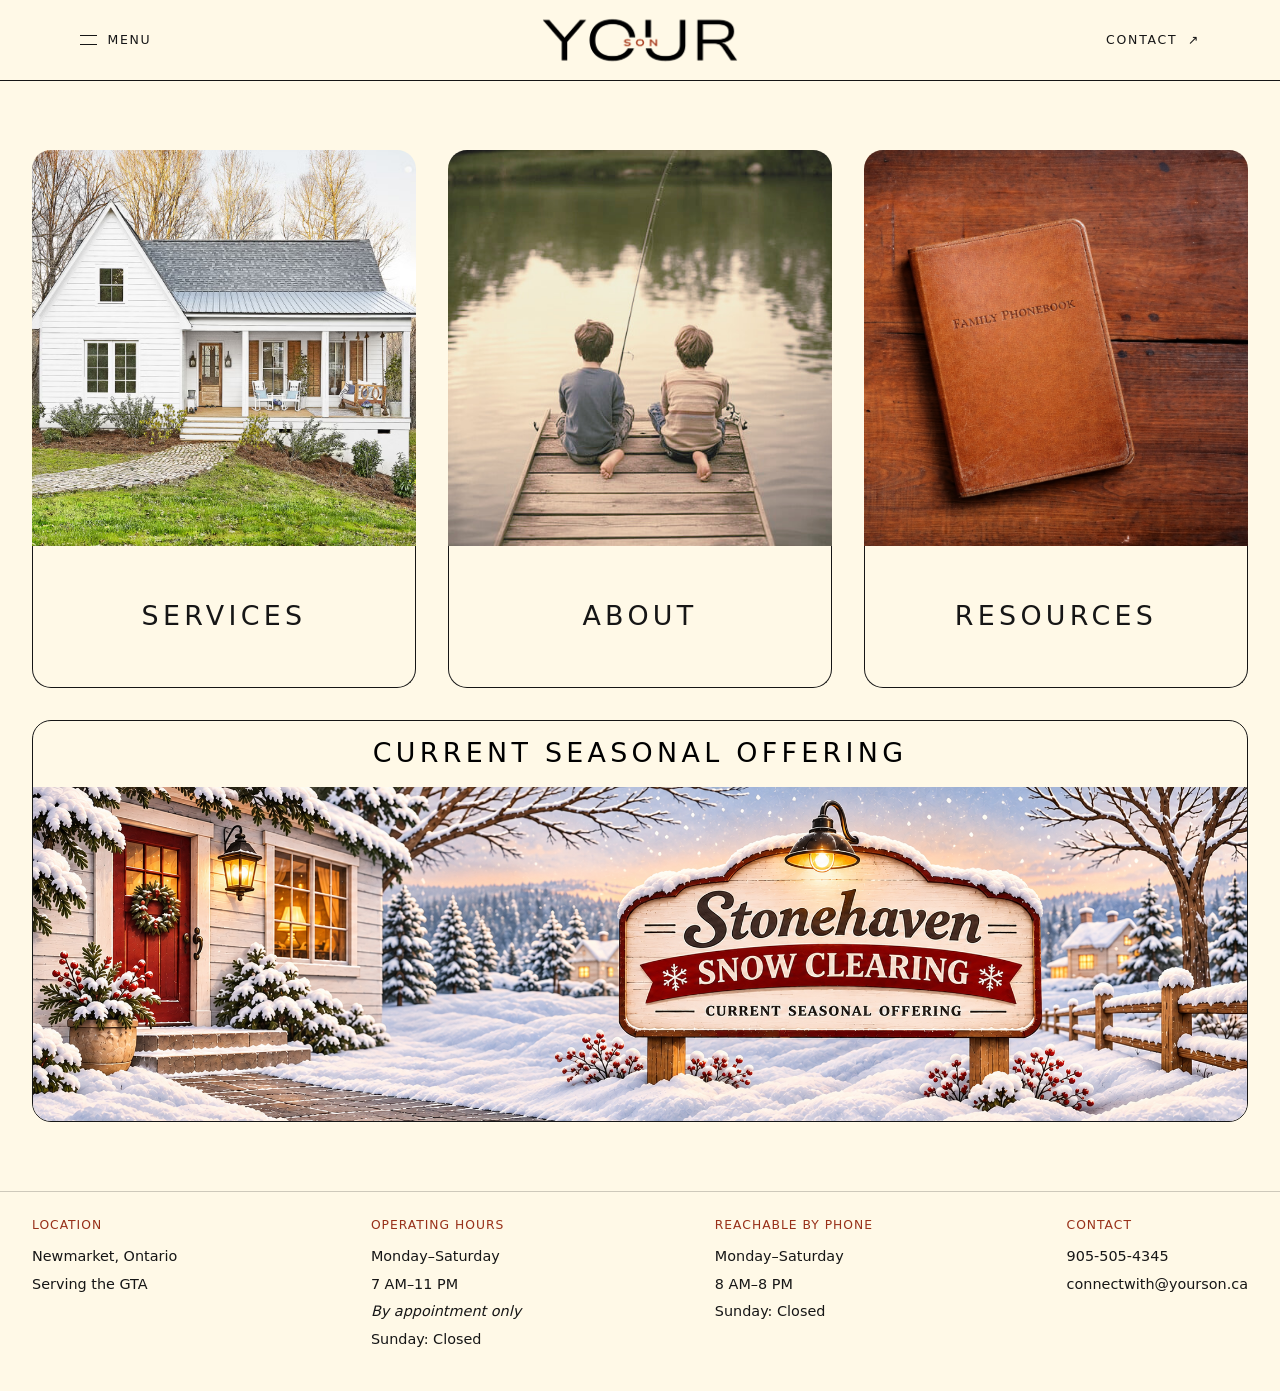
<file: index.html>
<!doctype html>
<html lang="en">
<head>
  <meta charset="utf-8">
  <meta name="viewport" content="width=device-width,initial-scale=1">
  <title>Your Son: Homepage Preview</title>
  <meta name="description" content="Explore a three-card homepage navigation concept for Your Son.">
  <link rel="stylesheet" href="assets/styles.css">
  <link rel="stylesheet" href="assets/preview.css">
  <link rel="preload" as="image" href="assets/hplogo-transparent.png">
  <script>
    if (!matchMedia('(prefers-reduced-motion: reduce)').matches && !location.hash) {
      document.documentElement.classList.add('home-intro-pending');
      window.homeIntroFallback = setTimeout(() => document.documentElement.classList.remove('home-intro-pending'), 6000);
    }
  </script>
  <script src="assets/home-intro.js" defer></script>
  <link rel="stylesheet" href="assets/footer.css">
  <link rel="stylesheet" href="assets/mobile-refinements.css">
  <link rel="stylesheet" href="assets/seasonal-offering.css">
</head>
<body class="home navigation-preview">
  <a class="preview-skip" href="#explore-grid">Skip to explore</a>
  <header class="preview-site-header" id="siteHeader" data-open="false">
    <div class="wrap">
      <nav class="preview-topbar" aria-label="Page controls">
        <button type="button" class="preview-menu-toggle" id="menuBtn" aria-expanded="false" aria-controls="siteMenu" aria-haspopup="dialog"><span class="preview-menu-lines" aria-hidden="true"></span><span>Menu</span></button>
        <a class="preview-home-logo" href="index.html" aria-label="Home" aria-current="page"><img src="assets/hplogo-transparent.png" width="2048" height="566" alt="Your Son"></a>
        <a class="preview-contact" href="contact.html">Contact <span aria-hidden="true">↗</span></a>
      </nav>
    </div>
  </header>
  <dialog id="siteMenu" class="preview-menu-drawer" aria-labelledby="siteMenuTitle">
    <div class="preview-menu-heading"><h2 id="siteMenuTitle">Menu</h2><button type="button" class="preview-menu-close" aria-label="Close menu">×</button></div>
    <nav class="preview-menu-links" aria-label="Main navigation">
      <a href="index.html" aria-current="page">Home</a>
      <details class="preview-menu-group">
        <summary>Services <span class="preview-submenu-toggle" aria-hidden="true"></span></summary>
        <div class="preview-menu-submenu">
          <a href="services.html">All Services</a>
          <a href="services.html#your-home">Your Home</a>
          <a href="services.html#your-property">Your Property</a>
          <a href="services.html#your-errands">Your Errands</a>
          <a href="services.html#your-ideas">Your Ideas</a>
        </div>
      </details>
      <details class="preview-menu-group">
        <summary>About Us <span class="preview-submenu-toggle" aria-hidden="true"></span></summary>
        <div class="preview-menu-submenu">
          <a href="about.html">About Your Son</a>
          <a href="our-work.html">Our Work</a>
        </div>
      </details>
      <details class="preview-menu-group">
        <summary>Resources <span class="preview-submenu-toggle" aria-hidden="true"></span></summary>
        <div class="preview-menu-submenu">
          <a href="phonebook.html">Family Phonebook</a>
          <a href="our-friends.html">Our Friends</a>
          <a href="goods.html">Your Goods</a>
        </div>
      </details>
      <a href="/seasonal-offering/index.html">Seasonal Offering</a>
      <details class="preview-menu-group">
        <summary>Contact <span class="preview-submenu-toggle" aria-hidden="true"></span></summary>
        <div class="preview-menu-submenu">
          <a href="contact.html">Contact Info</a>
          <a href="tel:+19055054345">905-505-4345</a>
          <a href="mailto:connectwith@yourson.ca">connectwith@yourson.ca</a>
        </div>
      </details>
    </nav>
  </dialog>
  <main id="main">
    <div class="home-intro-stage" aria-hidden="true"><img id="homeIntroLogo" src="assets/hplogo-transparent.png" width="2048" height="566" alt=""></div>
    <section id="explore-grid" aria-label="Explore Your Son">
      <div class="wrap"><div class="preview-nav-grid">
        <a class="preview-nav-card" href="services.html">
          <div class="preview-card-photo"><img src="assets/services.avif" alt="A white home with a welcoming front porch" width="1120" height="1118" loading="lazy"></div>
          <div class="preview-card-info"><h2>Services</h2></div>
        </a>
        <a class="preview-nav-card" href="about.html">
          <div class="preview-card-photo"><img src="assets/about-us.png" alt="Two boys fishing together from a wooden dock" width="512" height="512" loading="lazy"></div>
          <div class="preview-card-info"><h2>About</h2></div>
        </a>
        <a class="preview-nav-card" href="resources.html">
          <div class="preview-card-photo"><img src="assets/resources.png" alt="A leather Family Phonebook on a wooden desk" width="1536" height="1024" loading="lazy"></div>
          <div class="preview-card-info"><h2>Resources</h2></div>
        </a>
        <a class="preview-nav-card seasonal-home-card" href="/seasonal-offering/index.html">
          <div class="preview-card-info seasonal-card-heading">
            <h2>Current Seasonal Offering</h2>
          </div>
          <img class="seasonal-banner" src="assets/stonehaven-snow-clearing.png" width="2048" height="693" loading="lazy" alt="">
        </a>
      </div></div>
    </section>
  </main>
<footer class="preview-bottom-contact preview-site-footer" aria-label="Your Son location, hours and contact">
    <div class="wrap preview-footer-inner">
      <div class="preview-footer-columns">
        <div class="preview-footer-column">
          <h2 class="preview-footer-title">Location</h2>
          <p>Newmarket, Ontario</p>
          <p>Serving the GTA</p>
        </div>
        <div class="preview-footer-column">
          <h2 class="preview-footer-title">Operating Hours</h2>
          <p>Monday–Saturday</p>
          <p>7 AM–11 PM</p>
          <p class="preview-footer-note">By appointment only</p>
          <p class="preview-footer-sunday-inline">Sunday: Closed</p>
        </div>
        <div class="preview-footer-column">
          <h2 class="preview-footer-title">Reachable by Phone</h2>
          <p>Monday–Saturday</p>
          <p>8 AM–8 PM</p>
          <p class="preview-footer-sunday-inline">Sunday: Closed</p>
        </div>
        <div class="preview-footer-column">
          <h2 class="preview-footer-title">Contact</h2>
          <address class="preview-footer-contact">
            <p><a href="tel:+19055054345">905-505-4345</a></p>
            <p><a href="mailto:connectwith@yourson.ca">connectwith@<wbr>yourson.ca</a></p>
          </address>
        </div>
      </div>
      <p class="preview-footer-sunday">Sunday: Closed</p>
    </div>
  </footer>
  <dialog id="categoryDialog" class="preview-dialog" aria-labelledby="categoryTitle">
    <button type="button" class="preview-dialog-close" aria-label="Close section">×</button>
    <p class="preview-dialog-kicker">Your Son</p>
    <h2 id="categoryTitle"></h2>
    <p id="categoryDescription" class="preview-dialog-description"></p>
    <div class="preview-destination-list" id="categoryLinks"></div>
    <p class="preview-destination-note">Page links open your current website in a new tab.</p>
  </dialog>
  <script src="assets/preview.js"></script>
  <!-- Default Statcounter code for yourson http://yourson.ca
-->
<script type="text/javascript">
var sc_project=13254302; 
var sc_invisible=1; 
var sc_security="ea1b6cee"; 
</script>
<script type="text/javascript"
src="https://www.statcounter.com/counter/counter.js"
async></script>
<noscript><div class="statcounter"><a title="Web Analytics"
href="https://statcounter.com/" target="_blank"><img
class="statcounter"
src="https://c.statcounter.com/13254302/0/ea1b6cee/1/"
alt="Web Analytics"
referrerPolicy="no-referrer-when-downgrade"></a></div></noscript>
<!-- End of Statcounter Code -->
</body>
</html>
</file>
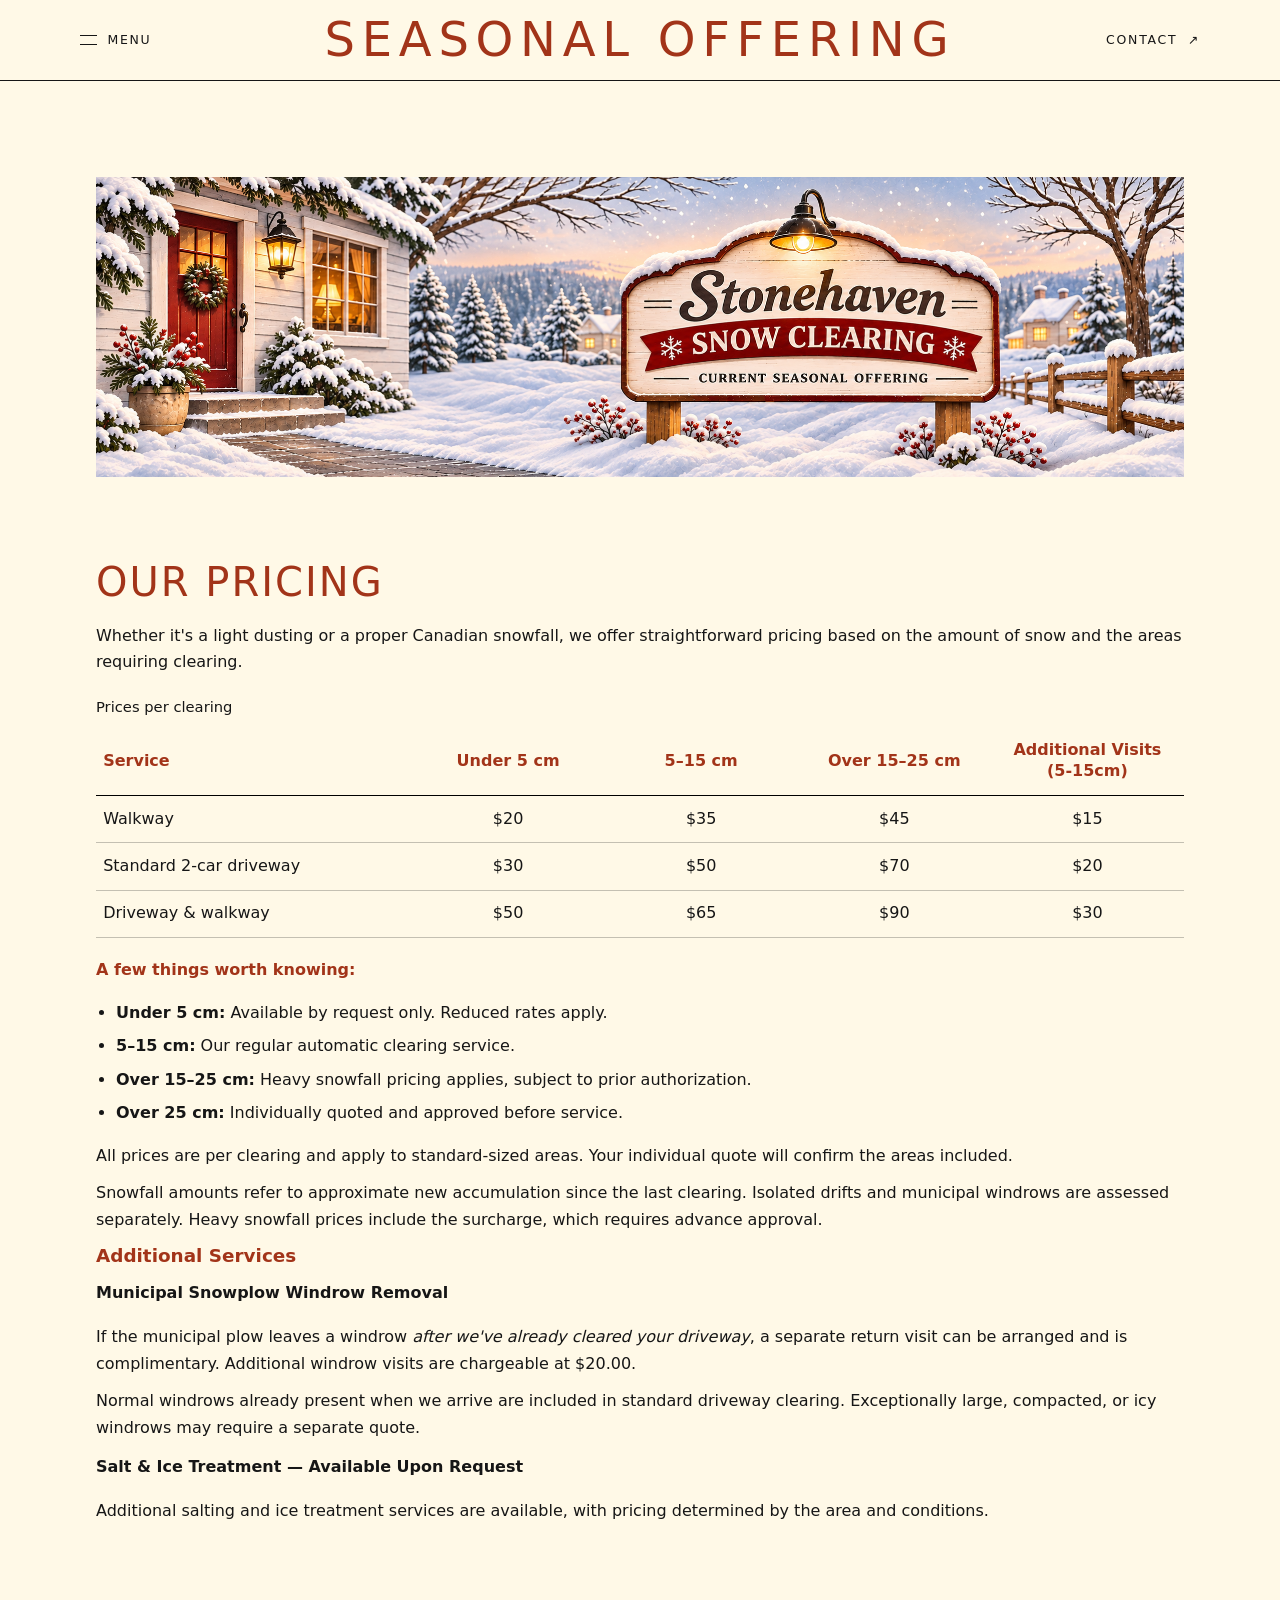
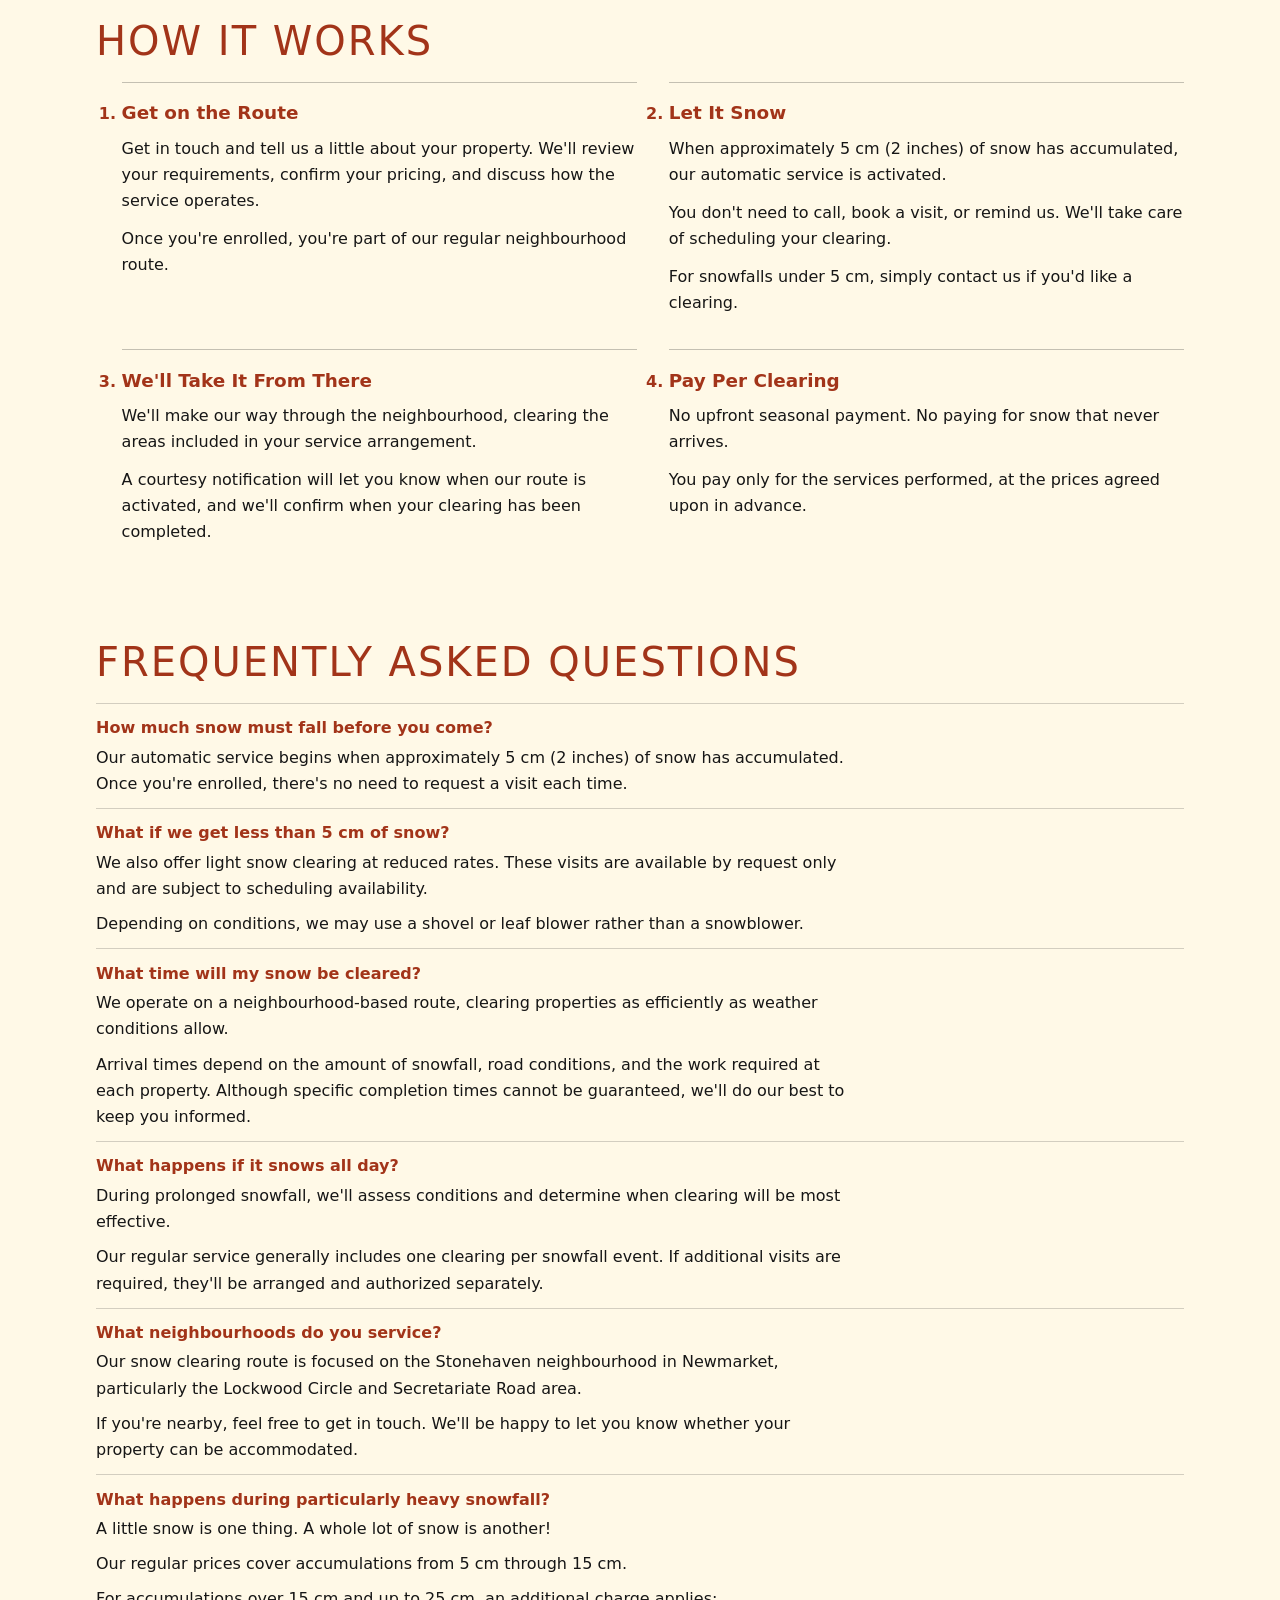
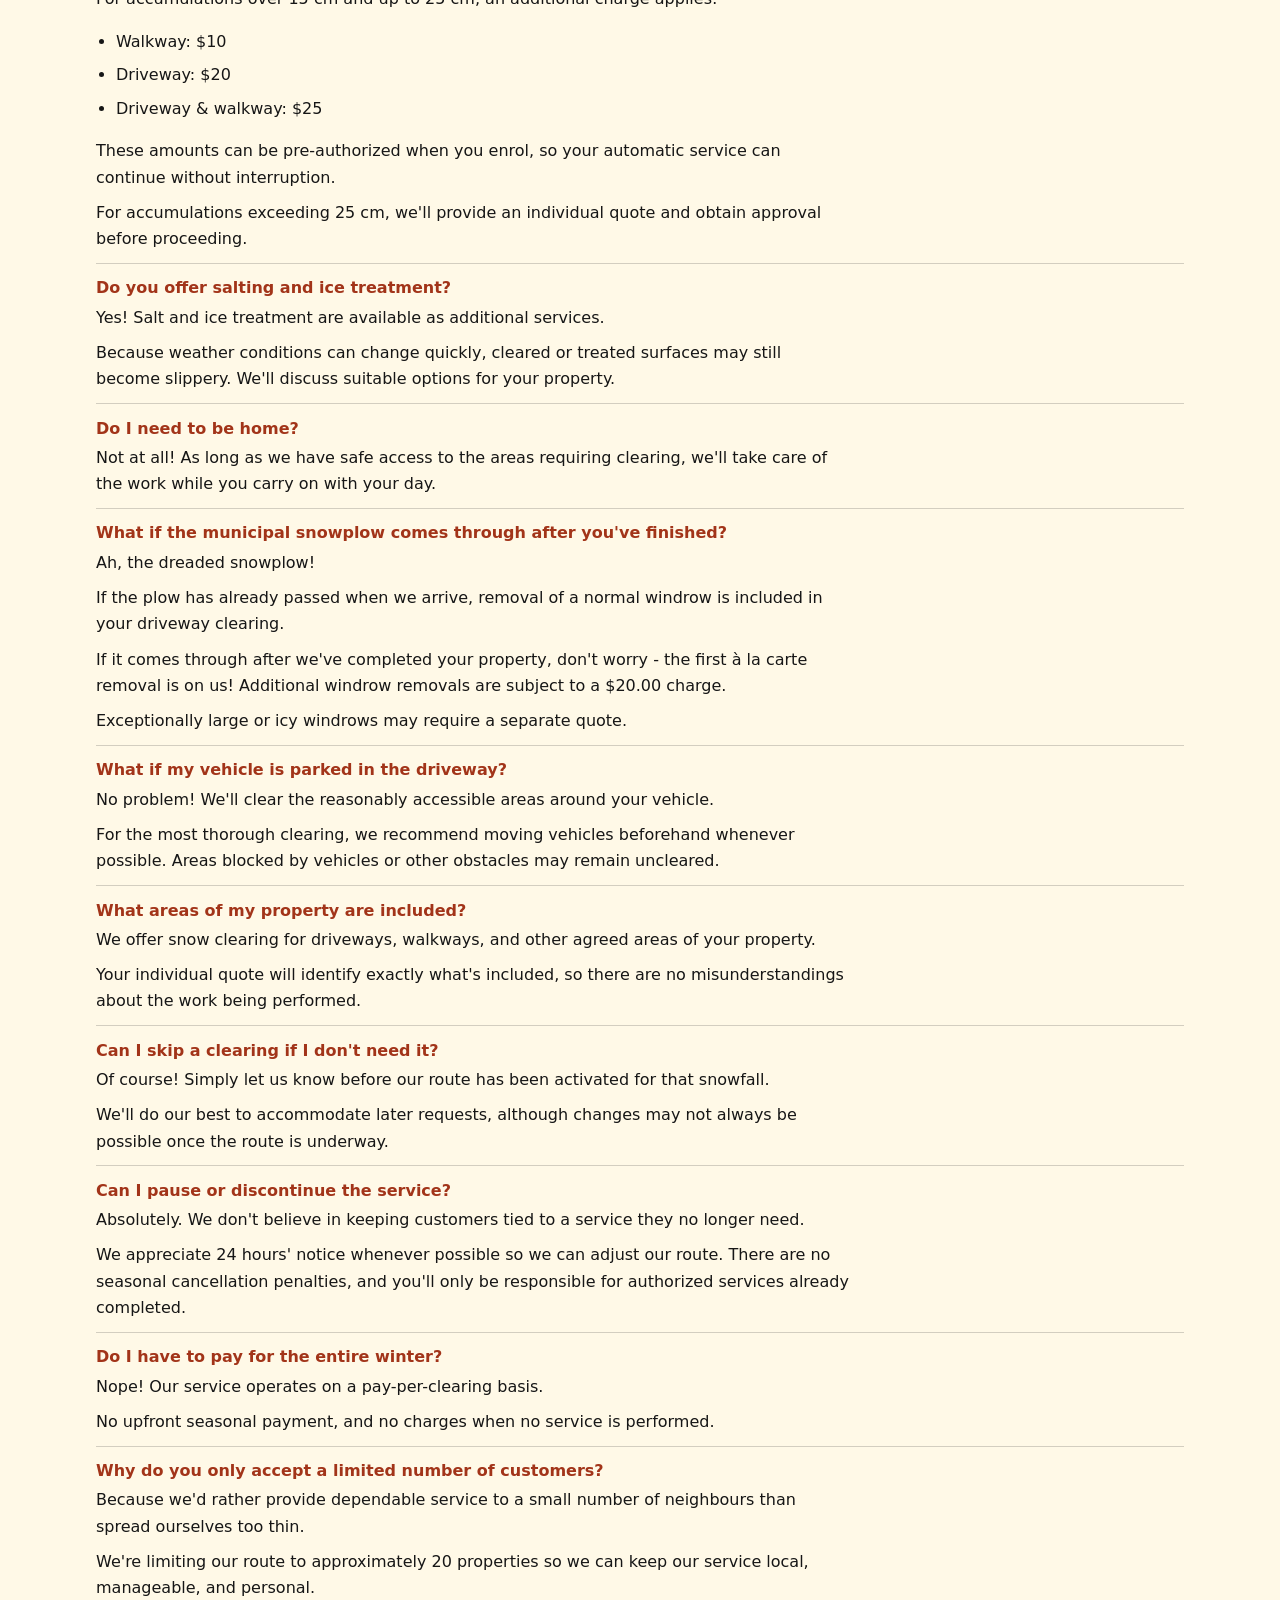
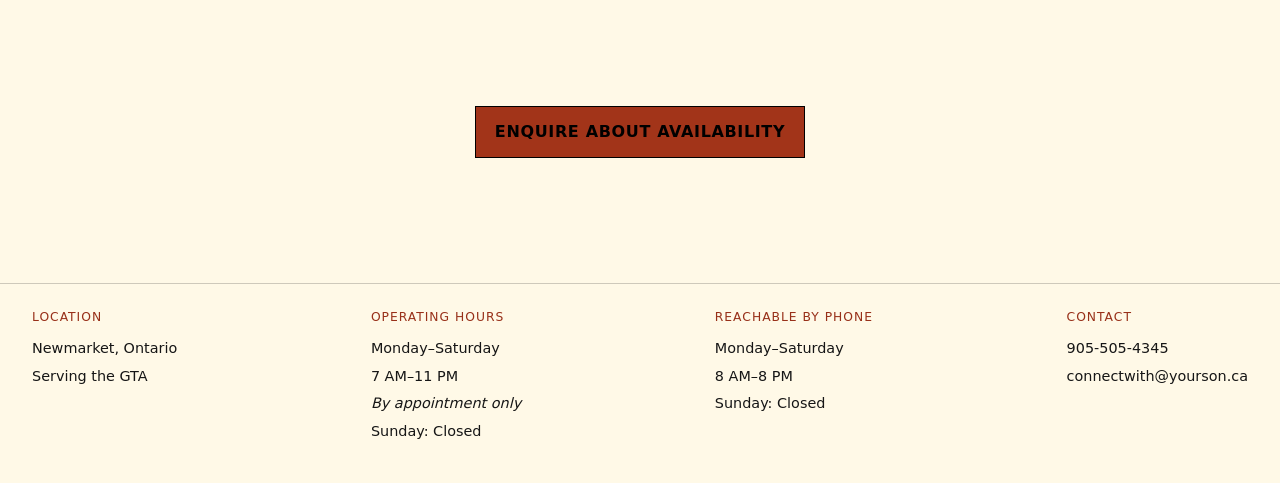
<file: seasonal-offering/index.html>
<!doctype html>
<html lang="en">
<head>
  <meta charset="utf-8">
  <meta name="viewport" content="width=device-width,initial-scale=1">
  <meta name="description" content="Neighbourhood snow removal in Stonehaven, Newmarket. Automatic clearing from 5 cm, pay-per-clearing pricing, and optional light snow and windrow removal.">
  <link rel="stylesheet" href="/assets/styles.css">
  <link rel="stylesheet" href="/assets/preview.css">
  <link rel="stylesheet" href="/assets/footer.css">
  <link rel="stylesheet" href="/assets/mobile-refinements.css">
  <link rel="stylesheet" href="/assets/seasonal-offering.css">
</head>
<body class="navigation-preview seasonal-page">
  <a class="preview-skip" href="#main">Skip to snow clearing information</a>
  <header class="preview-site-header" id="siteHeader" data-open="false">
    <div class="wrap">
      <nav class="preview-topbar" aria-label="Page controls">
        <button type="button" class="preview-menu-toggle" id="menuBtn" aria-expanded="false" aria-controls="siteMenu" aria-haspopup="dialog"><span class="preview-menu-lines" aria-hidden="true"></span><span>Menu</span></button>
        <h1 class="preview-page-title"><a class="preview-title-home" href="/index.html" title="Go to home page">SEASONAL OFFERING</a></h1>
        <a class="preview-contact" href="/contact.html">Contact <span aria-hidden="true">↗</span></a>
      </nav>
    </div>
  </header>
  <dialog id="siteMenu" class="preview-menu-drawer" aria-labelledby="siteMenuTitle">
    <div class="preview-menu-heading"><h2 id="siteMenuTitle">Menu</h2><button type="button" class="preview-menu-close" aria-label="Close menu">×</button></div>
    <nav class="preview-menu-links" aria-label="Main navigation">
      <a href="/index.html">Home</a>
      <details class="preview-menu-group">
        <summary>Services <span class="preview-submenu-toggle" aria-hidden="true"></span></summary>
        <div class="preview-menu-submenu">
          <a href="/services.html">All Services</a>
          <a href="/services.html#your-home">Your Home</a>
          <a href="/services.html#your-property">Your Property</a>
          <a href="/services.html#your-errands">Your Errands</a>
          <a href="/services.html#your-ideas">Your Ideas</a>
        </div>
      </details>
      <details class="preview-menu-group">
        <summary>About Us <span class="preview-submenu-toggle" aria-hidden="true"></span></summary>
        <div class="preview-menu-submenu">
          <a href="/about.html">About Your Son</a>
          <a href="/our-work.html">Our Work</a>
        </div>
      </details>
      <details class="preview-menu-group">
        <summary>Resources <span class="preview-submenu-toggle" aria-hidden="true"></span></summary>
        <div class="preview-menu-submenu">
          <a href="/phonebook.html">Family Phonebook</a>
          <a href="/our-friends.html">Our Friends</a>
          <a href="/goods.html">Your Goods</a>
        </div>
      </details>
      <a href="/seasonal-offering/index.html" aria-current="page">Seasonal Offering</a>
      <details class="preview-menu-group">
        <summary>Contact <span class="preview-submenu-toggle" aria-hidden="true"></span></summary>
        <div class="preview-menu-submenu">
          <a href="/contact.html">Contact Info</a>
          <a href="tel:+19055054345">905-505-4345</a>
          <a href="mailto:connectwith@yourson.ca">connectwith@yourson.ca</a>
        </div>
      </details>
    </nav>
  </dialog>
  <main id="main" class="seasonal-main">
  <section class="seasonal-intro" aria-labelledby="stonehaven-title">
    <img class="seasonal-banner" src="/assets/stonehaven-snow-clearing.png" width="2048" height="693" alt="Stonehaven Snow Clearing winter illustration">
  </section>

  <section aria-labelledby="pricing-title">
    <h2 id="pricing-title">OUR PRICING</h2>
    <p>Whether it's a light dusting or a proper Canadian snowfall, we offer straightforward pricing based on the amount of snow and the areas requiring clearing.</p>
    <table class="seasonal-prices">
      <caption>Prices per clearing</caption>
      <thead>
        <tr><th scope="col">Service</th><th scope="col">Under 5 cm</th><th scope="col">5–15 cm</th><th scope="col">Over 15–25 cm</th><th scope="col">Additional Visits <br>(5-15cm)</th></tr>
      </thead>
      <tbody>
        <tr><th scope="row">Walkway</th><td>$20</td><td>$35</td><td>$45</td><td>$15</td></tr>
        <tr><th scope="row">Standard 2-car driveway</th><td>$30</td><td>$50</td><td>$70</td><td>$20</td></tr>
        <tr><th scope="row">Driveway &amp; walkway</th><td>$50</td><td>$65</td><td>$90</td><td>$30</td></tr>
      </tbody>
    </table>
    <p class="seasonal-notes-heading"><strong>A few things worth knowing:</strong></p>
    <ul class="seasonal-notes">
      <li><strong>Under 5 cm:</strong> Available by request only. Reduced rates apply.</li>
      <li><strong>5–15 cm:</strong> Our regular automatic clearing service.</li>
      <li><strong>Over 15–25 cm:</strong> Heavy snowfall pricing applies, subject to prior authorization.</li>
      <li><strong>Over 25 cm:</strong> Individually quoted and approved before service.</li>
    </ul>
    <p>All prices are per clearing and apply to standard-sized areas. Your individual quote will confirm the areas included.</p>
    <p>Snowfall amounts refer to approximate new accumulation since the last clearing. Isolated drifts and municipal windrows are assessed separately. Heavy snowfall prices include the surcharge, which requires advance approval.</p>
    <h3 class="seasonal-additional-heading">Additional Services</h3>
    <h4>Municipal Snowplow Windrow Removal</h4>
    <p>If the municipal plow leaves a windrow <em>after we've already cleared your driveway</em>, a separate return visit can be arranged and is complimentary. Additional windrow visits are chargeable at $20.00.</p>
    <p>Normal windrows already present when we arrive are included in standard driveway clearing. Exceptionally large, compacted, or icy windrows may require a separate quote.</p>
    <h4>Salt &amp; Ice Treatment — Available Upon Request</h4>
    <p>Additional salting and ice treatment services are available, with pricing determined by the area and conditions.</p>
  </section>

  <section aria-labelledby="how-title">
    <h2 id="how-title">HOW IT WORKS</h2>
    <ol class="seasonal-steps">
      <li>
        <h3>Get on the Route</h3>
        <p>Get in touch and tell us a little about your property. We'll review your requirements, confirm your pricing, and discuss how the service operates.</p>
        <p>Once you're enrolled, you're part of our regular neighbourhood route.</p>
      </li>
      <li>
        <h3>Let It Snow</h3>
        <p>When approximately 5 cm (2 inches) of snow has accumulated, our automatic service is activated.</p>
        <p>You don't need to call, book a visit, or remind us. We'll take care of scheduling your clearing.</p>
        <p>For snowfalls under 5 cm, simply contact us if you'd like a clearing.</p>
      </li>
      <li>
        <h3>We'll Take It From There</h3>
        <p>We'll make our way through the neighbourhood, clearing the areas included in your service arrangement.</p>
        <p>A courtesy notification will let you know when our route is activated, and we'll confirm when your clearing has been completed.</p>
      </li>
      <li>
        <h3>Pay Per Clearing</h3>
        <p>No upfront seasonal payment. No paying for snow that never arrives.</p>
        <p>You pay only for the services performed, at the prices agreed upon in advance.</p>
      </li>
    </ol>
  </section>

  <section aria-labelledby="faq-title">
    <h2 id="faq-title">FREQUENTLY ASKED QUESTIONS</h2>
    <div class="seasonal-faq-group">
      <article>
        <h4>How much snow must fall before you come?</h4>
        <p>Our automatic service begins when approximately 5 cm (2 inches) of snow has accumulated. Once you're enrolled, there's no need to request a visit each time.</p>
      </article>
      <article>
        <h4>What if we get less than 5 cm of snow?</h4>
        <p>We also offer light snow clearing at reduced rates. These visits are available by request only and are subject to scheduling availability.</p>
        <p>Depending on conditions, we may use a shovel or leaf blower rather than a snowblower.</p>
      </article>
      <article>
        <h4>What time will my snow be cleared?</h4>
        <p>We operate on a neighbourhood-based route, clearing properties as efficiently as weather conditions allow.</p>
        <p>Arrival times depend on the amount of snowfall, road conditions, and the work required at each property. Although specific completion times cannot be guaranteed, we'll do our best to keep you informed.</p>
      </article>
      <article>
        <h4>What happens if it snows all day?</h4>
        <p>During prolonged snowfall, we'll assess conditions and determine when clearing will be most effective.</p>
        <p>Our regular service generally includes one clearing per snowfall event. If additional visits are required, they'll be arranged and authorized separately.</p>
      </article>
      <article>
        <h4>What neighbourhoods do you service?</h4>
        <p>Our snow clearing route is focused on the Stonehaven neighbourhood in Newmarket, particularly the Lockwood Circle and Secretariate Road area.</p>
        <p>If you're nearby, feel free to get in touch. We'll be happy to let you know whether your property can be accommodated.</p>
      </article>
      <article>
        <h4>What happens during particularly heavy snowfall?</h4>
        <p>A little snow is one thing. A whole lot of snow is another!</p>
        <p>Our regular prices cover accumulations from 5 cm through 15 cm.</p>
        <p>For accumulations over 15 cm and up to 25 cm, an additional charge applies:</p>
        <ul class="seasonal-notes">
          <li>Walkway: $10</li>
          <li>Driveway: $20</li>
          <li>Driveway &amp; walkway: $25</li>
        </ul>
        <p>These amounts can be pre-authorized when you enrol, so your automatic service can continue without interruption.</p>
        <p>For accumulations exceeding 25 cm, we'll provide an individual quote and obtain approval before proceeding.</p>
      </article>
      <article>
        <h4>Do you offer salting and ice treatment?</h4>
        <p>Yes! Salt and ice treatment are available as additional services.</p>
        <p>Because weather conditions can change quickly, cleared or treated surfaces may still become slippery. We'll discuss suitable options for your property.</p>
      </article>
      <article>
        <h4>Do I need to be home?</h4>
        <p>Not at all! As long as we have safe access to the areas requiring clearing, we'll take care of the work while you carry on with your day.</p>
      </article>
      <article>
        <h4>What if the municipal snowplow comes through after you've finished?</h4>
        <p>Ah, the dreaded snowplow!</p>
        <p>If the plow has already passed when we arrive, removal of a normal windrow is included in your driveway clearing.</p>
        <p>If it comes through after we've completed your property, don't worry - the first à la carte removal is on us! Additional windrow removals are subject to a $20.00 charge.</p>
        <p>Exceptionally large or icy windrows may require a separate quote.</p>
      </article>
      <article>
        <h4>What if my vehicle is parked in the driveway?</h4>
        <p>No problem! We'll clear the reasonably accessible areas around your vehicle.</p>
        <p>For the most thorough clearing, we recommend moving vehicles beforehand whenever possible. Areas blocked by vehicles or other obstacles may remain uncleared.</p>
      </article>
      <article>
        <h4>What areas of my property are included?</h4>
        <p>We offer snow clearing for driveways, walkways, and other agreed areas of your property.</p>
        <p>Your individual quote will identify exactly what's included, so there are no misunderstandings about the work being performed.</p>
      </article>

      <article>
        <h4>Can I skip a clearing if I don't need it?</h4>
        <p>Of course! Simply let us know before our route has been activated for that snowfall.</p>
        <p>We'll do our best to accommodate later requests, although changes may not always be possible once the route is underway.</p>
      </article>
      <article>
        <h4>Can I pause or discontinue the service?</h4>
        <p>Absolutely. We don't believe in keeping customers tied to a service they no longer need.</p>
        <p>We appreciate 24 hours' notice whenever possible so we can adjust our route. There are no seasonal cancellation penalties, and you'll only be responsible for authorized services already completed.</p>
      </article>
      <article>
        <h4>Do I have to pay for the entire winter?</h4>
        <p>Nope! Our service operates on a pay-per-clearing basis.</p>
        <p>No upfront seasonal payment, and no charges when no service is performed.</p>
      </article>
      <article>
        <h4>Why do you only accept a limited number of customers?</h4>
        <p>Because we'd rather provide dependable service to a small number of neighbours than spread ourselves too thin.</p>
        <p>We're limiting our route to approximately 20 properties so we can keep our service local, manageable, and personal.</p>
      </article>
    </div>
  </section>


  <section class="seasonal-contact" aria-labelledby="seasonal-contact-title">
    <a class="seasonal-cta" href="/contact.html">ENQUIRE ABOUT AVAILABILITY</a>
  </section>
</main>
  <footer class="preview-bottom-contact preview-site-footer" aria-label="Your Son location, hours and contact">
    <div class="wrap preview-footer-inner">
      <div class="preview-footer-columns">
        <div class="preview-footer-column">
          <h2 class="preview-footer-title">Location</h2>
          <p>Newmarket, Ontario</p>
          <p>Serving the GTA</p>
        </div>
        <div class="preview-footer-column">
          <h2 class="preview-footer-title">Operating Hours</h2>
          <p>Monday–Saturday</p>
          <p>7 AM–11 PM</p>
          <p class="preview-footer-note">By appointment only</p>
          <p class="preview-footer-sunday-inline">Sunday: Closed</p>
        </div>
        <div class="preview-footer-column">
          <h2 class="preview-footer-title">Reachable by Phone</h2>
          <p>Monday–Saturday</p>
          <p>8 AM–8 PM</p>
          <p class="preview-footer-sunday-inline">Sunday: Closed</p>
        </div>
        <div class="preview-footer-column">
          <h2 class="preview-footer-title">Contact</h2>
          <address class="preview-footer-contact">
            <p><a href="tel:+19055054345">905-505-4345</a></p>
            <p><a href="mailto:connectwith@yourson.ca">connectwith@<wbr>yourson.ca</a></p>
          </address>
        </div>
      </div>
      <p class="preview-footer-sunday">Sunday: Closed</p>
    </div>
  </footer>
  <dialog id="categoryDialog" class="preview-dialog" aria-labelledby="categoryTitle">
    <button type="button" class="preview-dialog-close" aria-label="Close section">×</button>
    <p class="preview-dialog-kicker">Your Son</p><h2 id="categoryTitle"></h2><p id="categoryDescription" class="preview-dialog-description"></p><div class="preview-destination-list" id="categoryLinks"></div><p class="preview-destination-note">Page links open your current website in a new tab.</p>
  </dialog>
  <script src="/assets/preview.js"></script>
  <!-- Default Statcounter code for yourson http://yourson.ca
-->
<script type="text/javascript">
var sc_project=13254302; 
var sc_invisible=1; 
var sc_security="ea1b6cee"; 
</script>
<script type="text/javascript"
src="https://www.statcounter.com/counter/counter.js"
async></script>
<noscript><div class="statcounter"><a title="Web Analytics"
href="https://statcounter.com/" target="_blank"><img
class="statcounter"
src="https://c.statcounter.com/13254302/0/ea1b6cee/1/"
alt="Web Analytics"
referrerPolicy="no-referrer-when-downgrade"></a></div></noscript>
<!-- End of Statcounter Code -->
</body>
</html>
</file>
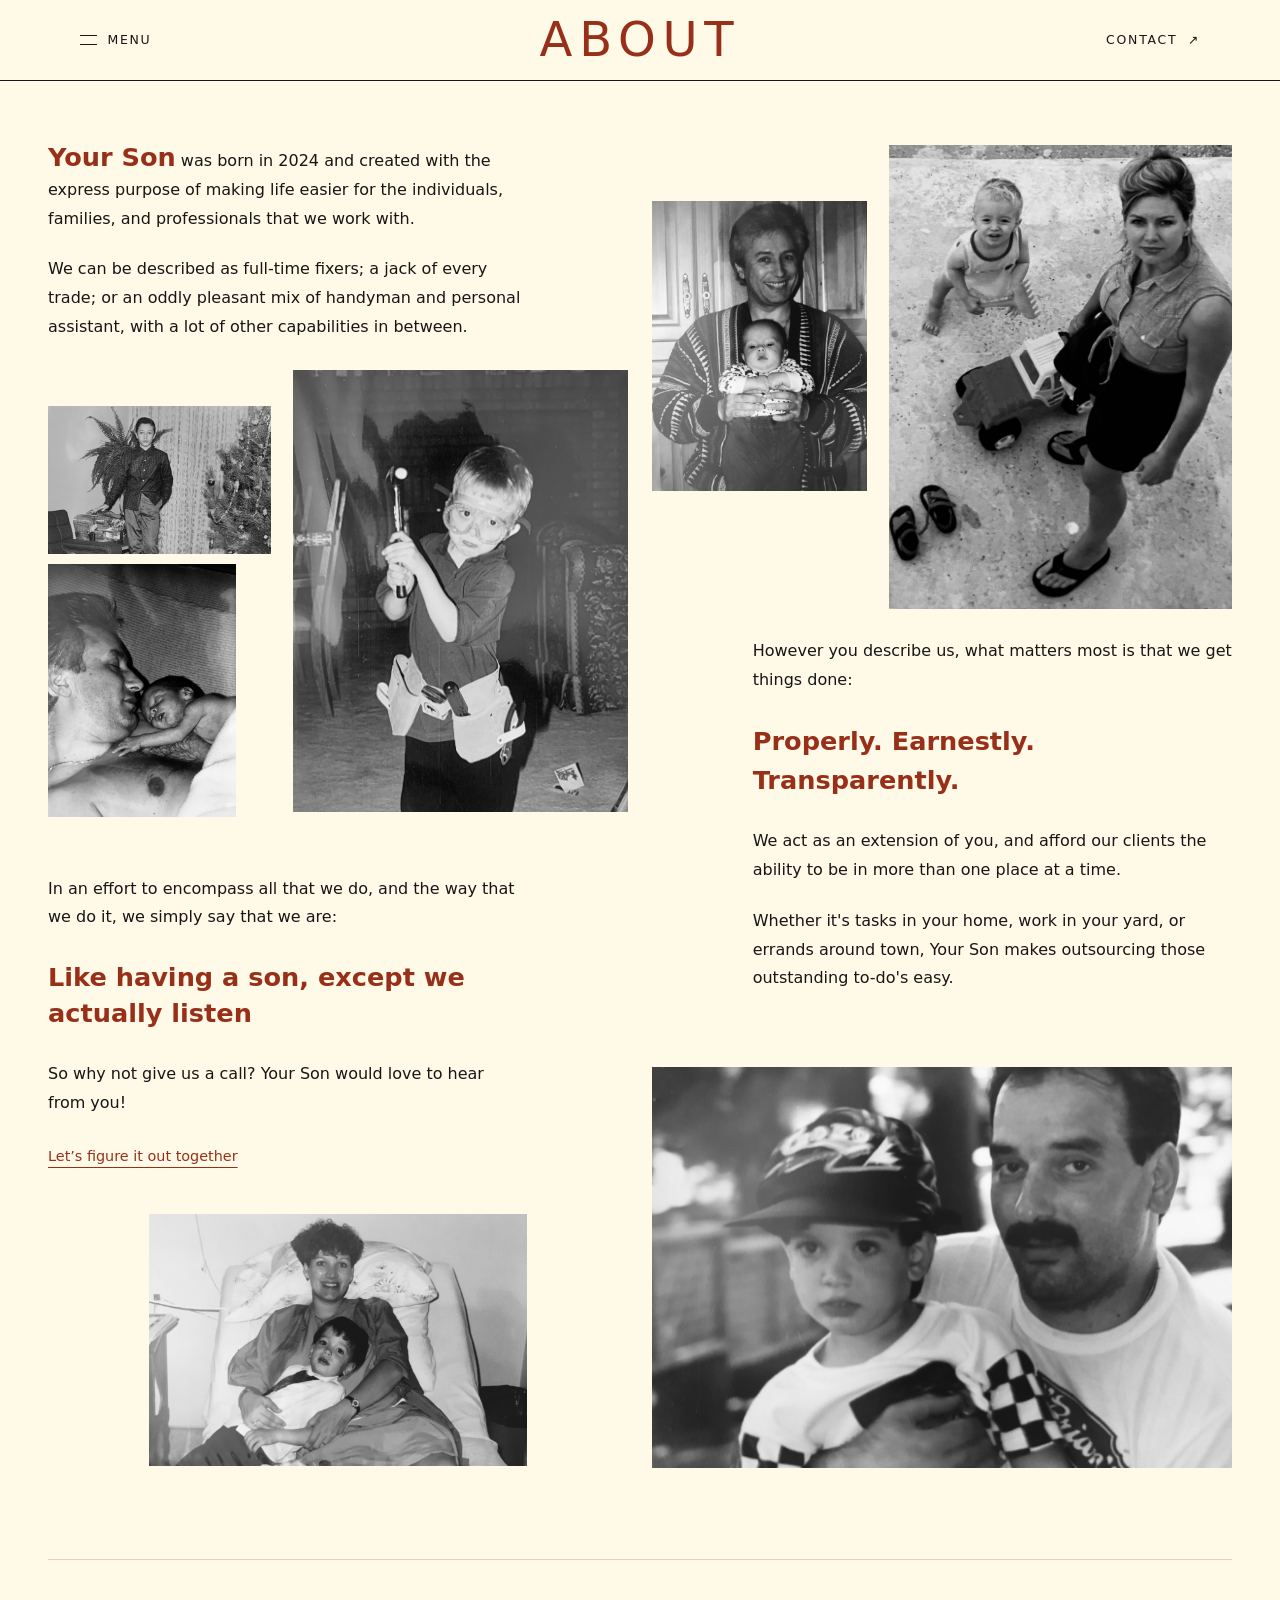
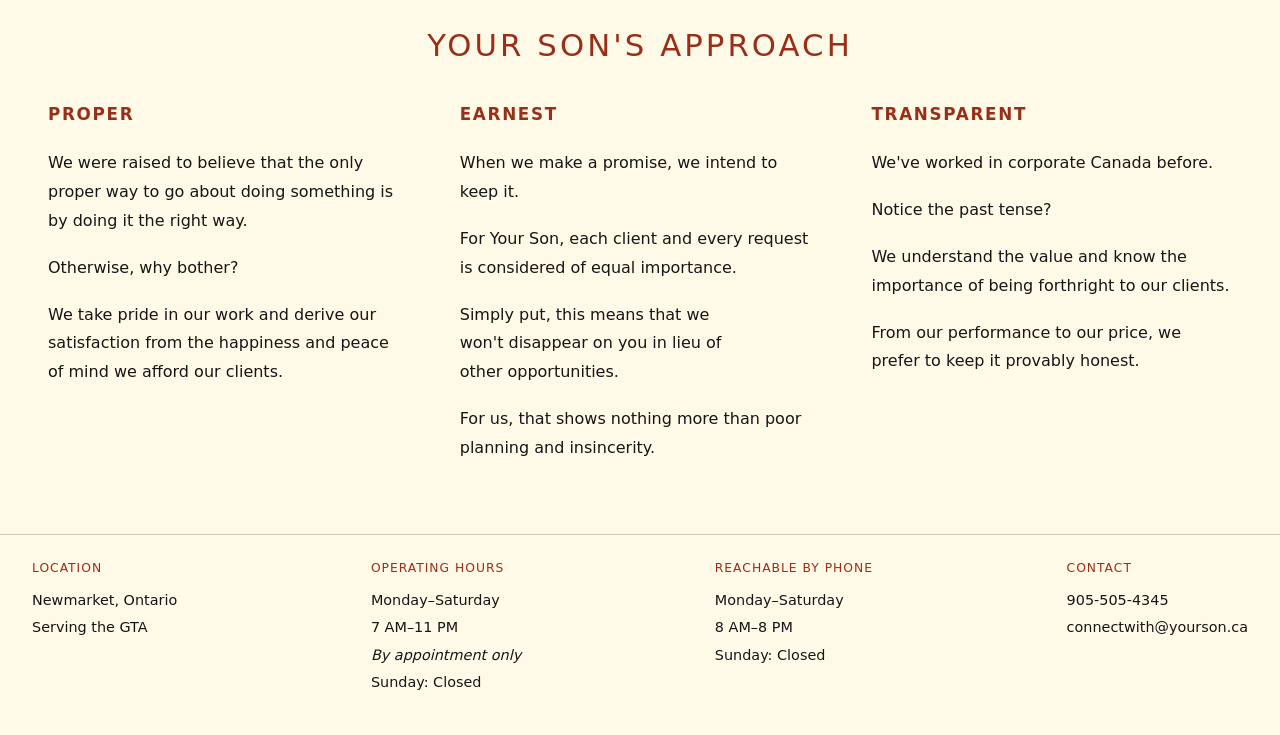
<file: about.html>
<!doctype html>
<html lang="en">
<head>
  <meta charset="utf-8">
  <meta name="viewport" content="width=device-width,initial-scale=1">
  <title>Your Son: About</title>
  <meta name="description" content="The story behind Your Son, and our proper, earnest, and transparent approach to making life easier.">
  <link rel="stylesheet" href="assets/styles.css">
  <link rel="stylesheet" href="assets/preview.css">
  <link rel="stylesheet" href="assets/about.css">
  <link rel="stylesheet" href="assets/about-mirrored.css">
  <link rel="stylesheet" href="assets/footer.css">
  <link rel="stylesheet" href="assets/mobile-refinements.css">
</head>
<body class="navigation-preview about-page">
  <a class="preview-skip" href="#our-story">Skip to our story</a>
  <header class="preview-site-header" id="siteHeader" data-open="false">
    <div class="wrap">
      <nav class="preview-topbar" aria-label="Page controls">
        <button type="button" class="preview-menu-toggle" id="menuBtn" aria-expanded="false" aria-controls="siteMenu" aria-haspopup="dialog"><span class="preview-menu-lines" aria-hidden="true"></span><span>Menu</span></button>
        <h1 class="preview-page-title"><a class="preview-title-home" href="index.html" title="Go to home page">ABOUT</a></h1>
        <a class="preview-contact" href="contact.html">Contact <span aria-hidden="true">↗</span></a>
      </nav>
    </div>
  </header>
  <dialog id="siteMenu" class="preview-menu-drawer" aria-labelledby="siteMenuTitle">
    <div class="preview-menu-heading"><h2 id="siteMenuTitle">Menu</h2><button type="button" class="preview-menu-close" aria-label="Close menu">×</button></div>
    <nav class="preview-menu-links" aria-label="Main navigation">
      <a href="index.html">Home</a>
      <details class="preview-menu-group">
        <summary>Services <span class="preview-submenu-toggle" aria-hidden="true"></span></summary>
        <div class="preview-menu-submenu">
          <a href="services.html">All Services</a>
          <a href="services.html#your-home">Your Home</a>
          <a href="services.html#your-property">Your Property</a>
          <a href="services.html#your-errands">Your Errands</a>
          <a href="services.html#your-ideas">Your Ideas</a>
        </div>
      </details>
      <details class="preview-menu-group">
        <summary>About Us <span class="preview-submenu-toggle" aria-hidden="true"></span></summary>
        <div class="preview-menu-submenu">
          <a href="about.html" aria-current="page">About Your Son</a>
          <a href="our-work.html">Our Work</a>
        </div>
      </details>
      <details class="preview-menu-group">
        <summary>Resources <span class="preview-submenu-toggle" aria-hidden="true"></span></summary>
        <div class="preview-menu-submenu">
          <a href="phonebook.html">Family Phonebook</a>
          <a href="our-friends.html">Our Friends</a>
          <a href="goods.html">Your Goods</a>
        </div>
      </details>
      <a href="/seasonal-offering/index.html">Seasonal Offering</a>
      <details class="preview-menu-group">
        <summary>Contact <span class="preview-submenu-toggle" aria-hidden="true"></span></summary>
        <div class="preview-menu-submenu">
          <a href="contact.html">Contact Info</a>
          <a href="tel:+19055054345">905-505-4345</a>
          <a href="mailto:connectwith@yourson.ca">connectwith@yourson.ca</a>
        </div>
      </details>
    </nav>
  </dialog>
  <main id="main" class="about-main">
    <section class="about-story" id="our-story" aria-label="Our story">
      <div class="about-story-copy about-story-copy--introduction">
          <p><span class="about-brand-name">Your Son</span> was born in 2024 and created with the express purpose of making life easier for the individuals, families, and professionals that we work with.</p>
          <p>We can be described as full-time fixers; a jack of every trade; or an oddly pleasant mix of handyman and personal assistant, with a lot of other capabilities in between.</p>
        </div>
      <div class="about-photo-group about-photo-group--introduction">
          <figure class="about-photo about-photo--primary"><img src="assets/about-photos/family-beach-clean.png" width="681" height="920" alt="A woman standing beside a toddler and a toy truck" fetchpriority="high" style="aspect-ratio: 681 / 920; object-fit: cover;"></figure>
          <figure class="about-photo about-photo--supporting"><img src="assets/about-photos/family-woman-baby-clean.png" width="681" height="920" alt="An adult holding a baby in front of the kitchen cupboards" loading="lazy" style="aspect-ratio: 681 / 920; object-fit: cover;"></figure>
        </div>
      <div class="about-story-copy about-story-copy--purpose">
          <p>However you describe us, what matters most is that we get things done:</p>
          <p class="about-signature"><strong>Properly. Earnestly. Transparently.</strong></p>
          <p>We act as an extension of you, and afford our clients the ability to be in more than one place at a time.</p>
          <p>Whether it's tasks in your home, work in your yard, or errands around town, Your Son makes outsourcing those outstanding to-do's easy.</p>
        </div>
      <div class="about-photo-group about-photo-group--purpose">
          <figure class="about-photo about-photo--primary"><img src="assets/about-photos/child-toolbelt-clean.png" width="696" height="919" alt="A young boy wearing safety goggles and a toolbelt, holding a hammer" loading="lazy" style="aspect-ratio: 696 / 919; object-fit: cover;"></figure>
          <figure class="about-photo about-photo--christmas"><img src="assets/about-photos/family-christmas-clean.png" width="1385" height="920" alt="A young person standing beside the Christmas tree" loading="lazy" style="aspect-ratio: 1385 / 920; object-fit: cover;"></figure>
          <figure class="about-photo about-photo--newborn"><img src="assets/about-photos/family-father-baby-clean.png" width="681" height="920" alt="A newborn resting on an adult's chest" loading="lazy" style="aspect-ratio: 681 / 920; object-fit: cover;"></figure>
        </div>
      <div class="about-story-copy about-story-copy--philosophy">
          <p>In an effort to encompass all that we do, and the way that we do it, we simply say that we are:</p>
          <p class="about-signature about-signature--philosophy"><strong>Like having a son, except we actually listen</strong></p>
          <p>So why not give us a call? Your Son would love to hear from you!</p>
          <a class="about-contact-link" href="contact.html">Let’s figure it out together</a>
        </div>
      <div class="about-photo-group about-photo-group--philosophy">
          <figure class="about-photo about-photo--primary"><img src="assets/about-photos/family-father-child-clean.png" width="683" height="473" alt="An adult holding a young child wearing a baseball cap" loading="lazy" style="aspect-ratio: 683 / 473; object-fit: cover;"></figure>
          <figure class="about-photo about-photo--supporting"><img src="assets/about-photos/family-together-clean.png" width="681" height="453" alt="An adult reclining with a young child" loading="lazy" style="aspect-ratio: 681 / 453; object-fit: cover;"></figure>
        </div>
    </section>
    <section class="about-approach" id="our-approach" aria-labelledby="approach-title">
      <h2 class="about-section-heading" id="approach-title">Your Son's Approach</h2>
      <div class="about-values">
        <article class="about-value">
          <h3>Proper</h3>
          <p>We were raised to believe that the only proper way to go about doing something is by doing it the right way.</p>
          <p>Otherwise, why bother?</p>
          <p>We take pride in our work and derive our satisfaction from the happiness and peace of mind we afford our clients.</p>
        </article>
        <article class="about-value">
          <h3>Earnest</h3>
          <p>When we make a promise, we intend to keep it.</p>
          <p>For Your Son, each client and every request is considered of equal importance.</p>
          <p>Simply put, this means that we won't disappear on you in lieu of other opportunities.</p>
          <p>For us, that shows nothing more than poor planning and insincerity.</p>
        </article>
        <article class="about-value">
          <h3>Transparent</h3>
          <p>We've worked in corporate Canada before.</p>
          <p>Notice the past tense?</p>
          <p>We understand the value and know the importance of being forthright to our clients.</p>
          <p>From our performance to our price, we prefer to keep it provably honest.</p>
        </article>
      </div>
    </section>
  </main>
  <footer class="preview-bottom-contact preview-site-footer" aria-label="Your Son location, hours and contact">
    <div class="wrap preview-footer-inner">
      <div class="preview-footer-columns">
        <div class="preview-footer-column">
          <h2 class="preview-footer-title">Location</h2>
          <p>Newmarket, Ontario</p>
          <p>Serving the GTA</p>
        </div>
        <div class="preview-footer-column">
          <h2 class="preview-footer-title">Operating Hours</h2>
          <p>Monday–Saturday</p>
          <p>7 AM–11 PM</p>
          <p class="preview-footer-note">By appointment only</p>
          <p class="preview-footer-sunday-inline">Sunday: Closed</p>
        </div>
        <div class="preview-footer-column">
          <h2 class="preview-footer-title">Reachable by Phone</h2>
          <p>Monday–Saturday</p>
          <p>8 AM–8 PM</p>
          <p class="preview-footer-sunday-inline">Sunday: Closed</p>
        </div>
        <div class="preview-footer-column">
          <h2 class="preview-footer-title">Contact</h2>
          <address class="preview-footer-contact">
            <p><a href="tel:+19055054345">905-505-4345</a></p>
            <p><a href="mailto:connectwith@yourson.ca">connectwith@<wbr>yourson.ca</a></p>
          </address>
        </div>
      </div>
      <p class="preview-footer-sunday">Sunday: Closed</p>
    </div>
  </footer>
  <dialog id="categoryDialog" class="preview-dialog" aria-labelledby="categoryTitle">
    <button type="button" class="preview-dialog-close" aria-label="Close section">×</button>
    <p class="preview-dialog-kicker">Your Son</p><h2 id="categoryTitle"></h2><p id="categoryDescription" class="preview-dialog-description"></p><div class="preview-destination-list" id="categoryLinks"></div><p class="preview-destination-note">Page links open your current website in a new tab.</p>
  </dialog>
  <script src="assets/preview.js"></script>
  <!-- Default Statcounter code for yourson http://yourson.ca
-->
<script type="text/javascript">
var sc_project=13254302; 
var sc_invisible=1; 
var sc_security="ea1b6cee"; 
</script>
<script type="text/javascript"
src="https://www.statcounter.com/counter/counter.js"
async></script>
<noscript><div class="statcounter"><a title="Web Analytics"
href="https://statcounter.com/" target="_blank"><img
class="statcounter"
src="https://c.statcounter.com/13254302/0/ea1b6cee/1/"
alt="Web Analytics"
referrerPolicy="no-referrer-when-downgrade"></a></div></noscript>
<!-- End of Statcounter Code -->
</body>
</html>
</file>
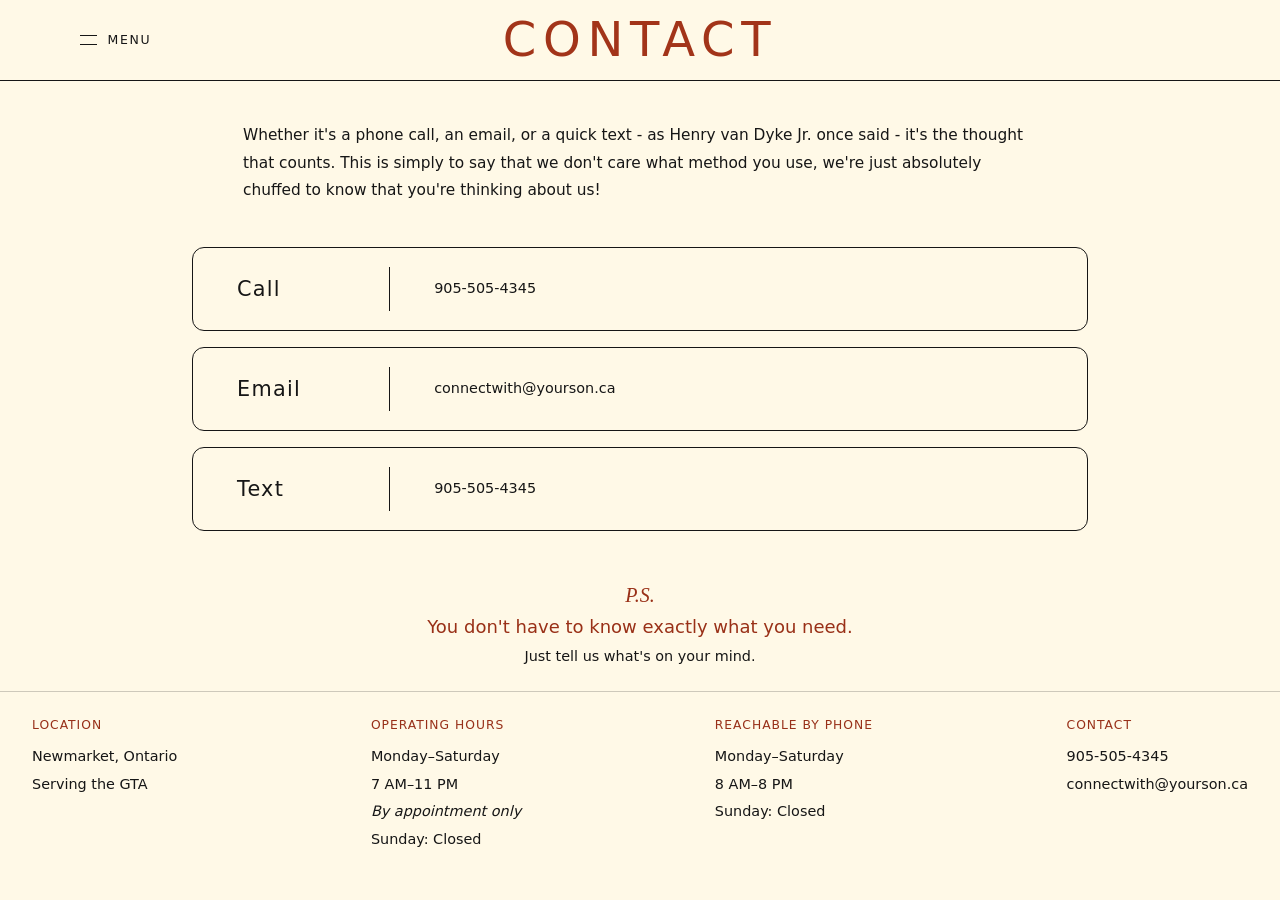
<file: contact.html>
<!doctype html>
<html lang="en">
<head>
  <meta charset="utf-8">
  <meta name="viewport" content="width=device-width,initial-scale=1">
  <title>Your Son: Contact</title>
  <meta name="description" content="Call, email or text Your Son. Based in Newmarket and serving the GTA.">
  <link rel="stylesheet" href="assets/styles.css">
  <link rel="stylesheet" href="assets/preview.css">
  <link rel="stylesheet" href="assets/resources.css">
  <link rel="stylesheet" href="assets/contact.css">
  <link rel="stylesheet" href="assets/footer.css">
  <link rel="stylesheet" href="assets/mobile-refinements.css">
</head>
<body class="navigation-preview resource-page contact-page">
  <a class="preview-skip" href="#main">Skip to content</a>
  <header class="preview-site-header" id="siteHeader" data-open="false">
    <div class="wrap">
      <nav class="preview-topbar" aria-label="Page controls">
        <button type="button" class="preview-menu-toggle" id="menuBtn" aria-expanded="false" aria-controls="siteMenu" aria-haspopup="dialog"><span class="preview-menu-lines" aria-hidden="true"></span><span>Menu</span></button>
        <h1 class="preview-page-title"><a class="preview-title-home" href="index.html" title="Go to home page">CONTACT</a></h1>
      </nav>
    </div>
  </header>
  <dialog id="siteMenu" class="preview-menu-drawer" aria-labelledby="siteMenuTitle">
    <div class="preview-menu-heading"><h2 id="siteMenuTitle">Menu</h2><button type="button" class="preview-menu-close" aria-label="Close menu">×</button></div>
    <nav class="preview-menu-links" aria-label="Main navigation">
      <a href="index.html">Home</a>
      <details class="preview-menu-group">
        <summary>Services <span class="preview-submenu-toggle" aria-hidden="true"></span></summary>
        <div class="preview-menu-submenu">
          <a href="services.html">All Services</a>
          <a href="services.html#your-home">Your Home</a>
          <a href="services.html#your-property">Your Property</a>
          <a href="services.html#your-errands">Your Errands</a>
          <a href="services.html#your-ideas">Your Ideas</a>
        </div>
      </details>
      <details class="preview-menu-group">
        <summary>About Us <span class="preview-submenu-toggle" aria-hidden="true"></span></summary>
        <div class="preview-menu-submenu">
          <a href="about.html">About Your Son</a>
          <a href="our-work.html">Our Work</a>
        </div>
      </details>
      <details class="preview-menu-group">
        <summary>Resources <span class="preview-submenu-toggle" aria-hidden="true"></span></summary>
        <div class="preview-menu-submenu">
          <a href="phonebook.html">Family Phonebook</a>
          <a href="our-friends.html">Our Friends</a>
          <a href="goods.html">Your Goods</a>
        </div>
      </details>
      <a href="/seasonal-offering/index.html">Seasonal Offering</a>
      <details class="preview-menu-group">
        <summary>Contact <span class="preview-submenu-toggle" aria-hidden="true"></span></summary>
        <div class="preview-menu-submenu">
          <a href="contact.html" aria-current="page">Contact Info</a>
          <a href="tel:+19055054345">905-505-4345</a>
          <a href="mailto:connectwith@yourson.ca">connectwith@yourson.ca</a>
        </div>
      </details>
    </nav>
  </dialog>
  <main id="main" class="resource-main">
    <section class="resource-intro" aria-label="Introduction"><p>Whether it&#x27;s a phone call, an email, or a quick text - as Henry van Dyke Jr. once said - it&#x27;s the thought that counts. This is simply to say that we don&#x27;t care what method you use, we&#x27;re just absolutely chuffed to know that you&#x27;re thinking about us!</p></section>
    <nav class="resource-grid contact-options" aria-label="Ways to contact Your Son">
      <a class="resource-card contact-option" href="tel:+19055054345"><span class="resource-card-info"><span class="contact-option-title">Call</span><span class="contact-option-detail">905-505-4345</span><span class="contact-option-arrow" aria-hidden="true">↗</span></span></a>
      <a class="resource-card contact-option" href="mailto:connectwith@yourson.ca"><span class="resource-card-info"><span class="contact-option-title">Email</span><span class="contact-option-detail">connectwith@yourson.ca</span><span class="contact-option-arrow" aria-hidden="true">↗</span></span></a>
      <a class="resource-card contact-option" href="sms:+19055054345"><span class="resource-card-info"><span class="contact-option-title">Text</span><span class="contact-option-detail">905-505-4345</span><span class="contact-option-arrow" aria-hidden="true">↗</span></span></a>
    </nav>
    <div class="contact-signoff">
      <p class="contact-signoff-label">P.S.</p>
      <p class="contact-signoff-main">You don't have to know exactly what you need.</p>
      <p class="contact-signoff-note">Just tell us what's on your mind.</p>
    </div>
  </main>
  <footer class="preview-bottom-contact preview-site-footer" aria-label="Your Son location, hours and contact">
    <div class="wrap preview-footer-inner">
      <div class="preview-footer-columns">
        <div class="preview-footer-column">
          <h2 class="preview-footer-title">Location</h2>
          <p>Newmarket, Ontario</p>
          <p>Serving the GTA</p>
        </div>
        <div class="preview-footer-column">
          <h2 class="preview-footer-title">Operating Hours</h2>
          <p>Monday–Saturday</p>
          <p>7 AM–11 PM</p>
          <p class="preview-footer-note">By appointment only</p>
          <p class="preview-footer-sunday-inline">Sunday: Closed</p>
        </div>
        <div class="preview-footer-column">
          <h2 class="preview-footer-title">Reachable by Phone</h2>
          <p>Monday–Saturday</p>
          <p>8 AM–8 PM</p>
          <p class="preview-footer-sunday-inline">Sunday: Closed</p>
        </div>
        <div class="preview-footer-column">
          <h2 class="preview-footer-title">Contact</h2>
          <address class="preview-footer-contact">
            <p><a href="tel:+19055054345">905-505-4345</a></p>
            <p><a href="mailto:connectwith@yourson.ca">connectwith@<wbr>yourson.ca</a></p>
          </address>
        </div>
      </div>
      <p class="preview-footer-sunday">Sunday: Closed</p>
    </div>
  </footer>
  <dialog id="categoryDialog" class="preview-dialog" aria-labelledby="categoryTitle">
    <button type="button" class="preview-dialog-close" aria-label="Close section">×</button>
    <p class="preview-dialog-kicker">Your Son</p><h2 id="categoryTitle"></h2><p id="categoryDescription" class="preview-dialog-description"></p><div class="preview-destination-list" id="categoryLinks"></div><p class="preview-destination-note">Page links open your current website in a new tab.</p>
  </dialog>

  <script src="assets/preview.js"></script>
  <script src="assets/resources.js"></script>
  <!-- Default Statcounter code for yourson http://yourson.ca
-->
<script type="text/javascript">
var sc_project=13254302; 
var sc_invisible=1; 
var sc_security="ea1b6cee"; 
</script>
<script type="text/javascript"
src="https://www.statcounter.com/counter/counter.js"
async></script>
<noscript><div class="statcounter"><a title="Web Analytics"
href="https://statcounter.com/" target="_blank"><img
class="statcounter"
src="https://c.statcounter.com/13254302/0/ea1b6cee/1/"
alt="Web Analytics"
referrerPolicy="no-referrer-when-downgrade"></a></div></noscript>
<!-- End of Statcounter Code -->
</body>
</html>
</file>
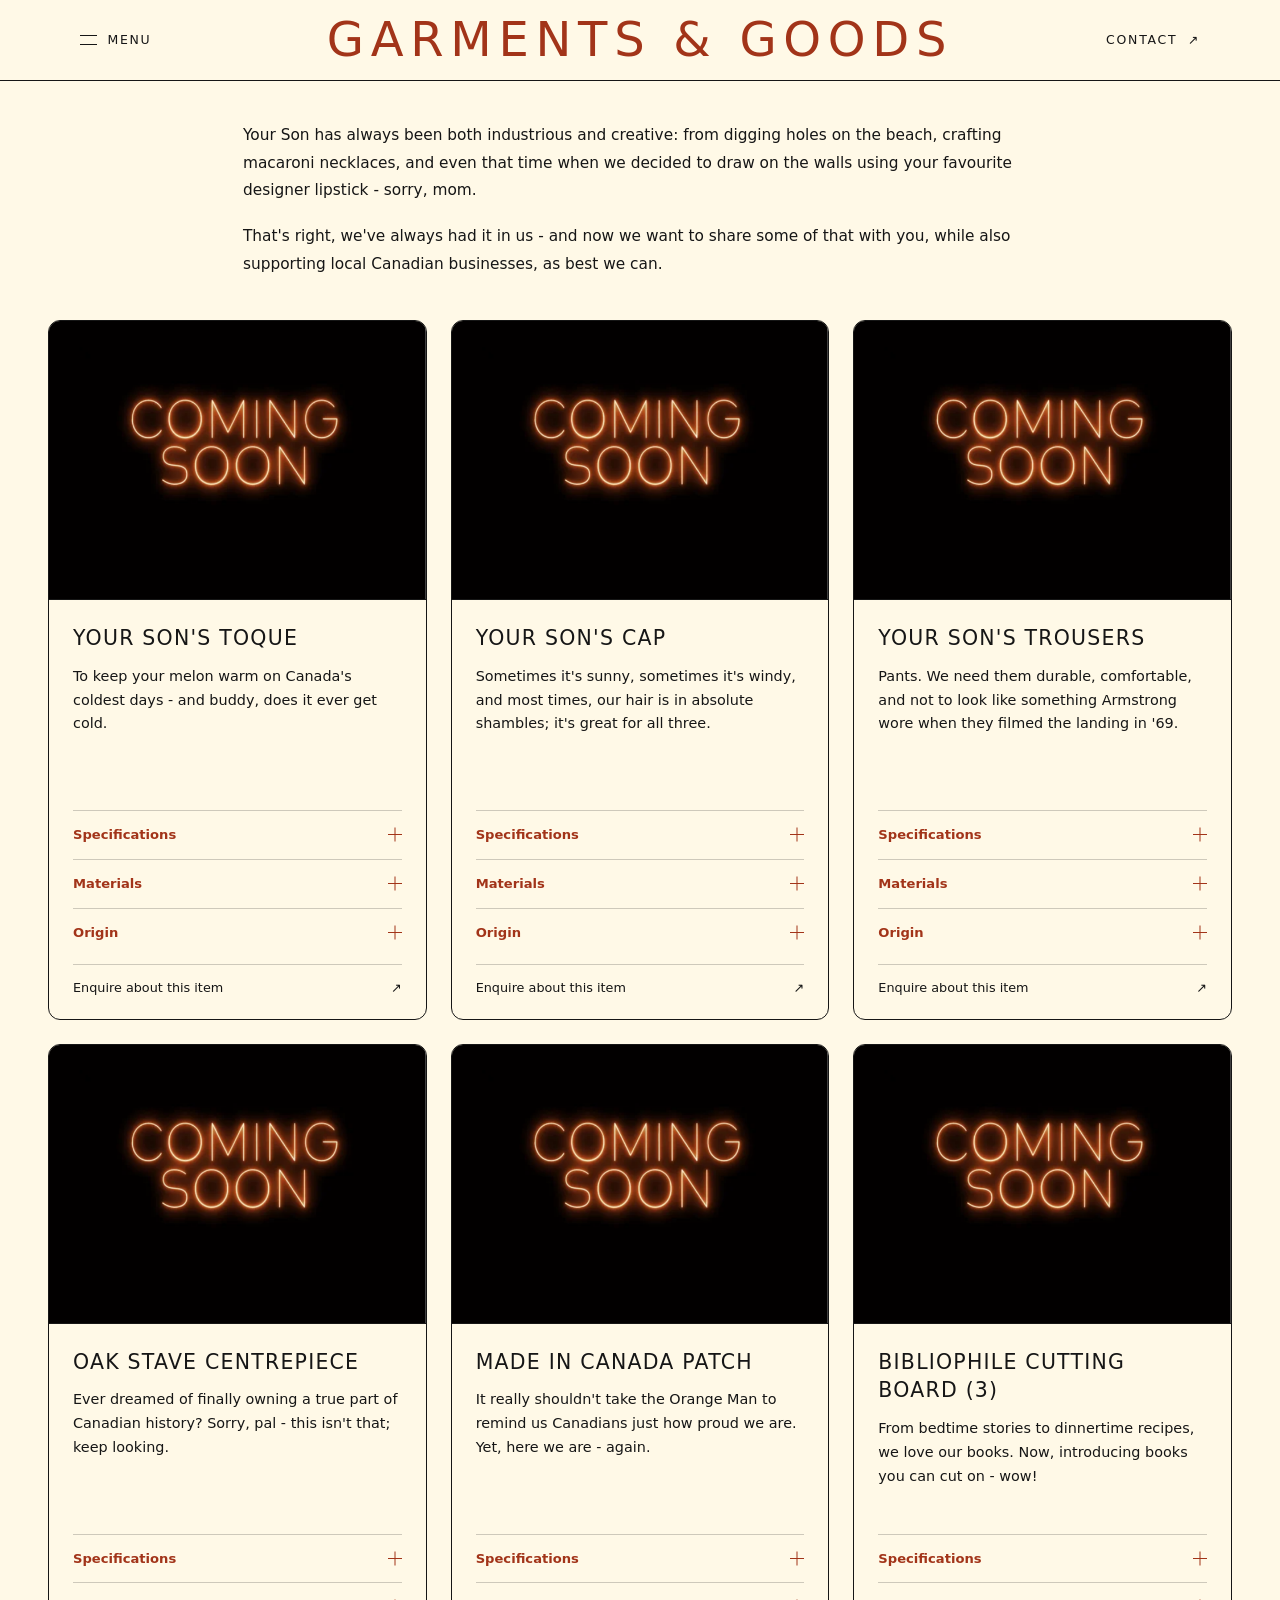
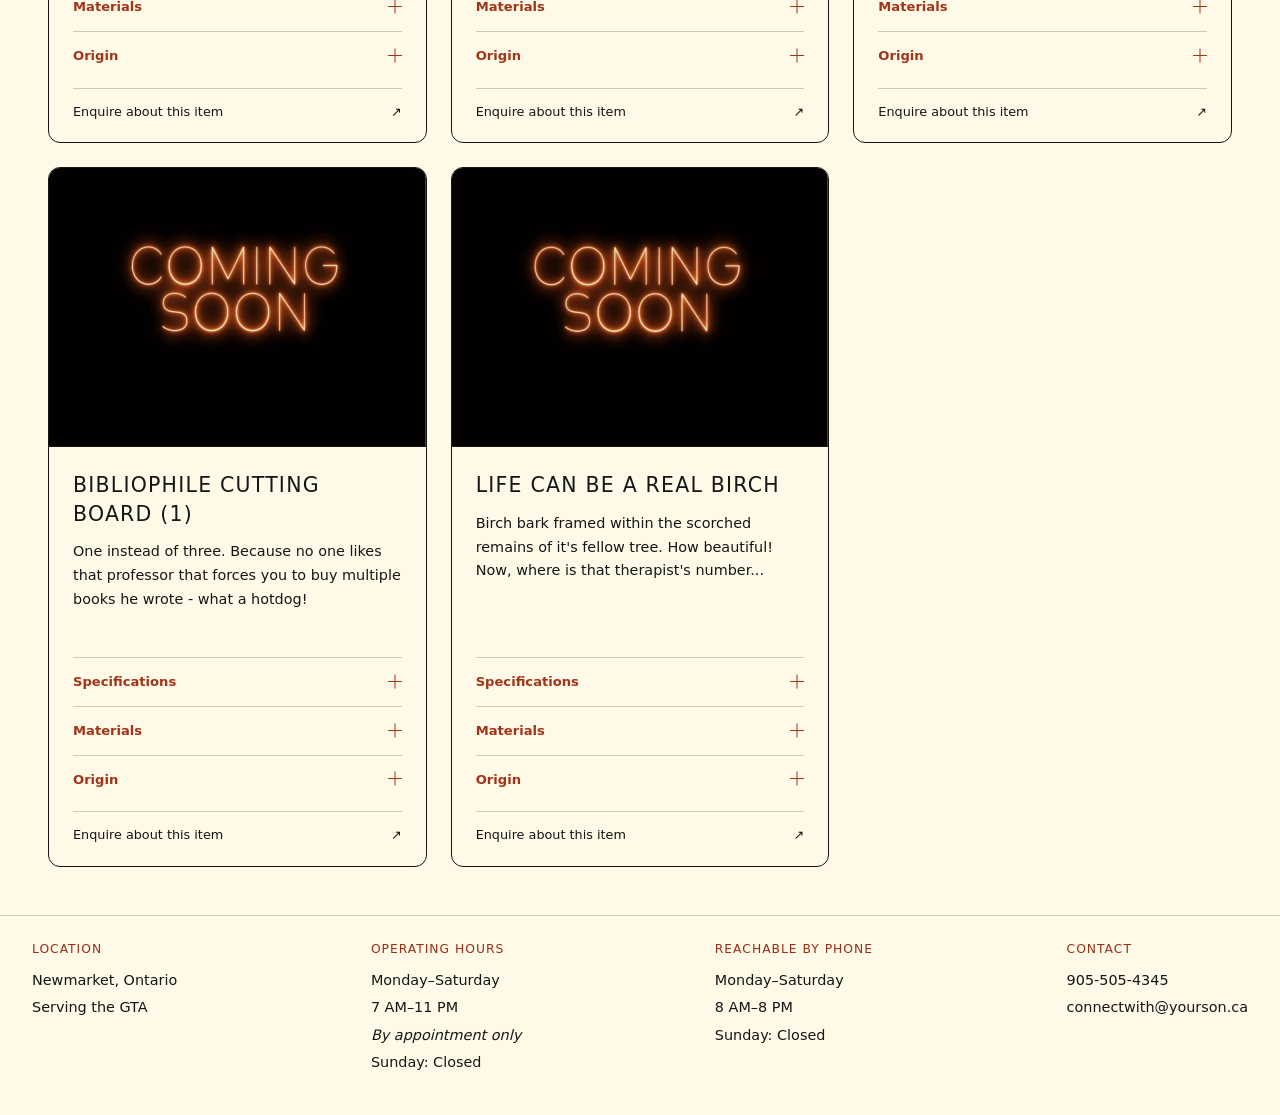
<file: goods.html>
<!doctype html>
<html lang="en">
<head>
  <meta charset="utf-8">
  <meta name="viewport" content="width=device-width,initial-scale=1">
  <title>Your Son: Garments & Goods</title>
  <meta name="description" content="Your Goods catalogue">
  <link rel="stylesheet" href="assets/styles.css">
  <link rel="stylesheet" href="assets/preview.css">
  <link rel="stylesheet" href="assets/resources.css">
  <link rel="stylesheet" href="assets/footer.css">
  <link rel="stylesheet" href="assets/mobile-refinements.css">
</head>
<body class="navigation-preview resource-page goods-page">
  <a class="preview-skip" href="#main">Skip to content</a>
  <header class="preview-site-header" id="siteHeader" data-open="false">
    <div class="wrap">
      <nav class="preview-topbar" aria-label="Page controls">
        <button type="button" class="preview-menu-toggle" id="menuBtn" aria-expanded="false" aria-controls="siteMenu" aria-haspopup="dialog"><span class="preview-menu-lines" aria-hidden="true"></span><span>Menu</span></button>
        <h1 class="preview-page-title"><a class="preview-title-home" href="index.html" title="Go to home page">GARMENTS &amp; GOODS</a></h1>
        <a class="preview-contact" href="contact.html">Contact <span aria-hidden="true">↗</span></a>
      </nav>
    </div>
  </header>
  <dialog id="siteMenu" class="preview-menu-drawer" aria-labelledby="siteMenuTitle">
    <div class="preview-menu-heading"><h2 id="siteMenuTitle">Menu</h2><button type="button" class="preview-menu-close" aria-label="Close menu">×</button></div>
    <nav class="preview-menu-links" aria-label="Main navigation">
      <a href="index.html">Home</a>
      <details class="preview-menu-group">
        <summary>Services <span class="preview-submenu-toggle" aria-hidden="true"></span></summary>
        <div class="preview-menu-submenu">
          <a href="services.html">All Services</a>
          <a href="services.html#your-home">Your Home</a>
          <a href="services.html#your-property">Your Property</a>
          <a href="services.html#your-errands">Your Errands</a>
          <a href="services.html#your-ideas">Your Ideas</a>
        </div>
      </details>
      <details class="preview-menu-group">
        <summary>About Us <span class="preview-submenu-toggle" aria-hidden="true"></span></summary>
        <div class="preview-menu-submenu">
          <a href="about.html">About Your Son</a>
          <a href="our-work.html">Our Work</a>
        </div>
      </details>
      <details class="preview-menu-group">
        <summary>Resources <span class="preview-submenu-toggle" aria-hidden="true"></span></summary>
        <div class="preview-menu-submenu">
          <a href="phonebook.html">Family Phonebook</a>
          <a href="our-friends.html">Our Friends</a>
          <a href="goods.html" aria-current="page">Your Goods</a>
        </div>
      </details>
      <a href="/seasonal-offering/index.html">Seasonal Offering</a>
      <details class="preview-menu-group">
        <summary>Contact <span class="preview-submenu-toggle" aria-hidden="true"></span></summary>
        <div class="preview-menu-submenu">
          <a href="contact.html">Contact Info</a>
          <a href="tel:+19055054345">905-505-4345</a>
          <a href="mailto:connectwith@yourson.ca">connectwith@yourson.ca</a>
        </div>
      </details>
    </nav>
  </dialog>
  <main id="main" class="resource-main">
    <section class="resource-intro" aria-label="Introduction"><p>Your Son has always been both industrious and creative: from digging holes on the beach, crafting macaroni necklaces, and even that time when we decided to draw on the walls using your favourite designer lipstick - sorry, mom.</p>
<p>That&#x27;s right, we&#x27;ve always had it in us - and now we want to share some of that with you, while also supporting local Canadian businesses, as best we can.</p></section>
    <section class="resource-grid" aria-label="Your Goods catalogue"><article class="resource-card goods-card" id="p1">
      <div class="resource-photo resource-photo--goods"><img src="assets/resources/coming_soon.png" alt="Coming Soon" loading="lazy"></div>
      <div class="resource-card-info"><h2>your son&#x27;s toque</h2><p class="resource-summary">To keep your melon warm on Canada&#x27;s coldest days - and buddy, does it ever get cold.</p></div>
      <div class="goods-details"><details class="resource-detail"><summary>Specifications<span aria-hidden="true"></span></summary><div class="resource-detail-body"><ul><li>One size fits most</li><li>Shaker Knit</li><li>Embroidered Logo</li></ul></div></details><details class="resource-detail"><summary>Materials<span aria-hidden="true"></span></summary><div class="resource-detail-body"><ul><li>100% Cotton</li></ul></div></details><details class="resource-detail"><summary>Origin<span aria-hidden="true"></span></summary><div class="resource-detail-body"><ul><li>Brampton, Ontario, Canada</li></ul></div></details><a class="resource-enquiry" href="mailto:connectwith@yourson.ca?subject=Enquiry%3A%20your%20son%27s%20toque">Enquire about this item <span aria-hidden="true">↗</span></a></div>
    </article>
<article class="resource-card goods-card" id="p2">
      <div class="resource-photo resource-photo--goods"><img src="assets/resources/coming_soon.png" alt="Coming Soon" loading="lazy"></div>
      <div class="resource-card-info"><h2>your son&#x27;s cap</h2><p class="resource-summary">Sometimes it&#x27;s sunny, sometimes it&#x27;s windy, and most times, our hair is in absolute shambles; it&#x27;s great for all three.</p></div>
      <div class="goods-details"><details class="resource-detail"><summary>Specifications<span aria-hidden="true"></span></summary><div class="resource-detail-body"><ul><li>One size fits most</li><li>Embroidered Logo</li></ul></div></details><details class="resource-detail"><summary>Materials<span aria-hidden="true"></span></summary><div class="resource-detail-body"><ul><li>Cotton twill</li></ul></div></details><details class="resource-detail"><summary>Origin<span aria-hidden="true"></span></summary><div class="resource-detail-body"><ul><li>Fenelon Falls, Ontario, Canada</li></ul></div></details><a class="resource-enquiry" href="mailto:connectwith@yourson.ca?subject=Enquiry%3A%20your%20son%27s%20cap">Enquire about this item <span aria-hidden="true">↗</span></a></div>
    </article>
<article class="resource-card goods-card" id="p3">
      <div class="resource-photo resource-photo--goods"><img src="assets/resources/coming_soon.png" alt="Coming Soon" loading="lazy"></div>
      <div class="resource-card-info"><h2>your son&#x27;s trousers</h2><p class="resource-summary">Pants. We need them durable, comfortable, and not to look like something Armstrong wore when they filmed the landing in &#x27;69.  </p></div>
      <div class="goods-details"><details class="resource-detail"><summary>Specifications<span aria-hidden="true"></span></summary><div class="resource-detail-body"><ul><li>Relaxed fit</li><li>Reinforced seams</li></ul></div></details><details class="resource-detail"><summary>Materials<span aria-hidden="true"></span></summary><div class="resource-detail-body"><ul><li>Workwear blend</li></ul></div></details><details class="resource-detail"><summary>Origin<span aria-hidden="true"></span></summary><div class="resource-detail-body"><ul><li>Barrie, Ontario, Canada</li></ul></div></details><a class="resource-enquiry" href="mailto:connectwith@yourson.ca?subject=Enquiry%3A%20your%20son%27s%20trousers">Enquire about this item <span aria-hidden="true">↗</span></a></div>
    </article>
<article class="resource-card goods-card" id="p4">
      <div class="resource-photo resource-photo--goods"><img src="assets/resources/coming_soon.png" alt="Coming Soon" loading="lazy"></div>
      <div class="resource-card-info"><h2>oak stave centrepiece</h2><p class="resource-summary">Ever dreamed of finally owning a true part of Canadian history? Sorry, pal - this isn&#x27;t that; keep looking.</p></div>
      <div class="goods-details"><details class="resource-detail"><summary>Specifications<span aria-hidden="true"></span></summary><div class="resource-detail-body"><ul><li>Natural reclaimed shape</li><li>Hand-finished</li><li>Width: 1.5″ or less</li><li>Length: approx. 35″</li></ul></div></details><details class="resource-detail"><summary>Materials<span aria-hidden="true"></span></summary><div class="resource-detail-body"><ul><li>Reclaimed oak</li></ul></div></details><details class="resource-detail"><summary>Origin<span aria-hidden="true"></span></summary><div class="resource-detail-body"><ul><li>Salaberry-de-Valleyfield, Quebec, Canada</li></ul></div></details><a class="resource-enquiry" href="mailto:connectwith@yourson.ca?subject=Enquiry%3A%20oak%20stave%20centrepiece">Enquire about this item <span aria-hidden="true">↗</span></a></div>
    </article>
<article class="resource-card goods-card" id="p5">
      <div class="resource-photo resource-photo--goods"><img src="assets/resources/coming_soon.png" alt="Coming Soon" loading="lazy"></div>
      <div class="resource-card-info"><h2>made in canada patch</h2><p class="resource-summary">It really shouldn&#x27;t take the Orange Man to remind us Canadians just how proud we are. Yet, here we are - again.</p></div>
      <div class="goods-details"><details class="resource-detail"><summary>Specifications<span aria-hidden="true"></span></summary><div class="resource-detail-body"><ul><li>Iron-on or sew-on</li></ul></div></details><details class="resource-detail"><summary>Materials<span aria-hidden="true"></span></summary><div class="resource-detail-body"><ul><li>Woven patch, Embroidered</li></ul></div></details><details class="resource-detail"><summary>Origin<span aria-hidden="true"></span></summary><div class="resource-detail-body"><ul><li>Newmarket, Ontario, Canada</li></ul></div></details><a class="resource-enquiry" href="mailto:connectwith@yourson.ca?subject=Enquiry%3A%20made%20in%20canada%20patch">Enquire about this item <span aria-hidden="true">↗</span></a></div>
    </article>
<article class="resource-card goods-card" id="p6">
      <div class="resource-photo resource-photo--goods"><img src="assets/resources/coming_soon.png" alt="Coming Soon" loading="lazy"></div>
      <div class="resource-card-info"><h2>bibliophile cutting board (3)</h2><p class="resource-summary">From bedtime stories to dinnertime recipes, we love our books. Now, introducing books you can cut on - wow!</p></div>
      <div class="goods-details"><details class="resource-detail"><summary>Specifications<span aria-hidden="true"></span></summary><div class="resource-detail-body"><ul><li>Individual (in): 12l * 10w * 1th</li><li>Set (in): 12l * 10w * 3th</li></ul></div></details><details class="resource-detail"><summary>Materials<span aria-hidden="true"></span></summary><div class="resource-detail-body"><ul><li>Red Oak</li><li>Maple</li><li>Red Grandis</li></ul></div></details><details class="resource-detail"><summary>Origin<span aria-hidden="true"></span></summary><div class="resource-detail-body"><ul><li>Oshawa, Ontario, Canada</li></ul></div></details><a class="resource-enquiry" href="mailto:connectwith@yourson.ca?subject=Enquiry%3A%20bibliophile%20cutting%20board%20%283%29">Enquire about this item <span aria-hidden="true">↗</span></a></div>
    </article>
<article class="resource-card goods-card" id="p7">
      <div class="resource-photo resource-photo--goods"><img src="assets/resources/coming_soon.png" alt="Coming Soon" loading="lazy"></div>
      <div class="resource-card-info"><h2>bibliophile cutting board (1)</h2><p class="resource-summary"> One instead of three. Because no one likes that professor that forces you to buy multiple books he wrote - what a hotdog!</p></div>
      <div class="goods-details"><details class="resource-detail"><summary>Specifications<span aria-hidden="true"></span></summary><div class="resource-detail-body"><ul><li>Measurement (in): 12l * 10w * 1th</li></ul></div></details><details class="resource-detail"><summary>Materials<span aria-hidden="true"></span></summary><div class="resource-detail-body"><ul><li>Red Oak</li><li>Maple</li><li>Red Grandis</li></ul></div></details><details class="resource-detail"><summary>Origin<span aria-hidden="true"></span></summary><div class="resource-detail-body"><ul><li>Oshawa, Ontario, Canada</li></ul></div></details><a class="resource-enquiry" href="mailto:connectwith@yourson.ca?subject=Enquiry%3A%20bibliophile%20cutting%20board%20%281%29">Enquire about this item <span aria-hidden="true">↗</span></a></div>
    </article>
<article class="resource-card goods-card" id="p8">
      <div class="resource-photo resource-photo--goods"><img src="assets/resources/coming_soon.png" alt="Coming Soon" loading="lazy"></div>
      <div class="resource-card-info"><h2>life can be a real birch</h2><p class="resource-summary">Birch bark framed within the scorched remains of it&#x27;s fellow tree. How beautiful! Now, where is that therapist&#x27;s number...</p></div>
      <div class="goods-details"><details class="resource-detail"><summary>Specifications<span aria-hidden="true"></span></summary><div class="resource-detail-body"><ul><li>Measurement (in): 11.75l x 9.75w</li></ul></div></details><details class="resource-detail"><summary>Materials<span aria-hidden="true"></span></summary><div class="resource-detail-body"><ul><li>Birch</li><li>Pine</li><li>Polyurethane</li></ul></div></details><details class="resource-detail"><summary>Origin<span aria-hidden="true"></span></summary><div class="resource-detail-body"><ul><li>Whitchurch-Stouffville, Ontario, Canada</li></ul></div></details><a class="resource-enquiry" href="mailto:connectwith@yourson.ca?subject=Enquiry%3A%20life%20can%20be%20a%20real%20birch">Enquire about this item <span aria-hidden="true">↗</span></a></div>
    </article></section>
  </main>
  <footer class="preview-bottom-contact preview-site-footer" aria-label="Your Son location, hours and contact">
    <div class="wrap preview-footer-inner">
      <div class="preview-footer-columns">
        <div class="preview-footer-column">
          <h2 class="preview-footer-title">Location</h2>
          <p>Newmarket, Ontario</p>
          <p>Serving the GTA</p>
        </div>
        <div class="preview-footer-column">
          <h2 class="preview-footer-title">Operating Hours</h2>
          <p>Monday–Saturday</p>
          <p>7 AM–11 PM</p>
          <p class="preview-footer-note">By appointment only</p>
          <p class="preview-footer-sunday-inline">Sunday: Closed</p>
        </div>
        <div class="preview-footer-column">
          <h2 class="preview-footer-title">Reachable by Phone</h2>
          <p>Monday–Saturday</p>
          <p>8 AM–8 PM</p>
          <p class="preview-footer-sunday-inline">Sunday: Closed</p>
        </div>
        <div class="preview-footer-column">
          <h2 class="preview-footer-title">Contact</h2>
          <address class="preview-footer-contact">
            <p><a href="tel:+19055054345">905-505-4345</a></p>
            <p><a href="mailto:connectwith@yourson.ca">connectwith@<wbr>yourson.ca</a></p>
          </address>
        </div>
      </div>
      <p class="preview-footer-sunday">Sunday: Closed</p>
    </div>
  </footer>
  <dialog id="categoryDialog" class="preview-dialog" aria-labelledby="categoryTitle">
    <button type="button" class="preview-dialog-close" aria-label="Close section">×</button>
    <p class="preview-dialog-kicker">Your Son</p><h2 id="categoryTitle"></h2><p id="categoryDescription" class="preview-dialog-description"></p><div class="preview-destination-list" id="categoryLinks"></div><p class="preview-destination-note">Page links open your current website in a new tab.</p>
  </dialog>

  <script src="assets/preview.js"></script>
  <script src="assets/resources.js"></script>
  <!-- Default Statcounter code for yourson http://yourson.ca
-->
<script type="text/javascript">
var sc_project=13254302; 
var sc_invisible=1; 
var sc_security="ea1b6cee"; 
</script>
<script type="text/javascript"
src="https://www.statcounter.com/counter/counter.js"
async></script>
<noscript><div class="statcounter"><a title="Web Analytics"
href="https://statcounter.com/" target="_blank"><img
class="statcounter"
src="https://c.statcounter.com/13254302/0/ea1b6cee/1/"
alt="Web Analytics"
referrerPolicy="no-referrer-when-downgrade"></a></div></noscript>
<!-- End of Statcounter Code -->
</body>
</html>
</file>
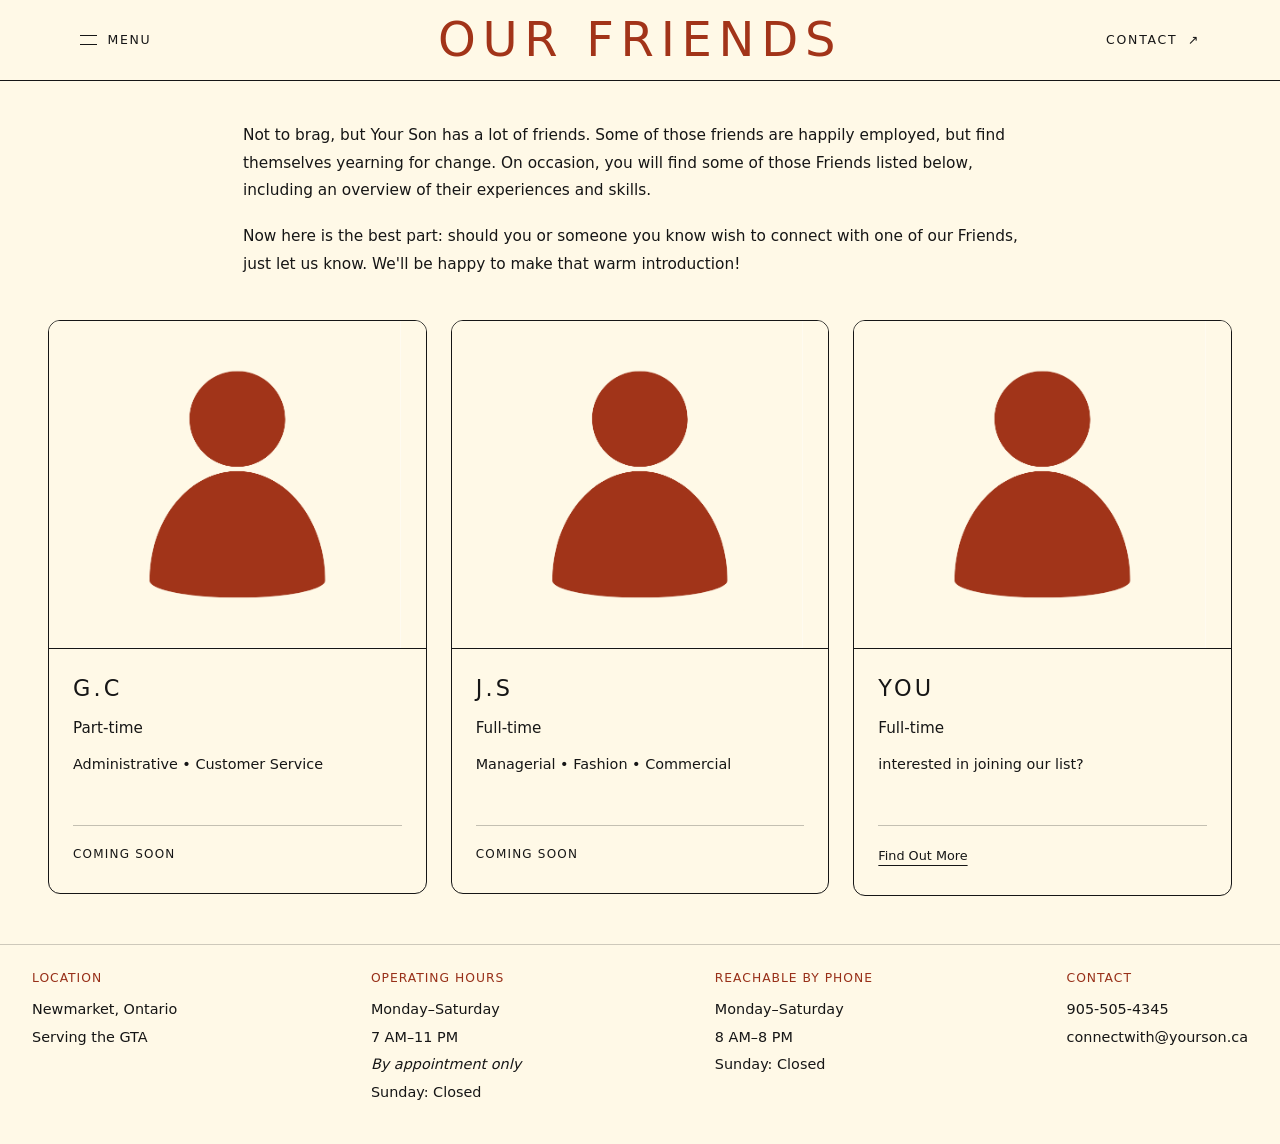
<file: our-friends.html>
<!doctype html>
<html lang="en">
<head>
  <meta charset="utf-8">
  <meta name="viewport" content="width=device-width,initial-scale=1">
  <title>Your Son: Our Friends</title>
  <meta name="description" content="Our Friends directory">
  <link rel="stylesheet" href="assets/styles.css">
  <link rel="stylesheet" href="assets/preview.css">
  <link rel="stylesheet" href="assets/resources.css">
  <link rel="stylesheet" href="assets/footer.css">
  <link rel="stylesheet" href="assets/mobile-refinements.css">
</head>
<body class="navigation-preview resource-page friends-page">
  <a class="preview-skip" href="#main">Skip to content</a>
  <header class="preview-site-header" id="siteHeader" data-open="false">
    <div class="wrap">
      <nav class="preview-topbar" aria-label="Page controls">
        <button type="button" class="preview-menu-toggle" id="menuBtn" aria-expanded="false" aria-controls="siteMenu" aria-haspopup="dialog"><span class="preview-menu-lines" aria-hidden="true"></span><span>Menu</span></button>
        <h1 class="preview-page-title"><a class="preview-title-home" href="index.html" title="Go to home page">Our Friends</a></h1>
        <a class="preview-contact" href="contact.html">Contact <span aria-hidden="true">↗</span></a>
      </nav>
    </div>
  </header>
  <dialog id="siteMenu" class="preview-menu-drawer" aria-labelledby="siteMenuTitle">
    <div class="preview-menu-heading"><h2 id="siteMenuTitle">Menu</h2><button type="button" class="preview-menu-close" aria-label="Close menu">×</button></div>
    <nav class="preview-menu-links" aria-label="Main navigation">
      <a href="index.html">Home</a>
      <details class="preview-menu-group">
        <summary>Services <span class="preview-submenu-toggle" aria-hidden="true"></span></summary>
        <div class="preview-menu-submenu">
          <a href="services.html">All Services</a>
          <a href="services.html#your-home">Your Home</a>
          <a href="services.html#your-property">Your Property</a>
          <a href="services.html#your-errands">Your Errands</a>
          <a href="services.html#your-ideas">Your Ideas</a>
        </div>
      </details>
      <details class="preview-menu-group">
        <summary>About Us <span class="preview-submenu-toggle" aria-hidden="true"></span></summary>
        <div class="preview-menu-submenu">
          <a href="about.html">About Your Son</a>
          <a href="our-work.html">Our Work</a>
        </div>
      </details>
      <details class="preview-menu-group">
        <summary>Resources <span class="preview-submenu-toggle" aria-hidden="true"></span></summary>
        <div class="preview-menu-submenu">
          <a href="phonebook.html">Family Phonebook</a>
          <a href="our-friends.html" aria-current="page">Our Friends</a>
          <a href="goods.html">Your Goods</a>
        </div>
      </details>
      <a href="/seasonal-offering/index.html">Seasonal Offering</a>
      <details class="preview-menu-group">
        <summary>Contact <span class="preview-submenu-toggle" aria-hidden="true"></span></summary>
        <div class="preview-menu-submenu">
          <a href="contact.html">Contact Info</a>
          <a href="tel:+19055054345">905-505-4345</a>
          <a href="mailto:connectwith@yourson.ca">connectwith@yourson.ca</a>
        </div>
      </details>
    </nav>
  </dialog>
  <main id="main" class="resource-main">
    <section class="resource-intro" aria-label="Introduction"><p>Not to brag, but Your Son has a lot of friends. Some of those friends are happily employed, but find themselves yearning for change. On occasion, you will find some of those Friends listed below, including an overview of their experiences and skills.</p>
<p>Now here is the best part: should you or someone you know wish to connect with one of our Friends, just let us know. We&#x27;ll be happy to make that warm introduction!</p></section>
    <section class="resource-grid" aria-label="Our Friends directory"><article class="resource-card friend-profile">
      <div class="resource-photo resource-photo--friend"><img src="assets/resources/Contact_Logo.png" alt="G.C" loading="lazy"></div>
      <div class="resource-card-info"><h2>G.C</h2><p class="resource-role">Part-time</p><p class="resource-summary">Administrative • Customer Service</p><div class="resource-actions"><span class="resource-status">Coming Soon</span></div></div>
    </article>
<article class="resource-card friend-profile">
      <div class="resource-photo resource-photo--friend"><img src="assets/resources/Contact_Logo.png" alt="J.S" loading="lazy"></div>
      <div class="resource-card-info"><h2>J.S</h2><p class="resource-role">Full-time</p><p class="resource-summary">Managerial • Fashion • Commercial</p><div class="resource-actions"><span class="resource-status">Coming Soon</span></div></div>
    </article>
<article class="resource-card friend-profile">
      <div class="resource-photo resource-photo--friend"><img src="assets/resources/Contact_Logo.png" alt="YOU" loading="lazy"></div>
      <div class="resource-card-info"><h2>YOU</h2><p class="resource-role">Full-time</p><p class="resource-summary">interested in joining our list?</p><div class="resource-actions"><a class="resource-text-button" href="contact.html">Find Out More</a></div></div>
    </article></section>
  </main>
  <footer class="preview-bottom-contact preview-site-footer" aria-label="Your Son location, hours and contact">
    <div class="wrap preview-footer-inner">
      <div class="preview-footer-columns">
        <div class="preview-footer-column">
          <h2 class="preview-footer-title">Location</h2>
          <p>Newmarket, Ontario</p>
          <p>Serving the GTA</p>
        </div>
        <div class="preview-footer-column">
          <h2 class="preview-footer-title">Operating Hours</h2>
          <p>Monday–Saturday</p>
          <p>7 AM–11 PM</p>
          <p class="preview-footer-note">By appointment only</p>
          <p class="preview-footer-sunday-inline">Sunday: Closed</p>
        </div>
        <div class="preview-footer-column">
          <h2 class="preview-footer-title">Reachable by Phone</h2>
          <p>Monday–Saturday</p>
          <p>8 AM–8 PM</p>
          <p class="preview-footer-sunday-inline">Sunday: Closed</p>
        </div>
        <div class="preview-footer-column">
          <h2 class="preview-footer-title">Contact</h2>
          <address class="preview-footer-contact">
            <p><a href="tel:+19055054345">905-505-4345</a></p>
            <p><a href="mailto:connectwith@yourson.ca">connectwith@<wbr>yourson.ca</a></p>
          </address>
        </div>
      </div>
      <p class="preview-footer-sunday">Sunday: Closed</p>
    </div>
  </footer>
  <dialog id="categoryDialog" class="preview-dialog" aria-labelledby="categoryTitle">
    <button type="button" class="preview-dialog-close" aria-label="Close section">×</button>
    <p class="preview-dialog-kicker">Your Son</p><h2 id="categoryTitle"></h2><p id="categoryDescription" class="preview-dialog-description"></p><div class="preview-destination-list" id="categoryLinks"></div><p class="preview-destination-note">Page links open your current website in a new tab.</p>
  </dialog>

  <script src="assets/preview.js"></script>
  <script src="assets/resources.js"></script>
  <!-- Default Statcounter code for yourson http://yourson.ca
-->
<script type="text/javascript">
var sc_project=13254302; 
var sc_invisible=1; 
var sc_security="ea1b6cee"; 
</script>
<script type="text/javascript"
src="https://www.statcounter.com/counter/counter.js"
async></script>
<noscript><div class="statcounter"><a title="Web Analytics"
href="https://statcounter.com/" target="_blank"><img
class="statcounter"
src="https://c.statcounter.com/13254302/0/ea1b6cee/1/"
alt="Web Analytics"
referrerPolicy="no-referrer-when-downgrade"></a></div></noscript>
<!-- End of Statcounter Code -->
</body>
</html>
</file>
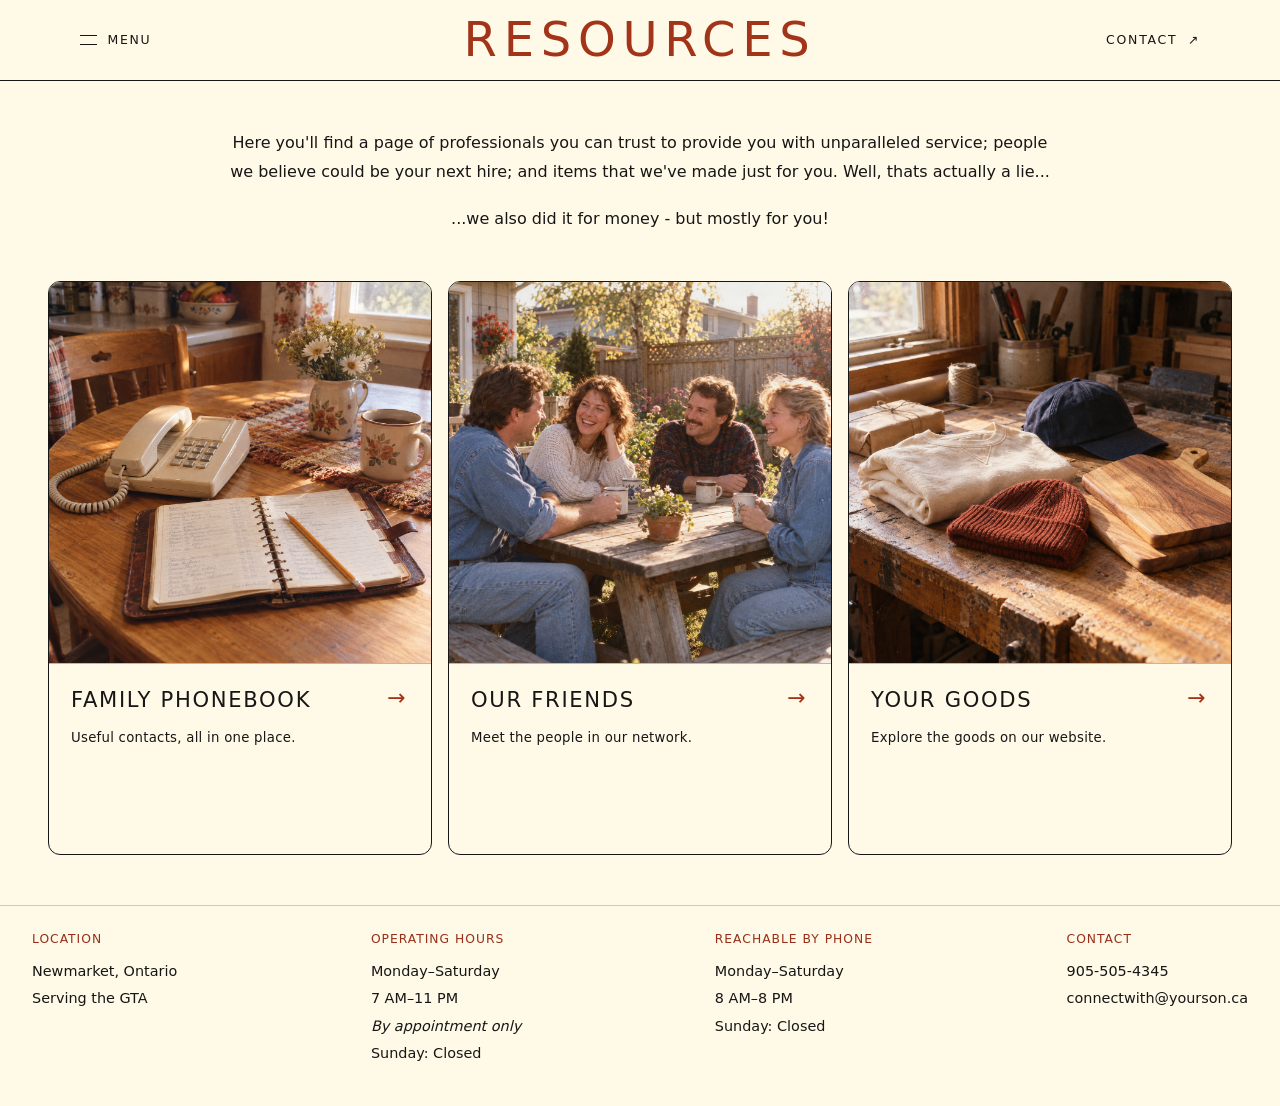
<file: resources.html>
<!doctype html>
<html lang="en">
<head>
  <meta charset="utf-8">
  <meta name="viewport" content="width=device-width,initial-scale=1">
  <title>Your Son: Resources</title>
  <meta name="description" content="Our friends, useful contacts and finds: Family Phonebook, Our Friends, and Your Goods.">
  <link rel="stylesheet" href="assets/styles.css">
  <link rel="stylesheet" href="assets/preview.css">
  <link rel="stylesheet" href="assets/services.css">
  <link rel="stylesheet" href="assets/resources.css">
  <link rel="stylesheet" href="assets/footer.css">
  <link rel="stylesheet" href="assets/mobile-refinements.css">
</head>
<body class="navigation-preview services-page resources-landing-page">
  <a class="preview-skip" href="#main">Skip to content</a>
  <header class="preview-site-header" id="siteHeader" data-open="false">
    <div class="wrap">
      <nav class="preview-topbar" aria-label="Page controls">
        <button type="button" class="preview-menu-toggle" id="menuBtn" aria-expanded="false" aria-controls="siteMenu" aria-haspopup="dialog"><span class="preview-menu-lines" aria-hidden="true"></span><span>Menu</span></button>
        <h1 class="preview-page-title"><a class="preview-title-home" href="index.html" title="Go to home page">RESOURCES</a></h1>
        <a class="preview-contact" href="contact.html">Contact <span aria-hidden="true">↗</span></a>
      </nav>
    </div>
  </header>
  <dialog id="siteMenu" class="preview-menu-drawer" aria-labelledby="siteMenuTitle">
    <div class="preview-menu-heading"><h2 id="siteMenuTitle">Menu</h2><button type="button" class="preview-menu-close" aria-label="Close menu">×</button></div>
    <nav class="preview-menu-links" aria-label="Main navigation">
      <a href="index.html">Home</a>
      <details class="preview-menu-group">
        <summary>Services <span class="preview-submenu-toggle" aria-hidden="true"></span></summary>
        <div class="preview-menu-submenu">
          <a href="services.html">All Services</a>
          <a href="services.html#your-home">Your Home</a>
          <a href="services.html#your-property">Your Property</a>
          <a href="services.html#your-errands">Your Errands</a>
          <a href="services.html#your-ideas">Your Ideas</a>
        </div>
      </details>
      <details class="preview-menu-group">
        <summary>About Us <span class="preview-submenu-toggle" aria-hidden="true"></span></summary>
        <div class="preview-menu-submenu">
          <a href="about.html">About Your Son</a>
          <a href="our-work.html">Our Work</a>
        </div>
      </details>
      <details class="preview-menu-group">
        <summary>Resources <span class="preview-submenu-toggle" aria-hidden="true"></span></summary>
        <div class="preview-menu-submenu">
          <a href="phonebook.html">Family Phonebook</a>
          <a href="our-friends.html">Our Friends</a>
          <a href="goods.html">Your Goods</a>
        </div>
      </details>
      <a href="/seasonal-offering/index.html">Seasonal Offering</a>
      <details class="preview-menu-group">
        <summary>Contact <span class="preview-submenu-toggle" aria-hidden="true"></span></summary>
        <div class="preview-menu-submenu">
          <a href="contact.html">Contact Info</a>
          <a href="tel:+19055054345">905-505-4345</a>
          <a href="mailto:connectwith@yourson.ca">connectwith@yourson.ca</a>
        </div>
      </details>
    </nav>
  </dialog>
  <main id="main" class="services-main resources-cards-main">
    <div class="services-heading resources-introduction"><p>Here you&#x27;ll find a page of professionals you can trust to provide you with unparalleled service; people we believe could be your next hire; and items that we&#x27;ve made just for you. Well, thats actually a lie...</p><p>...we also did it for money - but mostly for you!</p></div>
    <nav class="services-stack resources-card-grid" aria-label="Resource pages">
      <a class="services-category resources-category-link" href="phonebook.html"><span class="services-category-media"><img class="services-category-image" src="assets/vintage-phonebook.png" alt="A 1990s-style photograph of a paper address book and corded landline telephone" width="1254" height="1254"></span><span class="services-category-summary"><span class="services-summary-copy"><span class="services-category-name">Family Phonebook</span><span class="services-category-caption">Useful contacts, all in one place.</span></span><span class="services-toggle resources-card-arrow" aria-hidden="true">→</span></span></a>
      <a class="services-category resources-category-link" href="our-friends.html"><span class="services-category-media"><img class="services-category-image" src="assets/vintage-friends.png" alt="A 1990s-style photograph of friends gathered around a backyard picnic table" width="1254" height="1254"></span><span class="services-category-summary"><span class="services-summary-copy"><span class="services-category-name">Our Friends</span><span class="services-category-caption">Meet the people in our network.</span></span><span class="services-toggle resources-card-arrow" aria-hidden="true">→</span></span></a>
      <a class="services-category resources-category-link" href="goods.html"><span class="services-category-media"><img class="services-category-image" src="assets/vintage-goods.png" alt="A 1990s-style photograph of garments and handcrafted wooden goods on a workbench" width="1254" height="1254"></span><span class="services-category-summary"><span class="services-summary-copy"><span class="services-category-name">Your Goods</span><span class="services-category-caption">Explore the goods on our website.</span></span><span class="services-toggle resources-card-arrow" aria-hidden="true">→</span></span></a>
    </nav>
  </main>
  <footer class="preview-bottom-contact preview-site-footer" aria-label="Your Son location, hours and contact">
    <div class="wrap preview-footer-inner">
      <div class="preview-footer-columns">
        <div class="preview-footer-column">
          <h2 class="preview-footer-title">Location</h2>
          <p>Newmarket, Ontario</p>
          <p>Serving the GTA</p>
        </div>
        <div class="preview-footer-column">
          <h2 class="preview-footer-title">Operating Hours</h2>
          <p>Monday–Saturday</p>
          <p>7 AM–11 PM</p>
          <p class="preview-footer-note">By appointment only</p>
          <p class="preview-footer-sunday-inline">Sunday: Closed</p>
        </div>
        <div class="preview-footer-column">
          <h2 class="preview-footer-title">Reachable by Phone</h2>
          <p>Monday–Saturday</p>
          <p>8 AM–8 PM</p>
          <p class="preview-footer-sunday-inline">Sunday: Closed</p>
        </div>
        <div class="preview-footer-column">
          <h2 class="preview-footer-title">Contact</h2>
          <address class="preview-footer-contact">
            <p><a href="tel:+19055054345">905-505-4345</a></p>
            <p><a href="mailto:connectwith@yourson.ca">connectwith@<wbr>yourson.ca</a></p>
          </address>
        </div>
      </div>
      <p class="preview-footer-sunday">Sunday: Closed</p>
    </div>
  </footer>
  <dialog id="categoryDialog" class="preview-dialog" aria-labelledby="categoryTitle">
    <button type="button" class="preview-dialog-close" aria-label="Close section">×</button>
    <p class="preview-dialog-kicker">Your Son</p><h2 id="categoryTitle"></h2><p id="categoryDescription" class="preview-dialog-description"></p><div class="preview-destination-list" id="categoryLinks"></div><p class="preview-destination-note">Page links open your current website in a new tab.</p>
  </dialog>

  <script src="assets/preview.js"></script>
  <!-- Default Statcounter code for yourson http://yourson.ca
-->
<script type="text/javascript">
var sc_project=13254302; 
var sc_invisible=1; 
var sc_security="ea1b6cee"; 
</script>
<script type="text/javascript"
src="https://www.statcounter.com/counter/counter.js"
async></script>
<noscript><div class="statcounter"><a title="Web Analytics"
href="https://statcounter.com/" target="_blank"><img
class="statcounter"
src="https://c.statcounter.com/13254302/0/ea1b6cee/1/"
alt="Web Analytics"
referrerPolicy="no-referrer-when-downgrade"></a></div></noscript>
<!-- End of Statcounter Code -->
</body>
</html>
</file>
<file: assets/styles.css>
:root{
  --accent-box: var(--bg);
  --brand-gold: rgb(162, 52, 25);
  --font: ui-sans-serif, system-ui, -apple-system, Segoe UI, Roboto, Helvetica, Arial;

  --bg: rgba(255, 249, 231);
  --ink: rgba(22, 22, 22, 1);
  --muted: rgba(22,22,22,1);
  --line: rgba(22, 22, 22, 1);
  --card: #ffffff;

  --radius: 18px;
  --shadow: 0 18px 60px rgba(0,0,0,.08);

  --max: 74rem;
  --pad: clamp(1rem, 3vw, 2rem);

  --h1: clamp(2.1rem, 3vw, 4.25rem);
  --p: clamp(1rem, 1.2vw, 1.1rem);

  --btn: #161616;
  --btnText: #fff7e6;
}

*{ box-sizing:border-box; }
html, body{ height:100%; }

body{
  margin:0;
  font-family: ui-sans-serif, system-ui, -apple-system, Segoe UI, Roboto, Helvetica, Arial;
  background-color: var(--bg);
  color: var(--ink);
  line-height: 1.35;
}

body.about{
  background-image:
    url("images/brickabout.webp");
  background-size: cover;
  background-position: center;
  background-repeat: no-repeat;
  background-attachment: fixed;
}

/* Remove the giant shadow from the header */
body.about header{
  box-shadow: none;
}

/* Create a dark backdrop behind the hero area (where the H1 lives) */
body.about .about-two-col{
  position: relative;
  isolation: isolate;
}

/* The "shadow/contrast" layer */

body.about .about-bio-box{
  background: rgba(255,249,231, 0.95);
  border: 1px solid #000;
  border-radius: 10px;
  box-shadow: 0 14px 44px rgba(0,0,0,0.25);
  margin:1rem;
  width: 80%;
}

a{ color:inherit; }
img{ max-width:100%; display:block; }

.wrap{ width: min(var(--max), 100%); margin: 0 auto; padding: 0 var(--pad); }

/* Skip link */


.skip:focus{ left:1rem; top:1rem; }

/* Header */
header{
  position: fixed;
  top: 0;
  left: 0;
  right: 0;
  z-index: 999;
  background: color-mix(in oklab, var(--bg), white 18%);
  backdrop-filter: blur(10px); 
}

@media (min-width: 761px){
  header{
    border-bottom: 0.2px solid rgba(0,0,0,0.2);
  }
}

.nav{
  display:flex;
  align-items:center;
  gap: 1rem;
  padding:0rem 0;
  line-height: 0.5;
}

/* Desktop: evenly-spaced links across the full width */
.nav-links{
  display: flex;
  width: 100%;
  justify-content: space-evenly;
  align-items: center;
  gap: 0;
  font-size: 1.3rem;
  letter-spacing: 0.25ch;
  transform: scaley(0.8);
  padding-top: 0.45rem;
  padding-bottom: 0.45rem;
}

/* Make each link the same width */
.nav-links a{
  flex: 1 1 0;
  text-align: center;
  text-decoration: none;
  padding: .55rem .6rem;
  border-radius: 1px;
}
.nav-links a:hover{ color:rgb(162, 52, 25); }

/* Desktop Services dropdown (stacked list) */
.nav-dropdown{
  position: relative;
  flex: 1 1 0;
  text-align: center;
}
.nav-dropdown summary{
  list-style: none;
  cursor: pointer;
  padding: .55rem .6rem;
  border-radius: 1px;
  user-select: none;
}
.nav-dropdown summary::-webkit-details-marker{ display:none; }
.nav-dropdown summary:hover{ color: rgb(162, 52, 25); }

.nav-menu{
  position: absolute;
  top: calc(100% + .6rem);
  left: 50%;
  transform: translateX(-50%);
  width: 260px;
  background: color-mix(in oklab, var(--bg), white 18%);
  border: 1px solid rgba(0,0,0,.25);
  border-radius: 1px;
  padding: .35rem;
  display: flex;
  flex-direction: column;
  gap: .25rem;
  z-index: 1000;
}

.nav-menu a{
  display:block;
  width:100%;
  text-decoration:none;
  text-align:left;
  padding: .7rem .85rem;
  border-radius: 1px;
}
.nav-menu a:hover{
  background: rgba(0,0,0,.06);
  color: rgb(162, 52, 25);
}

/* Mobile Services dropdown */
.mobile-dropdown summary{
  list-style:none;
  cursor:pointer;
  padding:.85rem 0;
  border-bottom:0.5px solid rgba(0,0,0,1);
  user-select:none;
}
.mobile-dropdown summary::-webkit-details-marker{ display:none; }

.mobile-submenu{
  display:grid;
}
.mobile-submenu a{
  padding:.75rem 0 .75rem 1rem;
  border-bottom:0.5px solid rgba(0,0,0,1);
  text-decoration:none;
  color: rgba(162, 52, 25, 1);
}
.mobile-submenu a:last-child{ border-bottom:0; }

/* Mobile menu button */
.menu-btn{
  display:none;
  appearance:none;
  border:0.5px solid var(--line);
  background: var(--card);
  padding:.45rem .7rem;
  border-radius:999px;
  cursor:pointer;
  box-shadow: 0 8px 22px rgba(0,0,0,.06);
}

/* Mobile dropdown panel */
.mobile-panel{
  display:none;
  border-top:0.5px solid var(--line);
  padding:.75rem 0 1rem;
}
.mobile-panel a{
  display:block;
  text-decoration:none;
  padding:.85rem 0;
  border-bottom:0.5px solid rgba(0,0,0,1);
}
.mobile-panel a:last-child{ border-bottom:0; }
header[data-open="true"] .mobile-panel{ display:block; }

/* Page spacing */
main{ padding-top: 0px; padding-bottom: 0rem; }
section{ padding: clamp(1.75rem, 4vw, 3rem) 0; }

.section-title{
  display:flex; align-items:baseline; justify-content:space-between; gap:1rem;
  padding-top: 0rem;
  margin-bottom: 0rem;
  font-size: clamp(2.1rem, 2.5vw, 3.25rem);
  font-weight: 100;
}

.section-title--center{
  flex-direction: column;
  align-items: center;
  justify-content: center;
  text-align: center;
  font-size: clamp(2.1rem, 2.5vw, 3.25rem);
  font-weight: 100;
}

html{ scroll-behavior: smooth; }

.section-title h2{ margin:0; font-size:clamp(2.1rem, 2.5vw, 3.25rem); font-weight: 250; letter-spacing: 0.2ch; }
.section-title p{ margin:0; color:var(--muted); font-size:.95rem; max-width:52ch; }

/* Hero */
.hero{ padding: 0 0 clamp(2rem, 5vw, 3.25rem);
}.hero-grid{
  display:grid;
  grid-template-columns: 1fr;
  gap: clamp(0.75rem, 1vw, 1.75rem);
  justify-items: center;
  text-align: center;
}
.kicker{ font-size:.95rem; color:var(--muted); letter-spacing:.02em; }
h1{
  margin: -3rem 0 .75rem;
  font-size: var(--h1);
  line-height: 1.25;
  font-weight: 200;
  letter-spacing: 0.02em;
  color:rgb(0,0,0);
}

.slogan{ font-size:.95rem; color:var(--muted); letter-spacing:.02em;color: #000000; }

.special-word{
  color: rgb(162, 52, 25);
  font-style: oblique;
}

.abt-h1{
  margin: -3rem 0 .75rem;
  font-size: var(--h1);
  line-height: 1;
  font-weight: 200;
  letter-spacing: 0.02em;
}

.special-word{
  color: rgb(162, 52, 25);
  font-style: oblique;
}

.lead{
  font-size: var(--p);
  color:var(--muted);
  max-width: 62ch;
  margin: 0 auto;
}

.center-text {
  text-align: center;
  margin-top:1.5rem;
  font-weight: 500;
}

.center-line{
  display: block;
  text-align: center;
}

.slogan-text{
  font-weight: 500;
  display: block;
  text-align: center;
}

/* Base */
.hero-media{
  overflow: hidden;
  position: relative;
  border: none;
}

.hero-media--personal_services{
  width: 25%;
  height: auto;
  margin-bottom: 5rem;
}

/* ABOUT SECTION */
.approach-grid{
  display: grid;
  grid-template-columns: repeat(3, 1fr);
  gap: 3rem;
  margin-bottom: 4rem;
}

.approach-card{
  background: rgba(255,249,231,1);
  border: 1.5px solid rgba(0,0,0,1);
  border-radius: 1px;
  padding: 2rem;
  font-weight: 350;
  letter-spacing: .15ch;
  font-size: 1rem;
  text-decoration: none;
  font-variant: small-caps;
  color: inherit;
  min-height: 300px;
  position: relative;
}

.approach-card--last{
  grid-column: 1 / -1;
  margin-bottom: 5rem;
  padding-top: 2.5rem;
  padding-bottom:1rem;
  padding-left: 10rem;
  padding-right: 10rem;
  line-height: 1.5rem;
}

.approach-title{
  position: absolute;
  font-variant: small-caps;
  inset: 0;
  display: grid;
  place-items: center;
  text-align: center;
  margin: 0;
  padding: 1rem;
  letter-spacing: 0.20em;
  font-weight: 300;
  font-size: 23px;
  color:rgba(162, 52, 25, 1);
}

.approach-title::after{
  content: "▾";
  color: rgba(162, 52, 25, 1);
  position: absolute;
  right: 50%;
  top: 53%;
  font-size: 24px;
  opacity: 1;
  transition: transform .25s ease;
}

.approach-body{
  margin-top: -1rem;
  opacity: 0;
  max-height: 0;
  overflow: hidden;
  text-align: left;
  transform: translateY(6px);
  transition: opacity .18s ease, transform .18s ease, max-height .22s ease;
}

.approach-box{
  background: rgba(255,249,231, 0.95);
  border: 1px solid #000;
  border-radius: 10px;
  box-shadow: 0 14px 44px rgba(0,0,0,0.25);
  margin: 5rem auto;
  width: 80%;
  padding: clamp(18px, 0.5vw, 50px);
  padding-left: 6em;
  padding-right: 6em;
  padding-bottom: 2em;
}

.approach-box .about-title h2{
  color: #000;
}

.about-sr{
  display:block;
  text-align:center;
  font-size: 1.5rem;
  font-weight: 200;
  letter-spacing: 0.2ch;
  word-spacing: 1ch;
}

.about-sr2{
  font-size: 1rem;
  max-width: 3ch;
}

.approach-card:hover .approach-title,
.approach-card:focus .approach-title,
.approach-card:focus-visible .approach-title{
  opacity: 0;
}

.approach-card:hover .approach-body,
.approach-card:focus .approach-body,
.approach-card:focus-visible .approach-body{
  opacity: 1;
  transform: translateY(0);
  max-height: 700px;
}

.approach-card--last{
  grid-column: 1 / -1;
}

@media (max-width: 900px){
  .approach-grid{ grid-template-columns: repeat(2, 1fr); }
  .approach-card--last{ grid-column: 1 / -1; }
}

@media (max-width: 760px){
  .approach-grid{ grid-template-columns: 1fr; }
  .approach-card--last{ grid-column: auto; }
}

.hero-media--about{
  width: min(60rem, 100%);
  height: auto;
  border: none;
  margin: auto;
  margin-bottom: 4rem;
  box-shadow: none;
}

footer.about{
  padding: 1rem 0 1rem;
  color: var(--muted);
  font-size: .95rem;
  border-top: 1px solid rgba(0,0,0,1);
  background-color: rgba(255,249,231, 0.95);
}

.lead-about{
  font-size: var(--p);
  color: #000000;
  max-width: 100%;
  line-height: 1.8;
  text-align: justify;
  border: none;
  border-radius: 0;
  padding: 0;
  background: transparent;
}

.about-bio-box{
  background: var(--accent-box);
  border: 0px solid rgba(30,30,30,.90);
  padding: clamp(12px, 0.5vw, 50px);
  padding-left: 8.75em;
  padding-right: 8.75em;
  padding-bottom: 4em;
  display:flex;
  flex-direction:column;
  justify-content:center;
  min-height: 100%;
  align-items: center;
  width: 100%;
}

.about-bio-box p{ letter-spacing: 0.14ch; font-weight: 300;}
.about-title h2{ margin-bottom:3rem; margin-top:0; font-size:clamp(2.1rem, 2.5vw, 3.25rem); color: rgb(255,249,231); font-weight: 250; font-variant: small-caps; letter-spacing: 0.2ch; text-align: center; }

.about-two-col{
  display: flex;
  flex-direction: column;
  gap: 0;
  align-items: center;
  justify-content: center;
}

.about-bio-top h1{
  font-family: var(--font);
  font-weight: 200;
  font-size: clamp(40px, 4.25vw, 70px);
  letter-spacing: .25em;
  word-spacing: 1rem;
  margin-bottom: 3rem;
  margin-top: 1rem;
  text-align: center;
  transform: scaleY(0.75);
  color:rgb(162, 52, 25);
}

.about-sep-line{
  margin: 5px auto 50px;
  width: 100%;
  border-top: 1px solid rgba(0,0,0,1);
}

.index-sep-line{
  margin: 10px auto 10px;
  width: 70%;
  border-top: 1px solid rgba(0,0,0,1);
}

.index-sep-line-2{
  margin: 10px auto 10px;
  width: 70%;
  border-top: 1px solid rgba(0,0,0,1);
}

/* No border */
.hero-media--no-border{
  width: min(95rem, 100%);
  height: clamp(240px, 40vw, 800px);
  border: none;
  margin-top: 0rem;
  margin-bottom: 0rem;
}

.hero-media-nav{
  width: 70%;
  height: auto;
}

.hero-media img{
  width: auto;
  height: 100%;
  object-fit: contain;
  margin-top: 0;
}

.hero-media::after{
  content: "";
  position: absolute;
  inset: 0;
  pointer-events: none;
}

.cta-row{
  display:flex;
  flex-wrap:wrap;
  margin-top: 0rem;
  align-items:center;
  justify-content: center;
} 

.btn{
  display:inline-flex; align-items:center; justify-content:center; gap:.5rem;
  padding:0.5rem 4rem;
  border-radius:999px;
  border:1px solid rgba(0,0,0, 1);
  text-decoration:none;
  font-weight:350;
  font-size:1.1rem;
  cursor:pointer;
  background:rgb(162, 52, 25);
  color: rgba(0,0,0, 1);
  font-variant: small-caps;
  letter-spacing: 0.29ch;
  margin-bottom: 2rem;
}

.btnshop{
  margin-top:2rem;
  margin-bottom: 1rem;
}

.btn.primary{ background:rgba(162, 52, 25, 1); color: RGB(0,0,0); border-width: 1px; border-color: #000000; }
.btn.primary:hover{ background:rgb(162, 52, 25); color: rgb(0,0,0); transform: scale(98%);}

.btn.primaryindex { background:rgba(162, 52, 25, 1); color: RGB(0,0,0); border-width: 1px; border-color: #000000; margin-bottom: 10rem;
 }
.btn.primaryindex:hover { transform: scale(98%); color: rgb(0,0,0);}

.btn.ghost{ background: rgba(162, 52, 25, 1); color: RGB(0,0,0); padding:0.5rem 6rem; font-size:1.1rem; font-weight:350; margin-top: -2rem;}
.btn.ghost:hover{ background: rgba(162, 52, 25, 1); transform: scale(98%); color: rgb(0,0,0);}

.btn.primary-shop{ background:rgba(162, 52, 25, 1); color: RGB(0,0,0); border-width: 1px; border-color: #000000; font-size:1.2rem;  font-weight:350;}
.btn.primary-shop:hover{ background:rgb(162, 52, 25); transform: scale(98%);color: rgb(0,0,0);}

.contact{
  margin: 0rem auto 0rem;
  padding-top: 0.5rem;
  padding-bottom: 0.5rem;
  display:grid;
  gap:.25rem;
  color: var(--muted);
  font-size: .95rem;
  justify-items: center;
  
}

/* Personal Services */
.personalservices{
  display:grid;
  grid-template-columns: repeat(12, 1fr);
  gap: 1rem;
}
.personalservice{
  grid-column: span 6;
  background: var(--card);
  border:1px solid rgba(162, 52, 25, 1);
  border-radius: var(--radius);
  box-shadow: 0 10px 30px rgba(0,0,0,.06);
}
.personalservice h3{ margin:0 0 .4rem; font-size:1.05rem; letter-spacing:.01em; }
.personalservice p{ margin:0; color:var(--muted); }

/* BUSINESS SERVICES */
.businessservices{
  display:grid;
  grid-template-columns: repeat(12, 1fr);
  gap: 1rem;
}
.businessservice{
  grid-column: span 6;
  background: var(--card);
  border:1px solid rgba(162, 52, 25, 1);
  border-radius: var(--radius);
  padding: 1.1rem;
  box-shadow: 0 10px 30px rgba(0,0,0,.06);
}
.businessservice h3{ margin:0 0 .4rem; font-size:1.05rem; letter-spacing:.01em; }
.businessservice p{ margin:0; color:var(--muted); }

/* Mosaic + quote */
.mosaic{
  display:grid;
  grid-template-columns: repeat(12, 1fr);
  gap: 1rem;
  align-items:stretch;
}
.ph{
  border-radius: var(--radius);
  overflow:hidden;
  border: 1px solid rgba(0,0,0,1);
  background:
    radial-gradient(900px 300px at 20% 30%, rgba(0,0,0,.09), transparent 45%),
    linear-gradient(135deg, rgba(0,0,0,.08), rgba(0,0,0,.02));
  min-height: 240px;
  box-shadow: 0 14px 44px rgba(0,0,0,.07);
}
.ph.tall{ min-height: 520px; }
.ph.small{ min-height: 220px; }
.span-7{ grid-column: span 7; }
.span-5{ grid-column: span 5; }
.span-4{ grid-column: span 4; }
.span-8{ grid-column: span 8; }
.span-12{ grid-column: span 12; }

.quote{
  grid-column: span 12;
  background: color-mix(in oklab, var(--card), var(--bg) 30%);
  border:1px solid rgba(0,0,0,.08);
  border-radius: var(--radius);
  padding: clamp(1.25rem, 3vw, 2rem);
  box-shadow: 0 14px 44px rgba(0,0,0,.06);
}
.quote blockquote{
  margin:0;
  font-size: clamp(1.2rem, 2.2vw, 1.65rem);
  letter-spacing:-.01em;
  line-height:1.15;
}
.quote cite{
  display:block;
  margin-top:.75rem;
  color:var(--muted);
  font-style:normal;
  font-size:.95rem;
}

.spccard{
  background: rgba(255, 139, 23, 0.5);
  border: 1px solid rgba(0,0,0,.08);
  border-radius: var(--radius);
  padding: clamp(1.25rem, 3vw, 2rem);
  box-shadow: 0 14px 44px rgba(0,0,0,.06);
}
.spccard h2{ margin:0 0 .5rem; font-size:var(--h2); color:#000000;}
.spccard p{ margin:0; color:#000000; font-size:var(--p); }

/* Appointments page blocks */
.grid-3{
  display:grid;
  grid-template-columns: repeat(12, 1fr);
  gap: 1rem;
}
.tile{
  grid-column: span 4;
  background: var(--card);
  border: 1px solid rgba(0,0,0,.08);
  border-radius: var(--radius);
  padding: 1.1rem;
  box-shadow: 0 10px 30px rgba(0,0,0,.06);
}
.tile h3{ margin:.1rem 0 .35rem; font-size:1.05rem; }
.tile p{ margin:0; color:var(--muted); }
.tile .cta-row{ margin-top:.85rem; }

.form{
  display:grid;
  gap:.75rem;
  margin-top: 1rem;
}
.row{
  display:grid;
  grid-template-columns: 1fr 1fr;
  gap:.75rem;
}
label{ font-size:.92rem; color:var(--muted); display:block; margin:0 0 .35rem; }
input, select, textarea{
  width:100%;
  padding:.75rem .85rem;
  border-radius: 12px;
  border: 1px solid rgba(0,0,0,.14);
  background: white;
  font: inherit;
}
textarea{ min-height: 110px; resize: vertical; }

/* GOODS */
/* ============================
   GOODS (GARMENTS & GOODS)
   3 across desktop, 1 across mobile
   Equal-height cards + dropdown-ready
   ============================ */

.shop-grid{
  display: grid;
  grid-template-columns: repeat(3, minmax(0, 1fr));
  gap: 1.25rem;
  align-items: stretch; /* âœ… equal-height rows */
}

/* Card */
.product{
  background: var(--card);
  border: 1px solid rgba(0,0,0,.8);
  border-radius: 10px;
  padding: .9rem;

  box-shadow: 0 10px 30px rgba(0,0,0,.25); /* toned down vs .9 */

  display: flex;
  flex-direction: column;
  gap: .75rem;

  height: 100%; /* âœ… lets the grid stretch cards evenly */
}

/* Image area (always same shape) */
.product .thumb{
  width: 100%;
  aspect-ratio: 1 / 1;
  border-radius: 12px;
  overflow: hidden;
  border: 1px solid rgba(0,0,0,.15);
  background:
    radial-gradient(700px 240px at 20% 30%, rgba(0,0,0,.10), transparent 45%),
    linear-gradient(135deg, rgba(0,0,0,.08), rgba(0,0,0,.02));
}

.product .thumb img{
  width: 100%;
  height: 100%;
  object-fit: cover;
  display: block;
}

/* Content wrapper â€” grows so the button aligns at bottom */
.product .prod-main{
  flex: 1;
  display: flex;
  flex-direction: column;
  gap: .6rem;
}

/* Title */
.product h3{
  margin: 0;
  text-align: center;
  font-size: 1.05rem;
  letter-spacing: .06em;
  font-variant: small-caps;
}

/* Meta: clamp note so cards donâ€™t grow */
.product .prod-note{
  color: var(--muted);
  font-size: .8rem;
  letter-spacing: 0.125ch;
  text-align: justify;
  padding-left: 0.75rem;
  padding-right: 0.75rem;
  line-height: 1.25rem;
  margin-bottom: 0.75rem;

  display: -webkit-box;
  -webkit-line-clamp: 2.5;        /* âœ… limits height */
  -webkit-box-orient: vertical;
  overflow: hidden;

   /* Standard-ish + fallback */
  overflow: hidden;
  text-overflow: ellipsis;

  /* Modern clamp (where supported) */
  line-clamp: 2.5;

  /* Widest support today */
  display: -webkit-box;
  -webkit-line-clamp: 2.5;
  -webkit-box-orient: vertical;
}

.product .prod-price{
  text-align: center;
  font-weight: 700;
  color: rgba(0,0,0,.9);
}

/* Dropdown area */
.product .prod-dds{
  display: grid;
  gap: .5rem;
  margin-top: .25rem;
}

.product details.prod-dd{
  border: 1px solid rgba(0,0,0,.25);
  border-radius: 10px;
  overflow: hidden;
  background: rgba(255,255,255,.55);
}

.product details.prod-dd > summary{
  cursor: pointer;
  user-select: none;
  padding: .55rem .7rem;
  letter-spacing: .12em;
  text-transform: uppercase;
  font-size: .78rem;
  font-weight: 650;
  list-style: none;
}
.product details.prod-dd > summary::-webkit-details-marker{ display:none; }

.product .prod-dd-panel{
  border-top: 1px solid rgba(0,0,0,.15);
  padding: .6rem .75rem .7rem;
  font-size: .9rem;
  color: rgba(0,0,0,.85);
}

.product .prod-dd-list{
  margin: 0;
  padding-left: 1.05rem;
  display: grid;
  gap: .35rem;
}

/* Button stays aligned */
.product .prod-buy,
.product .btn{
  width: 100%;
  margin-top: .25rem;
}

/* Mobile: 1 across */
@media (max-width: 760px){
  .shop-grid{
    grid-template-columns: 1fr;
    gap: 1rem;
  }
  .product{
    padding: 1rem;
  }
}
/* Cart drawer */
.cart-overlay{
  position: fixed; inset: 0;
  background: rgba(0,0,0,.45);
  display:none;
  align-items: stretch;
  justify-content:flex-end;
  z-index: 200;
}
.cart-overlay[data-open="true"]{ display:flex; }
.cart{
  width: min(440px, 92vw);
  background: var(--bg);
  border-left: 1px solid rgba(255,255,255,.14);
  padding: 1rem;
  display:flex;
  flex-direction:column;
  gap: .9rem;
}
.cart-header{
  display:flex; align-items:center; justify-content:space-between; gap:1rem;
  padding-bottom:.5rem;
  border-bottom: 1px solid rgba(0,0,0,1);
}
.cart-title{ font-weight: 700; letter-spacing:-.01em; }
.icon-btn{
  appearance:none;
  border:1px solid rgba(0,0,0,.12);
  background: white;
  border-radius: 999px;
  padding:.45rem .7rem;
  cursor:pointer;
}
.icon-btn:hover{ background: rgba(0,0,0,.06); }

.cart-items{ display:grid; gap:.75rem; }
.cart-item{
  background: white;
  border:1px solid rgba(0,0,0,.10);
  border-radius: 14px;
  padding: .75rem;
  display:grid;
  gap:.35rem;
}
.cart-item .top{
  display:flex; justify-content:space-between; align-items:flex-start; gap:.75rem;
}
.cart-item .name{ font-weight:650; }
.cart-item .sub{ color:var(--muted); font-size:.95rem; }
.cart-item .actions{ display:flex; gap:.5rem; margin-top:.35rem; }
.cart-item .actions button{ flex:1; }

.cart-footer{
  margin-top:auto;
  border-top: 1px solid rgba(0,0,0,1);
  padding-top: .85rem;
  display:grid;
  gap:.75rem;
}
.totals{ display:flex; justify-content:space-between; color: var(--muted); }
.small-note{ font-size:.9rem; color: var(--muted); }

/* Footer */
.footer-image{
  width: min(2rem, 30%);
  height: auto;
  border: none;
  position: left;
  margin: auto;
  margin-top: 0.20rem;
}

footer{
  padding: 1rem 0 1rem;
  color: var(--muted);
  font-size: .95rem;
  border-top: 1px solid rgba(0,0,0,1);
}

.footer-text{ font-variant: small-caps; text-align: center; margin: 0.5rem; font-size: 0.65rem; font: weight 400px;}
.footer-word{ font-variant: small-caps; }
.footer-contact{ font-variant: small-caps; text-align: center; margin: 0.5rem; font-size: 0.65rem; font: weight 400px;}

/* Responsive */
@media (max-width: 980px){
}

@media (max-width: 900px){
  .personalservice{ grid-column: span 12; }
  .businessservice{ grid-column: span 12; }
  .two-col{ grid-template-columns: 1fr; }
  .span-7,.span-5,.span-4,.span-8{ grid-column: span 12; }
  .ph.tall{ min-height: 360px; }
  .tile{ grid-column: span 12; }
}

@media (max-width: 760px){
  .nav-links{ display:none; }
  .nav{ grid-template-columns: auto 1fr auto; }
  .nav-left, .nav-right{ display:none; }
  .brand{ justify-self:center; }
  .row{ grid-template-columns: 1fr; }

  .section-title{ flex-direction: column; align-items:flex-start; }
}

/* Explore grid */
.feature-grid{
  display: grid !important;
  grid-template-columns: repeat(4, 1fr) !important;
  gap: 2rem;
  margin-top: 3rem;
}

#explore-grid .wrap{
  width: min(85rem, 100%);
}

.feature-tile{
  position: relative;
  display:block;
  text-decoration:none;
  overflow:hidden;
  border-radius: 1px;
  background: rgba(0,0,0,.7);
  border: 1px solid rgba(0,0,0,1);
  height: clamp(150px, 15vw, 250px);
  aspect-ratio: 4 / 3;
}

.feature-tile img{
  width:100%;
  height:100%;
  object-fit: cover;
  display:block;
}

.feature-tile::after{
  content:"";
  position:absolute;
  inset:0;
  background: rgba(0,0,0,.5);
  pointer-events:none;
}

.feature-title{
  position:absolute;
  inset:0;
  display:grid;
  place-items:center;
  padding: 1rem;
  text-align:center;
  color: #ffffff;
  font-size: clamp(1.10rem, 1.65vw, 1.65rem);
  letter-spacing: 0.25ch;
  line-height: 2.25rem;
  font-weight: 550;
  z-index: 1;
  text-transform: uppercase;
}

.feature-tile:hover::after{
  background: rgba(0,0,0,0);
}

.feature-tile:hover .feature-title{
  color: transparent;
}

/* Tablet */
@media (max-width: 700px){
  .feature-grid{ grid-template-columns: repeat(2, 1fr) !important; }
}

/* Mobile */
@media (max-width: 480px){
  .feature-grid{ grid-template-columns: 1fr !important; }
}

/* GARMENTS AND GOODS */
.GaG-bio-box{
  background: var(--accent-box);
  border: 0px solid rgba(30,30,30,.10);
  padding: clamp(12px, 0.5vw, 50px);
  padding-left: 8.75em;
  padding-right: 8.75em;
  margin-top: 0em;
  padding-bottom: 0em;
  display:flex;
  flex-direction:column;
  justify-content:center;
  min-height: 100%;
  align-items: center;
  width: 92%;
  margin-bottom: 4em;
}

.GaG-bio-top p{
  font-family: var(--font);
  font-size: 16px;
  text-align: justify;
  line-height: 1.5;
  letter-spacing:0.2ch;
  color: rgba(0,0,0,1);
  margin: 26px auto 25px;
  margin-bottom:-2em;
  max-width: 100ch;
  font-weight: 300;
}

.GaG-two-col{
  display: flex;
  flex-direction: column;
  gap: 0;
  align-items: center;
  justify-content: center;
  min-height: 0px;
}

.GaG-bio-top h1{
  font-family: var(--font);
  color:rgb(162, 52, 25);
  font-weight: 200;
  font-size: clamp(40px, 4.25vw, 70px);
  letter-spacing: .25em;
  word-spacing: 1rem;
  margin-bottom: 3rem;
  margin-top: 2rem;
  text-align: center;
  transform: scaleY(0.75);
}

.GaG-sep-line{
  margin: 10px auto 0px;
  width: 100%;
  border-top: 1px solid rgba(0,0,0,1);
}

/* CONTACT */
.wrapcon{ width: min(var(--max), 100%); margin: 0 auto; padding: 0 var(--pad); }

.con-bio-box{
  background: var(--accent-box);
  border: 0px solid rgba(30,30,30,.10);
  padding: clamp(12px, 0.5vw, 50px);
  padding-left: 8.75em;
  padding-right: 8.75em;
  margin-top: 0em;
  padding-bottom: 4em;
  display:flex;
  flex-direction:column;
  justify-content:center;
  min-height: 100%;
  align-items: center;
  width: 92%;
  margin-bottom: 0em;
}

.con-bio-top h1{
  font-family: var(--font);
  font-weight: 200;
  font-size: clamp(40px, 4.25vw, 70px);
  letter-spacing: .25em;
  word-spacing: 1rem;
  margin-bottom: 3rem;
  margin-top: 2rem;
  text-align: center;
  transform: scaleY(0.75);
  color:rgb(162, 52, 25);
}

.con-bio-top .subtitle{
  font-family: var(--font);
  font-weight: 200;
  font-size: 18px;
  color: rgba(30,30,30,1);
  letter-spacing: .09em;
  text-align: center;
  transform: scaleY(0.75);
}

.con-two-col{
  display: flex;
  flex-direction: column;
  gap: 0;
  align-items: center;
  justify-content: center;
}

.con-sep-line{
  margin: 10px auto 35px;
  width: 100%;
  border-top: 1px solid rgba(0,0,0,1);
}

.con-bio-top p{
  font-family: var(--font);
  font-size: 16px;
  text-align: justify;
  line-height: 1.75;
  letter-spacing:0.2ch;
  color: rgba(0,0,0,1);
  margin: 26px auto 25px;
  margin-bottom:2em;
  max-width: 95ch;
  font-weight: 300;
}

.cta-row-con{
  display:flex;
  flex-wrap:wrap;
  margin-bottom: 4rem;
  align-items:center;
  justify-content: center;
}

.con-shell{
  grid-column: span 3;
  background: var(--card);
  border: 1px solid rgba(0, 0, 0,.8);
  border-radius: 10px;
  padding: 0rem 1rem;
  box-shadow: 0 10px 30px rgba(0, 0, 0, 0.2);
  display:flex;
  flex-direction:column;
  gap:1rem;
}

.form-con{
  display:grid;
  gap:.75rem;
  margin-top: 1rem;
}
.row-con{
  display:grid;
  grid-template-columns: 1fr 1fr;
  gap:.75rem;
}
label-con{ font-size:.92rem; color:var(--muted); display:block; font-variant: small-caps; margin:0 0 .35rem; }
input, select, textarea{
  width:100%;
  padding:.75rem .85rem;
  border-radius: 12px;
  border: 1px solid rgba(0,0,0,.14);
  background: white;
  font: inherit;
}
textarea{ min-height: 110px; resize: vertical; }

.con-shell h2{ text-align: center;font-variant: small-caps; letter-spacing: 0.1ch; font-weight: 250; margin-bottom: 1.5rem;}

.btn.primary-con{ background:rgba(162, 52, 25, 0.8); color: RGB(0,0,0); border-width: 1px; border-color: #000000; }
.btn.primary-con:hover{ background:rgb(162, 52, 25); transform: scale(99%);}

.btn.ghost-con{ background: rgba(162, 52, 25, 0.8); color: RGB(0,0,0); padding:0.5rem 6rem; font-size:1.1rem; font-weight:350;}
.btn.ghost-con:hover{ background: rgba(162, 52, 25, 1); transform: scale(99%);}

.special-word-con{line-height: 1.5rem; text-align: center; font-size: 0.9rem; font-variant: small-caps; letter-spacing: 0.1ch; font-weight: 350; margin-bottom: -3rem;margin-top: 4rem;}
.special-word-con-two{line-height: 1.5rem; text-align: center; font-size: 0.9rem; font-variant: small-caps; letter-spacing: 0.1ch; font-weight: 350; margin-bottom: -4rem;margin-top: 4rem;}
.hours-info{text-decoration: underline; font-weight: bold; margin-top:1rem;}
.days-info{font-weight:bold}

/* PERSONAL SERVICES */
.ps-two-col{
  display: flex;
  flex-direction: column;
  gap: 0;
  align-items: center;
  justify-content: center;
  min-height: 560px;
}

.ps-bio-box{
  background: var(--accent-box);
  border: 0px solid rgba(30,30,30,.10);
  padding: clamp(12px, 0.5vw, 50px);
  padding-left: 8.75em;
  padding-right: 8.75em;
  margin-top: 0em;
  padding-bottom: 4em;
  display:flex;
  flex-direction:column;
  justify-content:center;
  min-height: 100%;
  align-items: center;
  width: 92%;
  margin-bottom: 6em;
}

.ps-bio-top h1{
  font-family: var(--font);
  font-weight: 200;
  font-size: clamp(40px, 4.25vw, 70px);
  letter-spacing: .25em;
  word-spacing: 1rem;
  margin-bottom: 3rem;
  margin-top: 2rem;
  text-align: center;
  transform: scaleY(0.75);
  color:rgb(162, 52, 25);
}

.ps-bio-top .subtitle{
  font-family: var(--font);
  font-weight: 200;
  font-size: 18px;
  color: rgba(30,30,30,1);
  letter-spacing: .09em;
  text-align: center;
  transform: scaleY(0.75);
}

.ps-sep-line{
  margin: 10px auto 35px;
  width: 100%;
  border-top: 1px solid rgba(0,0,0,1);
}

.ps-bio-top p{
  font-family: var(--font);
  font-size: 16px;
  text-align: justify;
  line-height: 1.75;
  letter-spacing:0.2ch;
  color: rgba(0,0,0,1);
  margin: 26px auto 25px;
  margin-bottom:3em;
  max-width: 79ch;
  font-weight: 300;
}

/* Inline buttons inside paragraph */
.ps-inline-contact-btn{
  appearance: none;
  border: 0;
  background: transparent;
  color: var(--brand-gold);
  font: inherit;
  letter-spacing: inherit;
  cursor: pointer;
  padding: 0;
  text-decoration: underline;
  text-underline-offset: 3px;
  font-weight: 600;
}
.ps-inline-contact-btn:hover{ opacity: .85; }
.ps-inline-contact-btn:focus-visible{
  outline: 3px solid rgba(239,191,4,.55);
  outline-offset: 3px;
  border-radius: 4px;
}

/* Search box */
.ps-service-search-wrap{
  width: 100%;
  display: flex;
  justify-content: center;
  margin-top: 35px;
  margin-bottom: 3em;
}
.ps-service-search{
  width: min(560px, 100%);
  display: flex;
  align-items: center;
  gap: 12px;
  padding: 6px 6px;
  border: 1px solid rgba(30,30,30,.55);
  background: rgba(255,255,255,.55);
  backdrop-filter: blur(6px);
  box-shadow: 0 12px 24px rgba(0,0,0,.05);
  border-radius: 999px;
}
.ps-service-search input{
  flex: 1;
  border: 0;
  outline: none;
  background: transparent;
  font-family: var(--font);
  font-size: 14px;
  letter-spacing: .06em;
  color: rgba(30,30,30,.90);
  padding: 8px 10px;
}
.ps-service-search button{
  border: 0.5px solid rgba(0,0,0,1);
  background: rgba(162, 52, 25, 0.8);
  font-family: var(--font);
  font-size: 13px;
  letter-spacing: .12em;
  font-weight: 350;
  padding: 6px 10px;
  cursor: pointer;
  border-radius: 999px;
  transition: transform .15s ease, opacity .15s ease;
}
.ps-service-search button:hover{
  transform: translateY(-1px);
  opacity: 1;
  background: rgba(162, 52, 25, 1);
}

.ps-search-status{
  width: 100%;
  text-align: center;
  font-family: var(--font);
  font-size: 13px;
  letter-spacing: .08em;
  color: rgba(30,30,30,.78);
  margin-top: 12px;
}

/* FLEX WRAP ROWS OF MINI BOXES */
.ps-mini-box-grid{
  width: 100%;
  display: flex;
  flex-wrap: wrap;
  gap: clamp(40px, 3.5vw, 80px);
  margin-top: 2.2em;
  align-items: stretch;
}

details.ps-mini-box{
  flex: 1 1 calc(50% - clamp(40px, 2.2vw, 80px));
  background: var(--accent-box);
  border: 1.5px solid rgba(30,30,30,1);
  min-width: 220px;
  margin-bottom: 0;
  padding: 0;
  border-radius: 5px;
}

details.ps-mini-box.match{
  border: 3px solid rgb(162, 52, 25);
}

.ps-hit{
  background: rgba(162, 52, 25, 0.9);
  padding: 0.5em;
  border-radius: 2px;
}

details.ps-mini-box > summary{ list-style: none; }
details.ps-mini-box > summary::-webkit-details-marker{ display:none; }

.ps-mini-summary{
  cursor: pointer;
  user-select: none;
  display:flex;
  align-items:center;
  justify-content:center;
  text-align:center;
  min-height: 130px;
  padding: clamp(10px, 1.1vw, 16px);
  position: relative;
}

.ps-mini-summary::after{
  content: "▾";
  color: rgba(162, 52, 25, 1);
  position: absolute;
  right: 50%;
  top: 55%;
  font-size: 18px;
  opacity: 1;
  transition: transform .25s ease;
}
details.ps-mini-box[open] .ps-mini-summary::after{
  transform: rotate(180deg);
}

.ps-mini-content{
  display: flex;
  flex-direction: column;
  align-items: center;
  justify-content: center;
  gap: 10px;
  width: 100%;
}

details.ps-mini-box h3{
  font-family: var(--font);
  font-size: 23px;
  font-weight: 300;
  line-height: 1;
  letter-spacing: .20em;
  text-transform: uppercase;
  transform: scaleY(0.85);
  margin-top: -0.25em;
  color: rgb(162, 52, 25);
  text-align: center;
}

details.ps-mini-box p{
  font-family: var(--font);
  font-size: 13px;
  line-height: 1.2;
  letter-spacing: 0.08ch;
  color: rgba(30,30,30,1);
  margin: 0;
  text-align: center;
}

.ps-mini-panel{
  overflow: hidden;
  max-height: 0;
  opacity: 0;
  padding: 0 clamp(10px, 1.1vw, 16px);
  transition: max-height .35s ease, opacity .25s ease;
}
details.ps-mini-box[open] .ps-mini-panel{
  max-height: 520px;
  opacity: 1;
  padding: 0 clamp(10px, 1.1vw, 16px) 16px;
  margin-top:-1.5em;
  border-top: 1px solid rgba(0,0,0,1);
}

.ps-mini-panel ul{
  margin-top: 1em;
  padding: 0;
  list-style: none;
  display: flex;
  flex-direction: column;
  gap: 16px;
  text-align: left;
}
.ps-mini-panel li{
  font-family: var(--font);
  font-size: 12px;
  letter-spacing: 0.2ch;
  color: rgba(30,30,30,1);
}

.ps-bottom-logo{
  width: 100%;
  display: flex;
  justify-content: center;
  align-items: center;
  padding: 12px 12px 32px;
}
.ps-bottom-logo img{
  width: clamp(48px, 8vw, 110px);
  height: auto;
  display: block;
  filter: drop-shadow(0 10px 18px rgba(0,0,0,.35));
}

/* Modals */
.ps-contact-modal{
  position: fixed;
  inset: 0;
  display: none;
  align-items: center;
  justify-content: center;
  padding: 18px;
  z-index: 9999;
}
.ps-contact-modal.open{ display: flex; }

.ps-contact-backdrop{
  position: absolute;
  inset: 0;
  background: rgba(0,0,0,.62);
  backdrop-filter: blur(4px);
}

.ps-contact-dialog{
  position: relative;
  width: min(560px, 92vw);
  background: var(--accent-box);
  color: #111;
  border: 2px solid rgba(0,0,0,.85);
  box-shadow: 0 18px 60px rgba(0,0,0,.35);
  padding: 22px 20px 18px;
  z-index: 1;
}

.ps-contact-dialog h2{
  font-family: var(--font);
  font-size: 18px;
  letter-spacing: .20em;
  text-transform: uppercase;
  transform: scaleY(0.85);
  margin-bottom: 14px;
  text-align: center;
  font-weight: 600;
}

.ps-contact-actions{
  display: grid;
  grid-template-columns: 1fr 1fr;
  gap: 12px;
  margin-top: 10px;
}
.ps-contact-actions.single{ grid-template-columns: 1fr; }

.ps-contact-action{
  display: inline-flex;
  align-items: center;
  justify-content: center;
  text-decoration: none;
  background: #111;
  color: var(--accent-box);
  border: 2px solid #111;
  padding: 12px 12px;
  font-family: var(--font);
  letter-spacing: .14em;
  text-transform: uppercase;
  font-size: 13px;
  font-weight: 700;
  cursor: pointer;
  transition: transform .15s ease, opacity .15s ease, color .15s ease;
}
.ps-contact-action:hover{
  transform: translateY(-1px);
  opacity: 1;
  color: rgb(162, 52, 25);
}

.ps-contact-close{
  position: absolute;
  top: 10px;
  right: 10px;
  border: 0;
  background: transparent;
  font-size: 22px;
  line-height: 1;
  cursor: pointer;
  padding: 6px;
  color: rgba(0,0,0,.75);
}
.ps-contact-close:hover{ color: rgba(0,0,0,1); }

.ps-text-form-wrap{
  display: none;
  margin-top: 14px;
  border-top: 1px solid rgba(0,0,0,.25);
  padding-top: 14px;
}
.ps-text-form-wrap.open{ display: block; }

.ps-text-form{
  display: grid;
  gap: 10px;
}
.ps-text-form input,
.ps-text-form textarea{
  width: 100%;
  border: 2px solid rgba(0,0,0,.75);
  background: rgba(255,255,255,.7);
  font-family: var(--font);
  font-size: 14px;
  padding: 10px 10px;
  outline: none;
}
.ps-text-form textarea{
  min-height: 120px;
  resize: vertical;
}
.ps-text-form .form-row{
  display: grid;
  grid-template-columns: 1fr 1fr;
  gap: 10px;
}

@media (max-width: 980px){
  .ps-bio-box{
    padding-left: 2rem;
    padding-right: 2rem;
    width: 94%;
  }
  details.ps-mini-box{
    flex: 1 1 calc(50% - clamp(10px, 1.4vw, 18px));
    min-width: 0;
  }
}

@media (max-width: 520px){
  .ps-contact-actions{ grid-template-columns: 1fr; }
  .ps-text-form .form-row{ grid-template-columns: 1fr; }
  details.ps-mini-box{ flex: 1 1 100%; }
}

/* OUR FRIENDS */
#main{ padding-top: 1rem; }

.friends-grid{
  display:grid;
  grid-template-columns: repeat(3, minmax(0, 1fr));
  gap: 1.75rem;
  margin-top: 2rem;
}
@media (max-width: 760px){
  .friends-grid{ grid-template-columns: 1fr; }
}

.friend-card{
  display:flex;
  flex-direction:column;
  align-items:center;
  text-align:center;
  text-decoration:none;
  color: inherit;
  background: rgba(255,255,255,.60);
  border: 1px solid rgba(0,0,0,1);
  border-radius: 10px;
  padding: 1.75rem 1.35rem;
  min-height: 340px;
  box-shadow: 0 10px 30px rgba(0,0,0,.12);
  transition: transform .15s ease, box-shadow .15s ease, background .15s ease;
}
.friend-card:hover{
  transform: translateY(-2px);
  box-shadow: 0 16px 40px rgba(0,0,0,.16);
  background: rgba(255,255,255,.72);
}

.friend-avatar{
  width: 132px;
  height: 132px;
  border-radius: 999px;
  overflow:hidden;
  border: 1px solid rgba(0,0,0,1);
  display:grid;
  place-items:center;
  background: rgba(0,0,0,.05);
  margin-bottom: 1rem;
}
.friend-avatar img{
  width:100%;
  height:100%;
  object-fit:cover;
  display:block;
}
.friend-initials{
  font-weight:700;
  letter-spacing:.14em;
  font-size: 1.15rem;
  text-transform: uppercase;
  color: rgba(0,0,0,.75);
}

.friend-name{
  margin: 0;
  font-weight: 600;
  letter-spacing: .14em;
  text-transform: uppercase;
  font-size: 1.1rem;
  line-height: 1.2;
}
.friend-role{
  margin: .9rem 0 0;
  color: rgba(0,0,0,1);
  font-size: 0.8rem;
  letter-spacing: .06em;
}
.friend-summary{
  margin: .9rem 0 0;
  color: rgba(0,0,0,.8);
  font-size: .95rem;
  line-height: 1.4;
  letter-spacing: 0.1ch;
  max-width: 32ch;
  font-variant: small-caps;
}
.friend-hint{
  margin-top:auto;
  padding-top: 1.1rem;
  font-size: .7rem;
  font-weight: 450;
  letter-spacing: .12em;
  text-transform: uppercase;
  color: rgb(162,52,25);
}

/* Resume page styles */
.resume-shell{
  margin-top: 2rem;
  border: 1px solid rgba(0,0,0,1);
  border-radius: 10px;
  background: rgba(255,255,255,.70);
  box-shadow: 0 14px 44px rgba(0,0,0,.12);
  padding: 1.5rem;
  display:grid;
  gap: 1.25rem;
}
.resume-top{
  display:flex;
  gap: 1.25rem;
  align-items:center;
  flex-wrap:wrap;
  border-bottom: 1px solid rgba(0,0,0,1);
  padding-bottom: 1rem;
}
.resume-avatar{
  width: 120px;
  height: 120px;
  border-radius: 999px;
  overflow:hidden;
  border: 1px solid rgba(0,0,0,1);
  background: rgba(0,0,0,.05);
  display:grid;
  place-items:center;
}
.resume-avatar img{ width:100%; height:100%; object-fit:cover; display:block; }
.resume-initials{ font-weight:700; letter-spacing:.14em; text-transform:uppercase; color: rgba(0,0,0,.75); }

.resume-name{
  margin: 0;
  font-size: 1.6rem;
  letter-spacing: .14em;
  text-transform: uppercase;
  font-weight: 600;
}
.resume-title{
  margin: .35rem 0 0;
  font-size: 1rem;
  color: rgba(0,0,0,.75);
  letter-spacing: .06em;
}
.resume-contact{
  margin-top: .65rem;
  display:flex;
  gap: .75rem;
  flex-wrap:wrap;
  align-items:center;
  font-size: .95rem;
  color: rgba(0,0,0,.85);
}
.resume-contact a{ text-decoration:none; border-bottom: 1px solid rgba(0,0,0,.35); }
.resume-contact a:hover{ color: rgb(162,52,25); border-bottom-color: rgb(162,52,25); }

.resume-section h3{
  margin: 0 0 .5rem;
  letter-spacing: .14em;
  text-transform: uppercase;
  font-size: .95rem;
  font-weight: 650;
}
.resume-list{
  margin: 0;
  padding-left: 1.1rem;
  display:grid;
  gap: .4rem;
  color: rgba(0,0,0,.85);
  line-height: 1.35;
}

.resume-cta{
  margin-top: .75rem;
  display:flex;
  justify-content:center;
}
.resume-cta .btn{
  text-decoration:none;
  padding: .75rem 1.25rem;
  border-radius: 999px;
  border: 1px solid rgba(0,0,0,1);
  background: rgba(162,52,25,.85);
  color: rgba(0,0,0,1);
  letter-spacing: .18em;
  text-transform: uppercase;
  font-size: .9rem;
  font-weight: 450;
}
.resume-cta .btn:hover{
  background: rgba(162,52,25,1);
  transform: translateY(-1px);
}

/* GALLERY */
/* GALLERY */
.work-grid{
  display: grid;
  grid-template-columns: repeat(3, minmax(0, 1fr));
  gap: 1.25rem;
  margin-top: 1.5rem;
  align-items: start;
}

@media (max-width: 980px){
  .work-grid{ grid-template-columns: repeat(2, minmax(0, 1fr)); }
}

@media (max-width: 760px){
  .work-grid{ grid-template-columns: 1fr; }
}

.work-card{
  border: 1px solid rgba(0,0,0,1);
  border-radius: 1px;
  background: rgba(255,255,255,.55);
  overflow: hidden;
}

/* Thumbnail button/container */
.work-thumb{
  width: 100%;
  border: 0;
  padding: 0;
  background: rgba(0,0,0,.04);
  text-align: left;
  position: relative;
  cursor: pointer;
  user-select: none;
  display: block;
  overflow: hidden;
}

/* Show full image at its natural ratio */
.work-thumb img{
  display: block;
  width: 100%;
  height: auto;
  object-fit: contain;
}

/* Overlay title centered */
.work-overlay{
  position: absolute;
  inset: 0;
  display: grid;
  place-items: center;
  text-align: center;
  padding: 1rem;
  background: rgba(0,0,0,.55);
  transition: background .18s ease;
}

details.work-card:hover .work-overlay,
.work-card:hover .work-overlay{
  background: rgba(0,0,0,0);
}

.work-card:hover .work-title{ font-size: 0; }
.work-card:hover .work-sub{ font-size: 0; }

.work-title{
  color: #fff;
  letter-spacing: .22ch;
  font-weight: 600;
  text-transform: uppercase;
  font-size: clamp(1.05rem, 1.4vw, 1.4rem);
  margin-bottom: .35rem;
}

.work-sub{
  color: rgba(255,255,255,.9);
  letter-spacing: .12ch;
  font-size: .85rem;
  text-transform: uppercase;
}

/* Expand panel */
.work-panel{
  border-top: 1px solid rgba(0,0,0,1);
  background: rgba(255,255,255,.65);
}

.work-panel-inner{
  padding: 1rem;
  display: grid;
  gap: .85rem;
}

.work-meta{
  display: grid;
  gap: .35rem;
  font-size: .95rem;
  color: rgba(0,0,0,.85);
}

.work-bullets{
  margin: 0;
  padding-left: 1.1rem;
  display: grid;
  gap: .45rem;
  color: rgba(0,0,0,.85);
  letter-spacing: .04em;
  line-height: 1.35;
  font-size: .95rem;
}

/* ===== Modal Gallery ===== */
.gallery-modal{
  position: fixed;
  inset: 0;
  z-index: 9999;
  display: none;
}
.gallery-modal.is-open{ display:block; }

.gallery-backdrop{
  position: absolute;
  inset: 0;
  background: rgba(0,0,0,.62);
}

.gallery-dialog{
  position: relative;
  width: min(980px, calc(100% - 2rem));
  margin: 3.5rem auto;
  border: 1px solid rgba(255,255,255,.22);
  background: rgba(20,20,20,.92);
  color: #fff;
  border-radius: 14px;
  overflow: hidden;
  box-shadow: 0 24px 90px rgba(0,0,0,.55);
}

@media (max-width: 760px){
  .gallery-dialog{
    width: calc(100% - 1rem);
    margin: 1rem auto;
    border-radius: 12px;
  }
}

.gallery-top{
  display:flex;
  align-items:flex-start;
  justify-content:space-between;
  gap: 12px;
  padding: 14px 14px 10px;
  border-bottom: 1px solid rgba(255,255,255,.16);
}

.gallery-title{
  font-weight: 650;
  letter-spacing: .12ch;
  text-transform: uppercase;
}

.gallery-sub{
  margin-top: 4px;
  font-size: 12px;
  opacity: .85;
  letter-spacing: .08ch;
  text-transform: uppercase;
}

.gallery-close{
  border: 1px solid rgba(255,255,255,.25);
  background: transparent;
  color: #fff;
  border-radius: 999px;
  padding: 8px 11px;
  cursor: pointer;
}

.gallery-stage{
  display:grid;
  grid-template-columns: auto 1fr auto;
  align-items:center;
  gap: 10px;
  padding: 12px;
}

.gallery-frame{
  border-radius: 10px;
  overflow: hidden;
  background: rgba(255,255,255,.06);
  border: 1px solid rgba(255,255,255,.16);
  min-height: 320px;
  height: min(62vh, 560px);
  display: grid;
  place-items: center;
  padding: 12px;
}

/* Let the modal image size itself naturally within the frame */
.gallery-frame img{
  display: block;
  width: auto;
  height: auto;
  max-width: 100%;
  max-height: calc(min(62vh, 560px) - 24px);
  object-fit: contain;
}

.gallery-nav{
  border: 1px solid rgba(255,255,255,.22);
  background: rgba(255,255,255,.06);
  color: #fff;
  width: 44px;
  height: 44px;
  border-radius: 999px;
  cursor: pointer;
  font-size: 28px;
  line-height: 0;
  display:grid;
  place-items:center;
}

.gallery-nav:active{ transform: scale(.98); }

@media (max-width: 760px){
  .gallery-nav{
    width: 40px;
    height: 40px;
  }
}

.gallery-dots{
  display:flex;
  gap: 8px;
  padding: 0 14px 14px;
  justify-content:center;
  flex-wrap:wrap;
}

.gallery-dot{
  width: 10px;
  height: 10px;
  border-radius: 999px;
  border: 1px solid rgba(255,255,255,.45);
  background: transparent;
  cursor: pointer;
  opacity: .75;
}

.gallery-dot.is-active{
  background: #fff;
  opacity: 1;
}

.gallery-sep-line{
  margin: 10px auto 35px;
  width: 100%;
  border-top: 1px solid rgba(0,0,0,1);
}

/* PHONEBOOK */
#main{ padding-top: 1rem; }

.phonebook-grid{
  display: grid;
  grid-template-columns: repeat(3, 1fr);
  gap: 3rem;
  margin-top: 1.25rem;
}

.phonebook-card{
  border: 2px solid rgba(162, 52, 25, 1);
  border-radius: 1px;
  background: rgba(255, 249, 231);
  backdrop-filter: blur(6px);
  padding: 1rem;
  display: grid;
  gap: .75rem;
  min-height: 190px;
  align-content: start;
  box-shadow: 0 18px 30px rgba(0,0,0,.3);
}

.phonebook-avatar{
  width: 86px;
  height: 86px;
  border-radius: 999px;
  overflow: hidden;
  border: 1px solid rgba(0,0,0,1);
  display: grid;
  place-items: center;
  margin: 0 auto;
  background: rgba(0,0,0,.04);
}

.phonebook-avatar img{
  width: 100%;
  height: 100%;
  object-fit: cover;
  display: block;
}

.phonebook-initials{
  font-weight: 700;
  letter-spacing: .12em;
  font-size: 1.05rem;
  color: rgba(0,0,0,1);
  text-transform: uppercase;
}

.phonebook-name{
  font-weight: 600;
  letter-spacing: .12em;
  text-transform: uppercase;
  font-size: .99rem;
  margin: 0;
  text-align: center;
}

.phonebook-role{
  margin: 0;
  color: rgba(162,52,25,1);
  font-size: .9rem;
  letter-spacing: .06em;
  text-align: center;
}

.phonebook-meta{
  font-size: .75rem;
  color: rgba(0,0,0,.78);
  margin: 0;
  line-height: 1.35;
  text-align: center;
}

.phonebook-actions{
  margin-top: .25rem;
  display: grid;
  gap: .5rem;
}

.phonebook-actions a{
  display: inline-flex;
  align-items: center;
  justify-content: center;
  text-decoration: none;
  border: 1px solid rgba(0,0,0,1);
  border-radius: 999px;
  padding: .55rem .75rem;
  letter-spacing: .16em;
  text-transform: uppercase;
  font-size: .8rem;
  background: rgba(162, 52, 25, 0.5);
}

.phonebook-actions a:hover{ background: rgba(162, 52, 25, 1); }

/* Mobile */
@media (max-width: 760px){
  .phonebook-grid{ grid-template-columns: 1fr; }
  .phonebook-card{ min-height: unset; }
}

.PHONEBOOK-sep-line{
  margin: 10px auto 35px;
  width: 100%;
  border-top: 1px solid rgba(0,0,0,1);
}

/* RESUME */
#main{ padding-top: 1rem; }

.resume-shell{
  margin-top: 2rem;
  border: 1px solid rgba(0,0,0,1);
  border-radius: 10px;
  background: rgba(255,255,255,.70);
  box-shadow: 0 14px 44px rgba(0,0,0,.12);
  padding: 1.5rem;
  display:grid;
  gap: 1.25rem;
}
.resume-top{
  display:flex;
  gap: 1.25rem;
  align-items:center;
  flex-wrap:wrap;
  border-bottom: 1px solid rgba(0,0,0,1);
  padding-bottom: 1rem;
}
.resume-avatar{
  width: 120px;
  height: 120px;
  border-radius: 999px;
  overflow:hidden;
  border: 1px solid rgba(0,0,0,1);
  background: rgba(0,0,0,.05);
  display:grid;
  place-items:center;
}
.resume-avatar img{ width:100%; height:100%; object-fit:cover; display:block; }
.resume-initials{ font-weight:700; letter-spacing:.14em; text-transform:uppercase; color: rgba(0,0,0,.75); }

.resume-name{
  margin: 0;
  font-size: 1.6rem;
  letter-spacing: .14em;
  text-transform: uppercase;
  font-weight: 600;
}
.resume-title{
  margin: .35rem 0 0;
  font-size: 1rem;
  color: rgba(0,0,0,.75);
  letter-spacing: .06em;
}
.resume-contact{
  margin-top: .65rem;
  display:flex;
  gap: .75rem;
  flex-wrap:wrap;
  align-items:center;
  font-size: .95rem;
  color: rgba(0,0,0,.85);
}
.resume-contact a{ text-decoration:none; border-bottom: 1px solid rgba(0,0,0,.35); }
.resume-contact a:hover{ color: rgb(162,52,25); border-bottom-color: rgb(162,52,25); }

.resume-section h3{
  margin: 0 0 .5rem;
  letter-spacing: .14em;
  text-transform: uppercase;
  font-size: .95rem;
  font-weight: 650;
}
.resume-list{
  margin: 0;
  padding-left: 1.1rem;
  display:grid;
  gap: .4rem;
  color: rgba(0,0,0,.85);
  line-height: 1.35;
}
.resume-cta{
  margin-top: .75rem;
  display:flex;
  justify-content:center;
}
.resume-cta .btn{
  text-decoration:none;
  padding: .75rem 1.25rem;
  border-radius: 999px;
  border: 1px solid rgba(0,0,0,1);
  background: rgba(162,52,25,.85);
  color: rgba(0,0,0,1);
  letter-spacing: .18em;
  text-transform: uppercase;
  font-size: .9rem;
  font-weight: 450;
}
.resume-cta .btn:hover{
  background: rgba(162,52,25,1);
  transform: translateY(-1px);
}

/* ============================
   COMPANY LOGO STRIP
   ============================ */

.company-logo-strip{
  width: 100%;
  margin: 7rem auto 0;
  padding: 1.25rem 1rem;
  border-top: 1px solid rgba(0,0,0,1);
}

.company-logo-title{
  margin: 0 auto 1.25rem;
  text-align: center;
  font-variant: small-caps;
  letter-spacing: 0.18ch;
  font-size: 0.9rem;
  font-weight: 300;
}

.company-logo-row{
  display: flex;
  justify-content: center;
  align-items: center;
  gap: clamp(1.25rem, 4vw, 3rem);
  flex-wrap: wrap;
}

.company-logo-row img{
  max-width: 220px;
  max-height: 120px;
  width: auto;
  height: auto;
  object-fit: contain;
  opacity: 1;
}

.company-logo-row a{
  display: inline-flex;
  align-items: center;
  justify-content: center;
  text-decoration: none;
}

.company-logo-row a:hover img{
  opacity: 1;
  transform: scale(1.04);
}

.company-logo-row img{
  max-width: 220px;
  max-height: 120px;
  width: auto;
  height: auto;
  object-fit: contain;
  opacity: 0.85;
  transition: opacity 0.2s ease, transform 0.2s ease;
}

/* BUSINESS SERVICES - LOGO STRIP / FOOTER SPACING FIX */

.company-logo-strip{
  margin: 3rem auto 0;
}

.ps-bio-box{
  padding-bottom: 1.5em;
  margin-bottom: 1.5em;
}

.ps-two-col{
  padding-bottom: 0;
}

/* ============================
   PRODUCT IMAGE GALLERY
   ============================ */

.product-gallery-trigger{
  cursor: pointer;
  padding: 0;
}

.product-gallery-trigger:hover img{
  transform: scale(1.03);
}

.product-gallery-trigger img{
  transition: transform 0.2s ease;
}

.product-gallery-modal{
  position: fixed;
  inset: 0;
  z-index: 9999;
  display: none;
}

.product-gallery-modal.open{
  display: block;
}

.product-gallery-backdrop{
  position: absolute;
  inset: 0;
  background: rgba(0,0,0,0.65);
}

.product-gallery-dialog{
  position: relative;
  width: min(900px, calc(100% - 2rem));
  margin: 4rem auto;
  background: rgba(255,249,231,1);
  border: 1px solid rgba(0,0,0,1);
  border-radius: 10px;
  padding: 1rem;
  display: grid;
  grid-template-columns: auto 1fr auto;
  gap: 1rem;
  align-items: center;
}

.product-gallery-frame{
  width: 100%;
  height: min(70vh, 600px);
  display: grid;
  place-items: center;
  overflow: hidden;
}

.product-gallery-frame img{
  max-width: 100%;
  max-height: 100%;
  width: auto;
  height: auto;
  object-fit: contain;
}

.product-gallery-close{
  position: absolute;
  top: 0.75rem;
  right: 0.75rem;
  border: 1px solid rgba(0,0,0,1);
  background: rgba(255,249,231,1);
  border-radius: 999px;
  width: 34px;
  height: 34px;
  cursor: pointer;
  font-size: 1.4rem;
  line-height: 1;
}

.product-gallery-nav{
  border: 1px solid rgba(0,0,0,1);
  background: rgba(162, 52, 25, 1);
  color: #000;
  border-radius: 999px;
  width: 42px;
  height: 42px;
  cursor: pointer;
  font-size: 2rem;
  line-height: 1;
}

.product-gallery-caption{
  grid-column: 1 / -1;
  text-align: center;
  font-variant: small-caps;
  letter-spacing: 0.12ch;
  font-size: 0.9rem;
}

@media (max-width: 760px){

  .product-gallery-dialog{
    width: calc(100% - 1rem);
    margin: 1rem auto;
    grid-template-columns: 1fr;
  }

  .product-gallery-frame{
    height: 60vh;
  }

  .product-gallery-nav{
    width: 100%;
    border-radius: 999px;
  }

  .product-gallery-nav.prev{
    order: 2;
  }

  .product-gallery-frame{
    order: 1;
  }

  .product-gallery-nav.next{
    order: 3;
  }

  .product-gallery-caption{
    order: 4;
  }
}
/* ============================
   MOBILE CLEANUP
   ============================ */

@media (max-width: 760px){

  html,
  body{
    width: 100%;
    max-width: 100%;
    overflow-x: hidden;
  }

  .wrap{
    width: 100%;
    padding-left: 1rem;
    padding-right: 1rem;
  }

  section{
    padding: 1.5rem 0;
  }

  h1,
  .abt-h1,
  .about-bio-top h1,
  .ps-bio-top h1,
  .con-bio-top h1,
  .GaG-bio-top h1{
    font-size: clamp(2rem, 10vw, 3rem);
    letter-spacing: 0.12em;
    word-spacing: 0.25rem;
    line-height: 1.1;
    margin-top: 1rem;
    margin-bottom: 1.5rem;
  }

  /* HOME HERO */
  .hero{
    padding: 0 0 1rem;
  }

  .hero-media--no-border{
    width: 100%;
    height: auto;
    margin: 2rem auto 0;
  }

  .hero-media--no-border img{
    width: 100%;
    height: auto;
    max-width: none;
    object-fit: contain;
  }

  .btn.primaryindex{
    display: none;
  }

  body.home .menu-btn{
    display: none;
  }

  body.home .contact{
    display: none;
  }

  /* HOME FEATURE GRID */
  .feature-grid{
    grid-template-columns: 1fr !important;
    gap: 1rem;
    margin-top: 0!important;
  }

#explore-grid{
  padding-top: 0rem!important;
}

  .feature-tile{
    height: auto;
    min-height: 170px;
    aspect-ratio: 16 / 9;
  }

  .feature-title{
    font-size: 1.1rem;
    line-height: 1.5;
    letter-spacing: 0.18ch;
  }

  .index-sep-line{
    width: 100%;
    margin: 6px auto;
    border-top: 6px solid rgba(0,0,0,1);
  }

  .index-sep-line-2{
    display: none;
  }

  /* ABOUT PAGE */
  body.about .about-bio-box,
  .about-bio-box{
    width: 92%;
    margin: 1rem auto;
    padding: 1.2rem;
  }

  .about-sep-line{
    margin: 5px auto 0.75rem;
  }

  .hero-media--about{
    width: 100%;
    height: auto;
    margin: 0 auto 1.25rem;
  }

  .hero-media--about img{
    width: 100%;
    height: auto;
    object-fit: contain;
  }

  .lead-about{
    font-size: 0.95rem;
    line-height: 1.65;
    text-align: justify;
    letter-spacing: 0.08ch;
    margin-top: 0;
  }

  /* APPROACH GRID */
  .approach-box{
    width: 92%;
    margin: 2rem auto;
    padding: 1.25rem;
  }

  .approach-grid{
    grid-template-columns: 1fr;
    gap: 1rem;
    margin-bottom: 1.5rem;
  }

  .approach-card{
    min-height: 220px;
    padding: 1.25rem;
  }

  .approach-title{
    font-size: 1.2rem;
    letter-spacing: 0.14em;
  }

  .approach-body{
    text-align: left;
    font-size: 0.9rem;
    line-height: 1.5;
  }

  /* BUTTONS */
  .btn,
  .btn.ghost,
  .btn.primary,
  .btn.primaryindex,
  .btn.primary-shop,
  .btn.primary-con,
  .btn.ghost-con{
    width: min(100%, 320px);
    padding: 0.65rem 1rem;
    font-size: 0.95rem;
    letter-spacing: 0.16ch;
    text-align: center;
  }

  .btn.ghost{
    margin-top: 2rem;
  }
  
}
.mobile-break{
  display: none;
}

@media (max-width: 760px){
  .abt-h1{
    line-height: 1.55;
  }
}

@media (max-width: 760px){
  .mobile-break{
    display: block;
    
  }
}

@media (max-width: 760px){

  .nav{
    display: flex;
    justify-content: center;
    align-items: center;
    width: 100%;
  }

}

body.about .about-bio-top h1,
body.about .abt-h1{
  margin-bottom: 1.25rem;
}

body.about .about-sep-line{
  margin: 0 auto 1.5rem;
}

/* ============================
   CONTACT PAGE - MOBILE FIXES
   ============================ */

@media (max-width: 760px){

  .con-two-col{
    width: 100%;
    padding: 1.5rem 0;
  }

  .con-bio-box{
    width: 92%;
    margin: 1rem auto;
    padding: 1.25rem;
  }

  .con-bio-top h1{
    font-size: clamp(2rem, 10vw, 3rem);
    letter-spacing: 0.12em;
    word-spacing: 0.25rem;
    line-height: 1.1;
    margin-top: 1rem;
    margin-bottom: 1.25rem;
    transform: scaleY(1);
    text-align: center;
  }

  .con-sep-line{
    width: 100%;
    margin: 0 auto 1.25rem;
  }

  .con-bio-top p,
  .con-bio-top .p{
    font-size: 0.95rem;
    line-height: 1.65;
    letter-spacing: 0.08ch;
    text-align: left;
    margin: 0 auto 1.5rem;
    max-width: 100%;
  }

  .cta-row-con{
    flex-direction: column;
    gap: 1rem;
    margin-bottom: 2rem;
  }

  .btn.ghost-con{
    width: min(100%, 320px);
    padding: 0.65rem 1rem;
    font-size: 0.95rem;
    letter-spacing: 0.16ch;
    margin: 0 auto;
  }

  .con-shell{
    width: 100%;
    padding: 1rem;
  }

  .con-shell h2{
    font-size: 1.1rem;
    line-height: 1.3;
    letter-spacing: 0.12ch;
    margin-bottom: 1rem;
  }

  .form,
  .row{
    grid-template-columns: 1fr;
  }

  input,
  select,
  textarea{
    font-size: 1rem;
  }

  .special-word-con,
  .special-word-con-two{
    margin-top: 2rem;
    margin-bottom: 0;
    font-size: 0.85rem;
    line-height: 1.5;
  }
}

@media (max-width: 760px){

  .GaG-bio-box{
    width: 92%;
    padding-left: 1.25rem;
    padding-right: 1.25rem;
  }

  .GaG-bio-top p{
    max-width: 100%;
    width: 100%;
  }

}

/* CONTACT PAGE - MOBILE EMAIL FORM WIDTH */
.con-bio-box .wrap{
  width: 100%;
  padding-left: 0;
  padding-right: 0;
}

.con-shell{
  width: 100%;
  max-width: 100%;
  margin: 0 auto;
}

.mobile-break{
  display: none;
}

@media (max-width: 760px){
  .mobile-break{
    display: block;
  }

  .gag-title{
    line-height: 1.25;
  }
}

@media (max-width: 760px){
  .ps-bio-top h1{
    margin-top: 3rem;
  }
}

@media (max-width: 760px){
  .con-bio-top h1{
    margin-top: 3rem;
  }
}

/* CONTACT PAGE - MOBILE HEADER/TITLE SPACING */
body.contact-page .con-two-col{
  padding-top: 1rem;
}

body.contact-page .con-bio-box{
  margin-top: 1rem;
}

body.contact-page .con-bio-top h1{
  margin-top: 1rem;
}

@media (max-width: 760px){

  .GaG-two-col{
    padding-top: 3rem;
  }

}

/* Hidden by default / desktop */
.mobile-book-now{
  display: none;
}

@media (max-width: 760px){

  .mobile-book-now{
    display: flex;
    justify-content: center;
    align-items: center;
  margin: 2.75rem auto 0rem;
    width: 100%;
  }

  .mobile-book-btn{
    width: min(100%, 200px);
    padding: 0.5rem 0.5rem;
    font-size: 1rem;
    font-weight: 400;
    font-variant: small-caps;
    letter-spacing: 0.16ch;
    text-align: center;
    background: rgba(162, 52, 25, 1);
    color: #000;
    border: 1px solid #000;
  }

  /* COMPANY LOGO STRIP - MOBILE */
.company-logo-strip{
  margin: 2rem auto 0;
  padding: 1rem 0;
}

.company-logo-title{
  text-align: center;
  text-align-last: center;
  font-size: 0.85rem;
  line-height: 1.4;
  letter-spacing: 0.08ch;
  margin: 0 auto 1rem;
  max-width: 28ch;
}

.company-logo-row{
  display: grid;
  grid-template-columns: repeat(2, 1fr);
  gap: 1.25rem 1rem;
  align-items: center;
  justify-items: center;
}

.company-logo-row a{
  display: flex;
  justify-content: center;
  align-items: center;
  width: 100%;
}

.company-logo-row img{
  max-width: 120px;
  max-height: 55px;
  width: auto;
  height: auto;
  object-fit: contain;
}

}

@media (max-width: 420px){
  .company-logo-row{
    grid-template-columns: 1fr;
  }

  .company-logo-row img{
    max-width: 140px;
    max-height: 60px;
  }
  /* ============================
   COMPANY LOGO STRIP - MOBILE
   Two logos per row
   ============================ */

@media (max-width: 760px){

  .company-logo-strip{
    margin: 2rem auto 0;
    padding: 1rem 0;
    width: 100%;
  }

  .company-logo-title{
    text-align: center;
    text-align-last: center;
    font-size: 0.85rem;
    line-height: 1.4;
    letter-spacing: 0.08ch;
    margin: 0 auto 1.25rem;
    max-width: 28ch;
  }

  .company-logo-row{
    display: grid;
    grid-template-columns: repeat(2, minmax(0, 1fr));
    gap: 1.25rem 1rem;
    align-items: center;
    justify-items: center;
    width: 100%;
  }

  .company-logo-row a{
    display: flex;
    justify-content: center;
    align-items: center;
    width: 100%;
  }

  .company-logo-row img{
    max-width: 220px;
    max-height: 120px;
    width: auto;
    height: auto;
    object-fit: contain;
  }
}

@media (max-width: 760px){

  .menu-btn{
    display: inline-flex;
    flex-direction: column;
    align-items: center;
    justify-content: center;
    gap: 0.25rem;
    margin: 0 auto 0.5rem;
    padding: 0;
    border: none;
    background: transparent;
    box-shadow: none;
    border-radius: 0;
    width: fit-content;
    max-width: 35px;
  }

  .menu-btn img{
    width: 35px;
    height: auto;
    display: block;
  }

  .menu-btn-text{
    display: block;
    width: 100%;
    max-width: 50px;
    text-align: center;
    font-size: 0.5rem;
    line-height: 1;
    letter-spacing: 0.12em;
    text-transform: uppercase;
    font-variant: small-caps;
    color: #000;
  }

}
header{
    border-bottom: 0.2px solid rgba(0,0,0,0.2);
  }

.about-two-col{
  display: flex;
  flex-direction: column;
  gap: 0;
  align-items: center;
  justify-content: center;
  margin-top: 2rem;
}

.center-text {
  text-align: center;
  margin-top:1.5rem;
  font-weight: 500;
  font-size: 0.85rem;
}
@media (max-width: 760px){

  .mobile-panel a,
  .mobile-dropdown summary,
  .mobile-submenu a{
    text-align: center;
  }

  .mobile-submenu a{
    padding-left: 0;
    padding-right: 0;
  }

}
}
</file>
<file: assets/preview.css>
/* Scoped additions; styles.css is the original supplied stylesheet. */
body.navigation-preview { --preview-accent: var(--brand-gold); }
.navigation-preview button { font-family: inherit; }
.preview-skip { position: fixed; left: 1rem; top: -5rem; z-index: 2000; padding: .7rem 1rem; background: var(--bg); }
.preview-skip:focus { top: 1rem; }
.navigation-preview #siteHeader { background: var(--bg); border: 0; border-bottom: 1px solid var(--ink); backdrop-filter: none; }
.preview-topbar { display: grid; grid-template-columns: 1fr auto 1fr; align-items: center; gap: 1rem; min-height: 80px; }
.preview-menu-toggle, .preview-contact { display: inline-flex; align-items: center; gap: .65rem; padding: .8rem 0; color: var(--ink); font: inherit; font-size: .78rem; font-weight: 350; letter-spacing: .14em; text-transform: uppercase; border: 0; background: transparent; cursor: pointer; }
.preview-menu-toggle:hover, .preview-contact:hover { color: var(--preview-accent); }
.preview-menu-lines { width: 17px; height: 10px; border-top: 1px solid currentColor; border-bottom: 1px solid currentColor; }
.preview-menu-toggle { justify-self: start; }
.preview-contact { justify-self: end; text-decoration: none; }
.preview-home-logo { display: block; width: 246.4px; padding: 4px 0; }
.preview-home-logo img { display: block; width: 100%; height: auto; }
.preview-page-title { margin: 0; padding: 8px 0; color: var(--preview-accent); font-family: var(--font); font-size: clamp(1.95rem, 3.9vw, 3rem); font-weight: 250; line-height: 1.15; letter-spacing: .14em; text-align: center; text-transform: uppercase; white-space: nowrap; }
.preview-title-home { display: block; color: inherit; text-decoration: none; }
.home.navigation-preview { --home-card-gap: 69px; --home-header-height: 81px; }
.home.navigation-preview #main {
  /* The fixed header is included in the top padding of this viewport stage. */
  min-height: 100vh;
  min-height: 100dvh;
  display: flex;
  flex-direction: column;
  padding-top: calc(var(--home-header-height) + var(--home-card-gap));
  padding-bottom: var(--home-card-gap);
}
.home.navigation-preview #explore-grid { padding-top: 0; padding-bottom: 0; margin-block: auto; flex-shrink: 0; }
.home.navigation-preview .preview-nav-grid { margin-top: 0; }
.home-intro-stage { display: none; }
.home-intro-pending .home-intro-stage { --intro-gutter: clamp(12px, 1.5vw, 32px); position: fixed; inset: 0; z-index: 1000; display: grid; place-items: center; padding: var(--intro-gutter); overflow: hidden; background: var(--bg); }
.home-intro-stage img { display: block; width: min(100%, calc((100vh - 2 * var(--intro-gutter)) * 2048 / 566)); width: min(100%, calc((100dvh - 2 * var(--intro-gutter)) * 2048 / 566)); height: auto; }
.home-intro-pending .preview-home-logo img { opacity: 0; }
.home-intro-flight { position: fixed; left: 0; top: 0; margin: 0; max-width: none; pointer-events: none; z-index: 1001; transform-origin: 0 0; will-change: transform; }
.preview-menu-drawer { inset: 0 auto 0 0; margin: 0; width: min(390px, calc(100% - 28px)); height: 100%; height: 100dvh; max-width: none; max-height: none; padding: 28px 30px; border: 0; border-right: 1px solid #16161640; background: var(--bg); color: var(--ink); box-shadow: 12px 0 50px #16161620; overflow-y: auto; overscroll-behavior: contain; }
.preview-menu-drawer[open] { display: flex; flex-direction: column; }
.preview-menu-drawer::backdrop { background: #16161655; backdrop-filter: blur(2px); }
.preview-menu-heading { position: sticky; top: 0; z-index: 1; display: flex; align-items: center; justify-content: space-between; gap: 20px; padding-bottom: 35px; background: var(--bg); }
.preview-menu-heading h2 { margin: 0; font: inherit; font-size: .8rem; font-weight: 400; letter-spacing: .2em; text-transform: uppercase; }
.preview-menu-close { display: grid; place-items: center; width: 42px; height: 42px; padding: 0; border: 0; background: transparent; color: var(--ink); font-size: 32px; font-weight: 200; line-height: 1; cursor: pointer; }
.preview-menu-close:hover { color: var(--preview-accent); }
.preview-menu-links { display: grid; }
.preview-menu-links > a, .preview-menu-group > summary { display: flex; align-items: center; justify-content: space-between; gap: 20px; width: 100%; padding: 24px 0; border: 0; border-top: 1px solid #16161630; background: transparent; color: var(--ink); text-decoration: none; text-align: left; font: inherit; font-size: 1.35rem; font-weight: 300; letter-spacing: .12em; text-transform: uppercase; cursor: pointer; }
.preview-menu-links > :last-child { border-bottom: 1px solid #16161630; }
.preview-menu-links > a:hover, .preview-menu-links [aria-current="page"], .preview-menu-group > summary:hover, .preview-menu-group[open] > summary { color: var(--preview-accent); }
.preview-menu-group > summary { list-style: none; }
.preview-menu-group > summary::-webkit-details-marker { display: none; }
.preview-menu-group > summary::marker { content: ''; }
.preview-menu-group > summary:focus-visible { outline: 2px solid var(--preview-accent); outline-offset: 4px; }
.preview-submenu-toggle { position: relative; flex: 0 0 16px; width: 16px; height: 16px; }
.preview-submenu-toggle::before, .preview-submenu-toggle::after { content: ''; position: absolute; top: 7px; left: 1px; width: 14px; height: 1px; background: currentColor; }
.preview-submenu-toggle::after { transform: rotate(90deg); }
.preview-menu-group[open] > summary .preview-submenu-toggle::after { transform: rotate(0); }
.preview-menu-submenu { display: grid; margin: 0 0 22px 4px; padding-left: 18px; border-left: 1px solid #16161630; }
.preview-menu-submenu a { display: block; padding: 10px 0; color: var(--ink); font-size: .88rem; font-weight: 350; line-height: 1.4; letter-spacing: .025em; text-decoration: none; }
.preview-menu-submenu a:hover { color: var(--preview-accent); }
.navigation-preview .hero-media img { margin-left: auto; margin-right: auto; }
.navigation-preview #explore-grid { scroll-margin-top: 70px; }
.preview-nav-grid { display: grid; grid-template-columns: repeat(3, minmax(0, 1fr)); gap: 2rem; margin: 3rem auto 0; }
.preview-nav-card { display: grid; grid-template-rows: auto 1fr; position: relative; min-width: 0; width: 100%; padding: 0; border: 0; border-radius: 19px; background: transparent; text-align: left; text-decoration: none; color: var(--ink); cursor: pointer; transition: transform .25s ease; }
.preview-nav-card:hover { transform: translateY(-5px); }
.preview-card-photo { position: relative; aspect-ratio: 1 / 1.03; border-radius: 19px 19px 0 0; overflow: hidden; background: #dcd4c2; }
.preview-card-photo img { display: block; width: 100%; height: 100%; object-fit: cover; transition: transform .5s ease; }
.preview-nav-card:hover .preview-card-photo img { transform: scale(1.035); }
.preview-card-info { position: relative; min-height: 142px; border: 1px solid var(--ink); border-top: 0; padding: 24px 25px; border-radius: 0 0 19px 19px; }
.home.navigation-preview .preview-card-info { display: grid; place-items: center; transition: background-color .18s ease; }
.home.navigation-preview .preview-card-info h2 { margin: 0; }
.home.navigation-preview .preview-nav-card:is(:hover, :focus-visible) .preview-card-info { background: var(--preview-accent); color: var(--ink); }
.preview-card-info h2 { margin: 0 0 11px; text-align: center; font: inherit; font-size: clamp(1.35rem, 2.1vw, 1.85rem); font-weight: 300; letter-spacing: .16em; text-transform: uppercase; line-height: 1.15; }
.preview-card-info p { font-size: .85rem; font-weight: 350; line-height: 1.5; margin: 0; max-width: 28ch; letter-spacing: .02em; }
.navigation-preview .preview-bottom-contact { margin-top: 0; padding: 17.7px 0; border-top: 1px solid #16161635; background: transparent; color: var(--ink); }
.navigation-preview .preview-bottom-contact > .wrap { width: min(85rem, 100%); }
.navigation-preview .preview-bottom-contact .preview-footer-contacts a { color: var(--ink); }
.preview-footer-location { margin: 0 0 14px; text-align: center; font-size: .85rem; font-weight: 350; letter-spacing: .09em; }
.preview-footer-contacts { display: flex; flex-wrap: wrap; justify-content: center; gap: 12px 28px; margin: 0 0 24px; font-size: .9rem; font-weight: 350; font-style: normal; }
.preview-footer-contacts a { text-decoration: none; }
.preview-footer-contacts a:hover { color: var(--preview-accent); text-decoration: underline; text-underline-offset: 4px; }
.home.navigation-preview .preview-bottom-contact { margin-top: 0; padding: 17.7px 0; background: transparent; color: var(--ink); }
.home.navigation-preview .preview-bottom-contact > .wrap { width: min(85rem, 100%); }
.home.navigation-preview .preview-footer-row { padding-top: 0; }
.home.navigation-preview .preview-footer-contacts a { color: var(--ink); }
.home.navigation-preview .preview-footer-contacts a:focus-visible { outline-color: var(--ink); }
.preview-footer-row { display: flex; align-items: center; justify-content: space-between; gap: 20px 32px; padding-top: 0; }
.preview-footer-row .preview-footer-location { margin: 0; text-align: left; letter-spacing: .03em; }
.preview-footer-row .preview-footer-contacts { margin: 0; gap: 12px 24px; }
.preview-footer-email { color: var(--preview-accent); }
.preview-dialog { width: min(640px, calc(100% - 32px)); max-height: min(85vh, 850px); padding: 40px; color: var(--ink); background: var(--bg); border: 1px solid #161616; border-radius: 15px; box-shadow: 0 18px 90px #0003; }
.preview-dialog::backdrop { background: #16161688; backdrop-filter: blur(4px); }
.preview-dialog-kicker { margin: 0 0 16px; color: var(--preview-accent); font-size: .72rem; letter-spacing: .25em; text-transform: uppercase; }
.preview-dialog h2 { margin: 0 35px 16px 0; font-family: var(--font); font-size: clamp(1.9rem, 4vw, 2.6rem); font-weight: 250; letter-spacing: .15em; text-transform: uppercase; }
.preview-dialog-description { max-width: 45ch; font-size: .95rem; font-weight: 350; line-height: 1.6; }
.preview-dialog-close { position: absolute; right: 17px; top: 11px; padding: 4px 9px; border: 0; background: transparent; color: var(--ink); font-size: 29px; font-weight: 200; cursor: pointer; }
.preview-destination-list { display: grid; gap: 0; margin-top: 25px; }
.preview-destination-list a { position: relative; display: block; padding: 20px 30px 20px 0; border-top: 1px solid #16161640; color: var(--ink); text-decoration: none; }
.preview-destination-list a:hover { color: var(--preview-accent); }
.preview-destination-list strong { display: block; font-size: 1rem; font-weight: 400; letter-spacing: .07em; }
.preview-destination-list small { display: block; margin-top: 7px; color: var(--muted); font-size: .8rem; font-weight: 350; line-height: 1.5; }
.preview-destination-list .destination-arrow { position: absolute; top: 20px; right: 0; color: var(--preview-accent); }
.preview-destination-note { margin: 20px 0 0; font-size: .72rem; font-weight: 350; line-height: 1.5; color: #5d574e; }
.navigation-preview button:focus-visible, .navigation-preview a:focus-visible { outline: 2px solid var(--preview-accent); outline-offset: 5px; }
html:has(.preview-dialog[open], .preview-menu-drawer[open]) { overflow: hidden; }
@media (max-width: 1000px) and (min-width: 761px) { .preview-nav-grid { gap: 1.3rem; } .preview-card-info { padding: 22px 18px; } .preview-card-info h2 { font-size: 1.3rem; letter-spacing: .12em; } }
@media (max-width: 760px) {
  .preview-topbar { min-height: 64px; gap: .5rem; }
  .preview-menu-toggle, .preview-contact { font-size: .65rem; }
  .preview-menu-drawer { padding: 20px 24px; }
  .preview-home-logo { width: clamp(128px, calc(100vw - 196px), 179.2px); }
  .preview-page-title { font-size: clamp(1.275rem, 5.4vw, 1.725rem); letter-spacing: .06em; }
  .home.navigation-preview { --home-card-gap: 57px; --home-header-height: 65px; }
  .preview-footer-contacts { flex-direction: column; align-items: center; }
  .home.navigation-preview .preview-bottom-contact { padding: 9.2px 0; }
  .preview-footer-row { flex-direction: column; gap: 18px; }
  .preview-footer-row .preview-footer-location { text-align: center; }
  .navigation-preview .hero-media--no-border { margin-top: 3.25rem; }
  .preview-nav-grid { grid-template-columns: 1fr; max-width: 500px; gap: 1.5rem; margin-top: 1.5rem; }
  .preview-card-photo { aspect-ratio: 1.2 / 1; }
  .preview-card-info { padding: 23px; min-height: 124px; }
  .preview-card-info h2 { font-size: 1.65rem; }
  .navigation-preview .preview-bottom-contact { margin-top: 0; padding: 9.2px 0; }
  .navigation-preview .preview-bottom-contact .btn { padding: .5rem 1.5rem; max-width: 100%; }
  .preview-dialog { padding: 30px 24px; }
}
@media (prefers-reduced-motion: reduce) { html { scroll-behavior: auto; } .preview-nav-card, .preview-card-photo img, .home.navigation-preview .preview-card-info { transition: none; } }
</file>
<file: assets/footer.css>
/* Universal information bar; styles are scoped to the footer. */
.navigation-preview .preview-site-footer,
.home.navigation-preview .preview-site-footer {
  padding: 24px 0 40px;
  border: 0;
  border-top: 1px solid #16161635;
  border-radius: 0;
  background: var(--bg);
  color: var(--ink);
}
.navigation-preview .preview-site-footer > .preview-footer-inner {
  width: 100%;
  margin: 0 auto;
  padding: 0 var(--pad);
}
.home.navigation-preview .preview-site-footer > .preview-footer-inner {
  width: 100%;
}
.preview-footer-columns {
  display: grid;
  grid-template-columns: repeat(4, max-content);
  justify-content: space-between;
  gap: 32px;
  align-items: start;
}
.preview-footer-column {
  min-width: 0;
  font-size: .9rem;
  font-weight: 350;
  line-height: 1.7;
  letter-spacing: normal;
  text-align: left;
  color: var(--ink);
}
.preview-footer-column .preview-footer-title {
  margin: 0 0 10px;
  color: #983019;
  font-size: .77rem;
  font-weight: 500;
  line-height: 1.5;
  letter-spacing: .08em;
  text-transform: uppercase;
}
.preview-footer-column p { margin: 0 0 3px; }
.preview-footer-column p:last-child { margin-bottom: 0; }
.preview-footer-column .preview-footer-note { font-style: italic; }
.preview-footer-contact { font-style: normal; margin: 0; }
.preview-footer-contact a { color: inherit; text-decoration: none; overflow-wrap: anywhere; }
.preview-footer-contact a:hover { color: #983019; text-decoration: underline; text-underline-offset: 4px; }
.preview-footer-contact a:focus-visible { outline: 2px solid #983019; outline-offset: 5px; }
@media (max-width: 900px) {
  .preview-footer-columns { grid-template-columns: repeat(2, minmax(0, 1fr)); gap: 24px 32px; }
}
@media (max-width: 480px) {
  .navigation-preview .preview-site-footer,
  .home.navigation-preview .preview-site-footer { padding: 22px 0 38px; }
  .preview-footer-columns { grid-template-columns: minmax(0, 1fr); gap: 22px; }
}

/* A shared mobile closure line; desktop retains its original Sunday notices. */
.preview-footer-sunday { display: none; }
@media (max-width: 768px) {
  .navigation-preview .preview-site-footer,
  .home.navigation-preview .preview-site-footer { padding: 22px 0 30px; }
  .preview-site-footer .preview-footer-columns {
    grid-template-columns: repeat(2, minmax(0, 1fr));
    justify-content: normal;
    gap: 22px 20px;
  }
  .preview-site-footer .preview-footer-column { font-size: .875rem; line-height: 1.6; }
  .preview-site-footer .preview-footer-title { margin-bottom: 8px; }
  .preview-site-footer .preview-footer-note { font-size: .825rem; }
  .preview-site-footer .preview-footer-sunday-inline { display: none; }
  .preview-site-footer .preview-footer-contact a {
    display: block;
    min-height: 44px;
    align-content: center;
    max-width: 100%;
  }
  .preview-site-footer .preview-footer-sunday {
    display: block;
    margin: 18px 0 0;
    color: var(--ink);
    font-size: .825rem;
    font-weight: 350;
    line-height: 1.5;
    text-align: center;
  }
}
</file>
<file: assets/mobile-refinements.css>
/* Step 1: shared mobile foundations only. Desktop and component layouts stay intact. */
@media (max-width: 768px) {
  .navigation-preview #siteHeader > .wrap {
    width: 100%;
    padding-inline: 20px;
  }
  .navigation-preview .preview-topbar {
    /* Equal MENU-width side tracks centre the title on the viewport. */
    grid-template-columns: 64px minmax(0, 1fr) 64px;
    gap: 8px;
    height: 68px;
    min-height: 68px;
  }
  .navigation-preview .preview-menu-toggle,
  .navigation-preview .preview-contact {
    min-width: 44px;
    min-height: 44px;
    padding-block: 8px;
    font-size: .65rem;
  }
  .navigation-preview .preview-page-title {
    min-width: 0;
    max-width: none;
    width: 100%;
    margin: 0;
    padding: 0;
    font-size: clamp(1rem, 4.8vw, 1.625rem);
    line-height: 1.25;
    white-space: normal;
  }
  .navigation-preview .preview-title-home {
    display: flex;
    align-items: center;
    justify-content: center;
    min-height: 44px;
  }
  .navigation-preview .preview-home-logo {
    justify-self: center;
    width: min(179.2px, 100%);
    min-height: 44px;
    display: flex;
    align-items: center;
  }
  .navigation-preview #siteHeader .preview-contact { display: none; }
  .navigation-preview .preview-menu-close { width: 44px; height: 44px; }
  .navigation-preview .preview-menu-submenu a {
    display: flex;
    align-items: center;
    min-height: 44px;
  }
  .home.navigation-preview { --home-header-height: 69px; }

  /* Introductory prose only: deliberately excludes cards, profiles and the footer. */
  .navigation-preview #main.services-main,
  .navigation-preview #main.resource-main { padding-top: 101px; }
  .navigation-preview #main.about-main { padding-top: 105px; }
  .services-heading > p,
  .resource-intro p,
  .about-story-copy > p:not(.about-signature),
  .about-value p {
    font-size: 1rem;
    line-height: 1.6;
  }
  .services-heading > p + p { margin-top: 20px; }
  .resource-intro p,
  .about-story-copy > p:not(.about-signature),
  .about-value p { margin-bottom: 20px; }
  .resource-intro p:last-child,
  .about-story-copy > p:last-child,
  .about-value p:last-child { margin-bottom: 0; }
}
@media (max-width: 760px) {
  /* Keep the approved card widths; inset only the reading blocks to 22px. */
  .services-heading,
  .resource-intro { width: calc(100% - 8px); }
  .services-page .services-introduction > p:not(.services-intro-quote) {
    text-align: left;
    margin-inline: 0;
  }
  .services-introduction > .services-intro-quote { text-align: center; }
}

/* Step 2: page compositions and card proportions on phones only. */
@media (max-width: 760px) {
  .about-story-copy--introduction { order: 1; }
  .about-photo-group--introduction { order: 2; }
  .about-story-copy--purpose { order: 3; }
  .about-photo-group--purpose { order: 4; }
  .about-story-copy--philosophy { order: 5; }
  .about-photo-group--philosophy { order: 6; }
  /* Approximately 77% of the previous photo and title-panel heights. */
  .home.navigation-preview .preview-card-photo { aspect-ratio: 1.56 / 1; }
  .home.navigation-preview .preview-card-info { min-height: 96px; padding: 18px; }
  .home.navigation-preview .preview-nav-card:nth-child(1) .preview-card-photo img { object-position: center 20%; }
  .home.navigation-preview .preview-nav-card:nth-child(2) .preview-card-photo img { object-position: center 65%; }
}
@media (max-width: 620px) {
  /* Preserve existing tablet arrangements; phones get full-width cards. */
  .services-page .services-stack {
    grid-template-columns: minmax(0, 1fr);
    gap: 24px;
    overflow: visible;
    padding-bottom: 0;
    scroll-snap-type: none;
  }
  .services-page .services-category-media { aspect-ratio: 1.6 / 1; }
  .services-page .services-category-summary { min-height: 118px; padding: 20px; }
  .services-page .services-summary-copy { gap: 10px; }
  .services-page #your-property .services-category-image,
  .services-page #your-errands .services-category-image { object-position: center top; }
  .services-page .services-category-body { padding: 22px 20px; }
  .services-page .services-group li { overflow-wrap: break-word; }
  .services-page .services-category-contact { min-height: 44px; }
  .contact-page .contact-option .resource-card-info {
    display: grid;
    grid-template-columns: minmax(0, 1fr) 24px;
    grid-template-rows: auto auto;
    align-content: center;
    gap: 8px 16px;
    min-height: 122px;
    padding: 18px 22px;
  }
  .contact-page .contact-option-title { grid-column: 1; grid-row: 1; }
  .contact-page .contact-option-detail { grid-column: 1; grid-row: 2; margin-top: 0; }
  .contact-page .contact-option-arrow {
    grid-column: 2;
    grid-row: 1 / 3;
    align-self: center;
    margin-top: 0;
    padding-top: 0;
  }
  .resource-page:not(.contact-page) .resource-card-info { padding: 20px; }
  .resource-page:not(.contact-page) .resource-card-info h2 { margin-bottom: 8px; }
  .resource-page:not(.contact-page) .resource-actions { margin-top: 16px; padding-top: 10px; }
  .resource-page:not(.contact-page) .resource-actions a {
    display: inline-flex;
    align-items: center;
    min-height: 44px;
    padding-block: 8px;
  }
  .phonebook-page .resource-photo { aspect-ratio: 3 / 2; }
  .friends-page .resource-photo--friend { aspect-ratio: 3 / 2; }
  .goods-page .resource-photo--goods { aspect-ratio: 1.6 / 1; }
  .goods-page .goods-details { padding: 0 20px 20px; }
  .goods-page .resource-detail summary,
  .goods-page .resource-enquiry { min-height: 44px; }
  .our-work-page .resource-photo { aspect-ratio: 3 / 2; }
  .our-work-page .memory-details > summary { min-height: 0; padding-right: 46px; }
  .our-work-page .memory-details > .resource-detail-body { padding: 20px; }
}
</file>
<file: assets/seasonal-offering.css>
.seasonal-page,
.home.navigation-preview .seasonal-home-card {
  --seasonal-red: rgb(0, 0, 0);
}

.home.navigation-preview .seasonal-home-card {
  grid-column: 1 / -1;
  display: block;
  overflow: hidden;
  border: 1px solid var(--ink);
  text-align: center;
}

.seasonal-home-card .seasonal-card-heading {
  min-height: 0;
  gap: .55rem;
  border: 0;
  border-radius: 0;
  padding: 1.1rem;
  color: var(--seasonal-red);
}

.home.navigation-preview .seasonal-home-card .seasonal-card-heading p {
  max-width: none;
}

.home.navigation-preview .seasonal-home-card:is(:hover, :focus-visible) .seasonal-card-heading {
  background:rgb(162, 52, 25);
  color:rgb(0, 0, 0);
}

.seasonal-banner {
  display: block;
  width: 100%;
  height: auto;
}

.seasonal-page .preview-page-title {
  color: rgb(162, 52, 25);
  white-space: normal;
}

#main.seasonal-main {
  width: min(calc(100% - 2rem), 68rem);
  margin: 0 auto;
  padding: 129px 0 clamp(2rem, 6vw, 5rem);
  line-height: 1.65;
}

.seasonal-main section + section {
  margin-top: clamp(1rem, 1.5vw, 1rem);
  padding-top: clamp(1rem, 1vw, 2rem);
}

.seasonal-main h2,
.seasonal-main h3,
.seasonal-main h4 {
  line-height: 1.25;
}

.seasonal-main h2 {
  color: rgb(162, 52, 25);
  scroll-margin-top: 96px;
  font-size: clamp(1.55rem, 4.5vw, 2.5rem);
  font-weight: 500;
  letter-spacing: .05em;
  margin: 0 0 1rem;
}

.seasonal-main p { margin: .7rem 0; }

.seasonal-intro,
.seasonal-contact { text-align: center; }

.seasonal-intro > p,
.seasonal-contact > p {
  max-width: 66ch;
  margin-inline: auto;
}

.seasonal-intro .seasonal-eyebrow {
  color: var(--seasonal-red);
  font-size: .82rem;
  font-weight: 650;
  letter-spacing: .15em;
}

.seasonal-intro .seasonal-tagline { font-size: clamp(1.1rem, 3vw, 1.45rem); }

.seasonal-points {
  display: flex;
  justify-content: center;
  flex-wrap: wrap;
  gap: .65rem 1.35rem;
  padding: 0;
  margin: 1.5rem 0;
  list-style: none;
  font-weight: 600;
}

.seasonal-intro .seasonal-banner { margin-top: 0rem; }

.seasonal-cta {
  display: inline-flex;
  justify-content: center;
  align-items: center;
  min-height: 40px;
  max-width: 100%;
  padding: .75rem 1.2rem;
  border: 1px solid var(--seasonal-red);
  background: rgb(162, 52, 25);
  color: rgb(0, 0, 0);
  text-decoration: none;
  font-weight: 600;
  letter-spacing: .04em;
}

.seasonal-cta:hover,
.seasonal-cta:focus-visible {
  background: transparent;
  color: var(--seasonal-red);
}

.seasonal-prices {
  width: 100%;
  table-layout: fixed;
  border-collapse: collapse;
  margin-block: 1.2rem;
  font-variant-numeric: tabular-nums;
}



.seasonal-prices caption {
  text-align: left;
  margin-bottom: .55rem;
  font-size: .92rem;
}

.seasonal-prices th,
.seasonal-prices td {
  padding: .8rem .45rem;
  border-bottom: 1px solid #16161640;
  text-align: center;
  line-height: 1.3;
}

.seasonal-prices th:first-child { text-align: left; width: 29%; }
.seasonal-prices tbody th { font-weight: normal; }
.seasonal-prices thead th {
  color: rgb(162, 52, 25);
  border-bottom-color: var(--seasonal-red);
}

.seasonal-notes-heading { color: rgb(162, 52, 25); }
.seasonal-notes { margin: 1rem 0; padding-left: 1.25rem; }
.seasonal-notes li + li { margin-top: .45rem; }

.seasonal-steps {
  display: grid;
  grid-template-columns: repeat(2, minmax(0, 1fr));
  gap: 1.35rem 2rem;
  margin: 0;
  padding-inline-start: 1.6rem;
}

.seasonal-steps > li {
  border-top: 1px solid #16161640;
  padding-top: .75rem;
}

.seasonal-steps > li::marker { color:rgb(162, 52, 25); font-weight: 650; }
.seasonal-main h3 { margin: .4rem 0 .5rem; font-size: 1.15rem; font-weight: 600; }
.seasonal-section-lede { font-size: 1.15rem; }
.seasonal-main section > h4 { margin-top: 1rem; }
.seasonal-additional-heading,
.seasonal-steps h3,
.seasonal-faq-group h4 {
  color: rgb(162, 52, 25);
}

.seasonal-faq-group + .seasonal-faq-group { margin-top: 2rem; }
.seasonal-faq-group h3 { color: var(--seasonal-red); }
.seasonal-faq-group article { border-top: 1px solid #16161630; padding-block: .65rem; }
.seasonal-faq-group h4 { margin: .25rem 0 .4rem; font-size: 1rem; }
.seasonal-faq-group p { max-width: 74ch; margin: 0; }
.seasonal-faq-group p + p { margin-top: .55rem; }
.seasonal-contact .seasonal-cta { margin-top: .85rem; }

@media (max-width: 768px) {
  #main.seasonal-main { padding-top: 101px; }
  .seasonal-main h2 { scroll-margin-top: 84px; }
}

@media (max-width: 640px) {
  .seasonal-steps { grid-template-columns: 1fr; }
  .seasonal-prices th,
  .seasonal-prices td { font-size: .83rem; padding-inline: .23rem; }
  .home.navigation-preview .seasonal-home-card .seasonal-card-heading { min-height: 0; padding: .85rem; }
  .home.navigation-preview .seasonal-home-card .seasonal-card-heading h2 {
    font-size: clamp(.95rem, 4.15vw, 1.25rem);
    letter-spacing: .075em;
  }
}
</file>
<file: assets/about.css>
/* Editorial layout, scoped to About. Shared site components remain intact. */
body.about-page { --preview-accent: #983019; }
#main.about-main { max-width: 78rem; margin: 0 auto; padding: 145px var(--pad) 72px; }
.about-story { display: grid; grid-template-columns: repeat(12, minmax(0, 1fr)); gap: 28px 24px; align-items: start; padding: 0; scroll-margin-top: 112px; }
.about-photo { width: 100%; min-width: 0; margin: 0; }
.about-photo img { display: block; width: 100%; height: auto; }
.about-photo-group { display: grid; min-width: 0; width: 100%; gap: 22px; }
.about-photo-group--introduction { grid-column: 1 / 7; grid-row: 1 / 3; grid-template-columns: minmax(0, 1.6fr) minmax(0, 1fr); align-items: start; }
.about-photo-group--introduction .about-photo--supporting { margin-top: 56px; }
.about-story-copy--introduction { grid-column: 8 / 13; grid-row: 1; align-self: center; }
.about-photo-group--purpose { grid-column: 7 / 13; grid-row: 2 / 4; grid-template-columns: minmax(0, 1.5fr) minmax(0, 1fr); align-items: start; }
.about-photo-group--purpose .about-photo--primary { grid-column: 1; grid-row: 1 / 3; }
.about-photo-group--purpose .about-photo--christmas { grid-column: 2; grid-row: 1; margin-top: 24px; position: relative; top: 12px; }
.about-photo-group--purpose .about-photo--newborn { grid-column: 2; grid-row: 2; width: 84%; justify-self: end; }
.about-story-copy--purpose { grid-column: 1 / 6; grid-row: 3 / 5; }
.about-photo-group--philosophy { display: contents; }
.about-photo-group--philosophy .about-photo--primary { grid-column: 1 / 7; grid-row: 5 / 7; }
.about-photo-group--philosophy .about-photo--supporting { grid-column: 8 / 12; grid-row: 6; position: relative; top: -16px; }
.about-story-copy--philosophy { grid-column: 8 / 13; grid-row: 4 / 6; }
.about-story-copy { min-width: 0; width: 100%; max-width: 52ch; margin: 0 auto; }
.about-story-copy > p, .about-value p { margin: 0 0 22px; font-size: 1rem; font-weight: 350; line-height: 1.8; letter-spacing: normal; text-wrap: pretty; }
.about-story-copy > p:last-child, .about-value p:last-child { margin-bottom: 0; }
.about-story-copy > .about-signature { margin: 28px 0; color: var(--preview-accent); font-size: clamp(1.3rem, 2vw, 1.65rem); line-height: 1.5; }
.about-signature strong { font-weight: 550; }
.about-brand-name { color: var(--preview-accent); font-size: clamp(1.3rem, 2vw, 1.65rem); font-weight: 550; line-height: 1; }
.about-story-copy > .about-signature--philosophy { line-height: 1.4; }
.about-contact-link { display: inline-block; margin-top: 2px; padding: 6px 0; color: var(--preview-accent); font-size: .9rem; font-weight: 450; text-decoration-thickness: 1px; text-underline-offset: 6px; }
.about-contact-link:hover { color: var(--ink); }
.about-contact-link:focus-visible { outline: 2px solid var(--preview-accent); outline-offset: 6px; }
.about-approach { padding: 64px 0 0; margin-top: clamp(56px, 6vw, 88px); border-top: 1px solid #98301933; scroll-margin-top: 112px; }
.about-section-heading { margin: 0 0 36px; color: var(--preview-accent); text-align: center; font-size: clamp(1.45rem, 2.4vw, 1.95rem); font-weight: 300; letter-spacing: .1em; line-height: 1.4; text-transform: uppercase; }
.about-values { display: grid; grid-template-columns: repeat(3, minmax(0, 1fr)); align-items: start; gap: clamp(28px, 4vw, 56px); }
.about-value { min-width: 0; }
.about-value h3 { margin: 0 0 24px; color: var(--preview-accent); font-size: 1.05rem; font-weight: 550; letter-spacing: .1em; text-transform: uppercase; }
.about-value p { margin-bottom: 18px; }
@media (min-width: 761px) and (max-width: 1000px) {
  .about-story { column-gap: 18px; }
  .about-photo-group { gap: 16px; }
  .about-values { gap: 24px; }
}
@media (max-width: 760px) {
  #main.about-main { padding: 105px 22px 48px; }
  .about-story { grid-template-columns: minmax(0, 1fr); gap: 28px; }
  .about-story > * { grid-column: 1; grid-row: auto; max-width: 540px; margin: 0 auto; }
  .about-photo-group { gap: 16px; }
  .about-photo-group--philosophy { display: grid; }
  .about-photo-group--philosophy .about-photo { grid-column: auto; grid-row: auto; }
  .about-photo-group--philosophy .about-photo--supporting { width: 72%; justify-self: end; top: -6px; }
  .about-photo-group--introduction .about-photo--supporting { margin-top: 40px; }
  .about-photo-group--purpose, .about-photo-group--philosophy { margin-top: 8px; }
  .about-photo-group--purpose .about-photo--christmas { margin-top: 12px; top: 6px; }
  .about-story-copy > .about-signature { margin: 24px 0; }
  .about-values { grid-template-columns: minmax(0, 1fr); gap: 36px; max-width: 540px; margin: 0 auto; }
  .about-approach { margin-top: 44px; padding-top: 40px; }
  .about-section-heading { margin-bottom: 28px; letter-spacing: .07em; }
  .about-value h3 { margin-bottom: 18px; }
}
</file>
<file: assets/about-mirrored.css>
/* Review alternative: reverse grid placement only; photograph pixels are untouched. */
@media (min-width: 761px) {
  .about-story { direction: rtl; }
  .about-story-copy { direction: ltr; }
}
</file>
<file: assets/resources.css>
.resources-card-grid { grid-template-columns: repeat(3, minmax(0, 1fr)); }
.resources-category-link { display: block; color: var(--ink); text-decoration: none; }
.resources-card-arrow { font-size: 22px; line-height: 23px; text-align: center; }
.resources-card-arrow::before, .resources-card-arrow::after { content: none; }
.resources-category-link:focus-visible { outline: 2px solid var(--preview-accent); outline-offset: 4px; }
.resources-category-link:focus-visible .services-category-summary { background: var(--services-hover-red); color: var(--ink); }
.resources-category-link:focus-visible .services-toggle { color: var(--ink); }
@media (max-width: 1000px) { .resources-card-grid { grid-template-columns: repeat(3, minmax(230px, 1fr)); } }
/* Resource pages share the cream, red, borders and card treatment. */
#main.resource-main { max-width: 78rem; margin: 0 auto; padding: 122px var(--pad) 48px; }
.resource-page .preview-page-title { white-space: normal; max-width: 62vw; }
.resource-intro { max-width: 78ch; margin: 0 auto 42px; padding: 0; }
.resource-intro p { margin: 0 0 18px; font-size: .96rem; font-weight: 350; line-height: 1.8; }
.resource-intro p:last-child { margin-bottom: 0; }
.resource-grid { display: grid; grid-template-columns: repeat(3, minmax(0, 1fr)); align-items: start; gap: 24px; padding: 0; }
.resource-card { min-width: 0; overflow: hidden; border: 1px solid var(--ink); border-radius: 12px; background: var(--bg); }
.resource-photo { display: block; position: relative; width: 100%; aspect-ratio: 4 / 3; margin: 0; padding: 0; overflow: hidden; border: 0; border-bottom: 1px solid var(--ink); border-radius: 0; background: #eee6d2; }
.resource-photo img { display: block; width: 100%; height: 100%; object-fit: cover; object-position: center top; }
.resource-photo--logo { background: #fff; }
.resource-photo--logo img { object-fit: contain; padding: 18px; }
.resource-photo--friend { aspect-ratio: 1.15; background: var(--bg); }
.resource-photo--friend img { object-fit: contain; }
.resource-photo--goods { aspect-ratio: 1.35; background: #000; }
.resource-photo--goods img { object-position: center; }
.resource-card-info { padding: 24px; color: var(--ink); transition: background-color .18s ease; }
.resource-card-info h2 { margin: 0 0 12px; font: inherit; font-size: clamp(1.05rem, 1.6vw, 1.3rem); line-height: 1.4; font-weight: 500; letter-spacing: .06em; }
.resource-card-info p { margin: 0; font-size: .9rem; font-weight: 350; line-height: 1.65; }
.resource-card-info .resource-role { font-size: .95rem; font-weight: 400; }
.resource-card-info .resource-meta { margin-top: 5px; font-size: .8rem; letter-spacing: .05em; }
.resource-card-info .resource-summary { margin-top: 12px; }
.resource-actions { display: flex; align-items: center; flex-wrap: wrap; gap: 12px 22px; min-height: 44px; margin-top: 24px; padding-top: 14px; border-top: 1px solid #16161640; }
.resource-actions a, .resource-text-button { display: inline-block; padding: 7px 0; border: 0; background: transparent; color: var(--ink); text-decoration: underline; text-underline-offset: 5px; text-decoration-thickness: 1px; font: inherit; font-size: .8rem; font-weight: 450; cursor: pointer; }
.resource-status { font-size: .75rem; font-weight: 450; letter-spacing: .1em; text-transform: uppercase; }
.friend-profile .resource-card-info h2 { font-size: 1.4rem; letter-spacing: .14em; }
.friend-profile .resource-summary { min-height: 3.3em; }
.goods-card .resource-card-info { min-height: 210px; }
.goods-card .resource-card-info h2 { text-transform: uppercase; }
.goods-details { padding: 0 24px 22px; }
.resource-detail { border-top: 1px solid #16161635; }
.resource-detail summary { display: flex; align-items: center; justify-content: space-between; gap: 20px; padding: 15px 0; list-style: none; color: var(--preview-accent); font-size: .82rem; font-weight: 550; cursor: pointer; }
.resource-detail summary::-webkit-details-marker, .memory-details > summary::-webkit-details-marker { display: none; }
.resource-detail summary::marker, .memory-details > summary::marker { content: ''; }
.resource-detail summary > span, .memory-expand { position: relative; flex: 0 0 14px; width: 14px; height: 14px; }
.resource-detail summary > span::before, .resource-detail summary > span::after, .memory-expand::before, .memory-expand::after { content: ''; position: absolute; left: 0; top: 6px; width: 14px; height: 1px; background: currentColor; }
.resource-detail summary > span::after, .memory-expand::after { transform: rotate(90deg); }
.resource-detail[open] summary > span::after, .memory-details[open] .memory-expand::after { transform: rotate(0); }
.resource-detail-body { color: var(--ink); background: var(--bg); font-size: .85rem; font-weight: 350; line-height: 1.7; }
.resource-detail .resource-detail-body { padding: 0 0 14px; }
.resource-detail-body ul { margin: 0; padding-left: 18px; }
.resource-detail-body li + li { margin-top: 7px; }
.resource-enquiry { display: flex; align-items: center; justify-content: space-between; gap: 12px; margin-top: 8px; padding: 14px 0 0; border-top: 1px solid #16161635; font-size: .8rem; font-weight: 450; text-decoration: none; }
.resource-enquiry:hover { color: var(--preview-accent); }
.memory-photo { cursor: pointer; }
.memory-photo img { transition: transform .35s ease; }
.memory-photo-count { position: absolute; right: 14px; bottom: 14px; padding: 7px 10px; border: 1px solid #16161660; border-radius: 6px; background: var(--bg); color: var(--ink); font-size: .7rem; letter-spacing: .04em; }
.memory-details > summary { position: relative; min-height: 135px; padding-right: 46px; list-style: none; cursor: pointer; }
.memory-details .memory-expand { position: absolute; right: 22px; top: 29px; }
.memory-details > .resource-detail-body { padding: 24px; border-top: 1px solid #16161635; }
.memory-meta { display: grid; gap: 8px; }
.memory-meta strong { color: var(--preview-accent); font-weight: 550; }
.memory-details .memory-bullets { margin-top: 20px; }
.resource-page summary:focus-visible { outline: 2px solid var(--preview-accent); outline-offset: -4px; }
.resource-page .memory-photo:focus-visible { outline-offset: -5px; }
.memory-gallery { width: min(1060px, calc(100% - 32px)); max-width: none; max-height: calc(100dvh - 32px); padding: 24px; overflow: auto; color: var(--ink); background: var(--bg); border: 1px solid var(--ink); border-radius: 12px; box-shadow: 0 18px 90px #0003; }
.memory-gallery::backdrop { background: #161616a6; backdrop-filter: blur(4px); }
.memory-gallery-heading { display: flex; align-items: flex-start; justify-content: space-between; gap: 24px; margin-bottom: 20px; }
.memory-gallery-heading h2 { margin: 0 0 6px; color: var(--preview-accent); font-size: 1.1rem; font-weight: 500; letter-spacing: .08em; text-transform: uppercase; }
.memory-gallery-heading p { margin: 0; font-size: .8rem; font-weight: 350; line-height: 1.5; }
.memory-gallery-close { flex: 0 0 40px; width: 40px; height: 40px; margin: -8px -8px 0 0; border: 0; background: transparent; color: var(--ink); font-size: 30px; cursor: pointer; }
.memory-gallery-stage { display: grid; place-items: center; position: relative; height: min(65dvh, 680px); background: #e8e1d2; border-radius: 7px; overflow: hidden; }
.memory-gallery-stage img { width: 100%; height: 100%; object-fit: contain; }
#memoryGalleryError { position: absolute; padding: 25px; text-align: center; font-size: .9rem; }
.memory-gallery-controls { display: flex; align-items: center; justify-content: space-between; gap: 20px; padding-top: 18px; }
.memory-gallery-controls button { padding: 8px 4px; border: 0; background: transparent; color: var(--ink); font: inherit; font-size: .8rem; cursor: pointer; }
.memory-gallery-controls button:hover, .memory-gallery-close:hover { color: var(--preview-accent); }
.memory-gallery-controls p { margin: 0; font-size: .75rem; font-variant-numeric: tabular-nums; }
html:has(.memory-gallery[open]) { overflow: hidden; }
@media (hover: hover) {
  .directory-card:hover > .resource-card-info, .friend-profile:hover > .resource-card-info, .goods-card:hover > .resource-card-info, .memory-card:hover > .memory-details > summary { background: var(--preview-accent); }
  .memory-photo:hover img { transform: scale(1.025); }
}
@media (max-width: 1000px) { .resource-grid { gap: 18px; } .resource-card-info { padding: 22px; } .resource-card-info h2 { font-size: 1.05rem; } .goods-card .resource-card-info { min-height: 230px; } }
@media (max-width: 860px) { .resource-grid { grid-template-columns: repeat(2, minmax(0, 1fr)); } .friends-page .resource-grid { grid-template-columns: repeat(3, minmax(0, 1fr)); } .friend-profile .resource-card-info { padding: 18px; } .friend-profile .resource-summary { min-height: 5em; } }
@media (max-width: 760px) {
  #main.resource-main { padding: 96px 18px 36px; }
  .resource-page .preview-topbar { grid-template-columns: 1fr minmax(0, 1.8fr) 1fr; }
  .resource-page .preview-page-title { max-width: none; padding: 4px 0; font-size: clamp(1.125rem, 4.2vw, 1.65rem); line-height: 1.05; letter-spacing: .05em; }
  .resource-intro { margin-bottom: 32px; }
  .resource-intro p { font-size: .92rem; line-height: 1.75; }
  .resource-card-info { padding: 24px; }
  .memory-gallery { padding: 18px; }
  .memory-gallery-heading { gap: 12px; }
  .memory-gallery-heading h2 { font-size: .95rem; }
  .memory-gallery-stage { height: 58dvh; }
}
@media (max-width: 620px) {
  .resource-grid, .friends-page .resource-grid { grid-template-columns: 1fr; max-width: 500px; margin: 0 auto; gap: 24px; }
  .resource-card-info h2 { font-size: 1.2rem; }
  .friend-profile .resource-card-info { padding: 24px; }
  .friend-profile .resource-summary, .goods-card .resource-card-info { min-height: 0; }
  .resource-photo--friend { aspect-ratio: 1.3; }
}
@media (prefers-reduced-motion: reduce) { .resource-card-info, .memory-photo img { transition: none; } }

.resources-introduction { max-width: 110ch; text-align: center; }
.resources-introduction > p { text-wrap: balance; }

.resource-photo--laurence { background: #fff; }
.resource-photo--laurence img { width: 80%; height: auto; margin-inline: auto; }
</file>
<file: assets/contact.css>
.contact-options { gap: 24px; }
.contact-option { display: block; color: var(--ink); text-decoration: none; }
.contact-option .resource-card-info { display: flex; flex-direction: column; min-height: 210px; height: 100%; }
.contact-option-title { font-size: 1.3rem; font-weight: 500; letter-spacing: .06em; }
.contact-option-detail { margin-top: 18px; font-size: .9rem; font-weight: 350; line-height: 1.65; overflow-wrap: anywhere; }
.contact-option-arrow { align-self: flex-end; margin-top: auto; padding-top: 24px; font-size: 24px; }
.contact-option:focus-visible { outline: 2px solid var(--preview-accent); outline-offset: 4px; }
.contact-option:focus-visible .resource-card-info { background: var(--preview-accent); }
@media (hover: hover) { .contact-option:hover .resource-card-info { background: var(--preview-accent); } }
@media (max-width: 620px) { .contact-option .resource-card-info { min-height: 170px; } }

@property --contact-sweep {
  syntax: "<percentage>";
  inherits: true;
  initial-value: 0%;
}

.contact-option:active .resource-card-info {
  background-color: #993017;
  color: #fff;
}

@media (width > 768px) {
  .contact-page .contact-options {
    grid-template-columns: minmax(0, 1fr);
    width: min(100%, 70vw, 68rem);
    margin-inline: auto;
    gap: 16px;
  }

  .contact-page .contact-option {
    --contact-sweep: 0%;
    background-image: linear-gradient(to right, #993017 var(--contact-sweep), transparent 0);
    transition: --contact-sweep 400ms ease-in-out;
  }

  .contact-page .contact-option .resource-card-info {
    display: grid;
    grid-template-columns: minmax(6rem, 19%) minmax(0, 1fr);
    align-items: center;
    column-gap: clamp(20px, 3.5vw, 44px);
    min-height: 82px;
    padding: 16px clamp(24px, 3.5vw, 44px);
    /* Share the fill's edge so only the text over red is white. */
    background: linear-gradient(to right, #fff var(--contact-sweep), var(--ink) 0) text;
    color: transparent;
    transition: none;
  }

  .contact-page .contact-option-title {
    display: flex;
    align-items: center;
    min-height: 44px;
    border-inline-end: 1px solid var(--ink);
  }

  .contact-page .contact-option-detail { margin-top: 0; }
  .contact-page .contact-option-arrow { display: none; }

  .contact-page .contact-option:is(:focus-visible, :active) { --contact-sweep: 100%; }
  .contact-page .contact-option:active { transition-duration: 0s; }

  @media (hover: hover) {
    .contact-page .contact-option:hover { --contact-sweep: 100%; }
  }

  @media (prefers-reduced-motion: reduce) {
    .contact-page .contact-option { transition: none; }
  }

  @media (forced-colors: active) {
    .contact-page .contact-option .resource-card-info { background: none; color: LinkText; }
  }
}

/* Contact-only sign-off and footer spacing. */
.contact-page #main.resource-main { padding-bottom: 24px; }
.navigation-preview.contact-page .preview-site-footer { padding-bottom: 24px; }

.contact-signoff {
  max-width: 38rem;
  margin: 52px auto 0;
  text-align: center;
  color: #993017;
}
.contact-signoff p { margin: 0; }
.contact-signoff .contact-signoff-label {
  font: italic 400 1.25rem/24px Georgia, "Times New Roman", serif;
  margin-bottom: 6px;
}
.contact-signoff .contact-signoff-main {
  font-size: 1.125rem;
  font-weight: 500;
  line-height: 28px;
  margin-bottom: 4px;
}
.contact-signoff .contact-signoff-note {
  color: var(--ink);
  font-size: .9rem;
  line-height: 22px;
}
@media (max-width: 768px) {
  .contact-signoff { margin-top: 32px; }
}
</file>
<file: assets/services.css>
.services-page { --services-hover-red: var(--brand-gold); }
#main.services-main { max-width: 78rem; margin: 0 auto; padding: 129px var(--pad) 50px; }
.services-page .footer-image img { width: 100%; height: auto; }
.services-heading { max-width: 72ch; text-align: left; margin: 0 auto 48px; }
.services-introduction { max-width: 100ch; }
.services-heading > p { margin: 0; font-size: 1rem; line-height: 1.8; font-weight: 350; letter-spacing: normal; text-wrap: pretty; }
.services-stack { display: grid; grid-template-columns: repeat(4, minmax(0, 1fr)); align-items: start; gap: 16px; scroll-margin-top: 80px; }
.services-category { min-width: 0; border: 1px solid #161616; border-radius: 12px; background: transparent; overflow: clip; scroll-snap-align: start; scroll-margin-top: 96px; }
.services-category > summary { display: block; padding: 0; list-style: none; cursor: pointer; }
.services-category-media { position: relative; display: block; aspect-ratio: 1 / 1; overflow: hidden; border-bottom: 1px solid #16161630; background: #e5dcc5; }
.services-category-image { display: block; width: 100%; height: 100%; object-fit: cover; }
.services-category-summary { display: grid; grid-template-columns: minmax(0, 1fr) 24px; grid-template-areas: 'copy toggle'; align-content: start; align-items: start; gap: 0 12px; min-height: 190px; padding: 22px; }
.services-category > summary::-webkit-details-marker { display: none; }
.services-category > summary::marker { content: ''; }
.services-summary-copy { grid-area: copy; display: grid; gap: 14px; }
.services-category-name { font-size: clamp(1.05rem, 1.65vw, 1.4rem); font-weight: 450; line-height: 1.3; letter-spacing: .08em; text-transform: uppercase; }
.services-category-caption { font-size: .83rem; line-height: 1.5; font-weight: 350; letter-spacing: .02em; }
.services-toggle { grid-area: toggle; position: relative; display: block; width: 23px; height: 23px; color: var(--preview-accent); }
.services-toggle::before, .services-toggle::after { content: ''; position: absolute; top: 11px; left: 3px; width: 17px; height: 1px; background: currentColor; }
.services-toggle::after { transform: rotate(90deg); transition: transform .2s ease; }
.services-category[open] .services-toggle::after { transform: rotate(0); }
.services-category[open] > summary { border-bottom: 1px solid #16161630; }
.services-category-body { display: grid; grid-template-columns: minmax(0, 1fr); gap: 26px; padding: 24px 20px; background: var(--bg); }
.services-group h2 { margin: 0 0 14px; color: var(--preview-accent); font-size: .79rem; font-weight: 550; text-transform: uppercase; letter-spacing: .09em; line-height: 1.5; }
.services-group ul { margin: 0; padding-left: 15px; }
.services-group li { padding: 4px 0; font-size: .88rem; font-weight: 350; line-height: 1.55; }
.services-group li::marker { color: var(--preview-accent); font-size: .7em; }
.services-category-contact { grid-column: 1 / -1; display: inline-flex; align-items: center; justify-self: start; gap: 16px; padding: 7px 0; border: 0; border-bottom: 1px solid currentColor; background: transparent; color: var(--preview-accent); font-size: .83rem; font-weight: 400; cursor: pointer; }
.services-category-contact:hover { color: var(--ink); }
.services-ideas-body { grid-template-columns: 1fr; }
.services-ideas-body > p { max-width: 55ch; margin: 0; font-size: .94rem; font-weight: 350; line-height: 1.8; }
.services-closing { text-align: center; margin: 50px 0 36px; }
.services-closing > p { margin: 0 0 20px; font-size: .9rem; font-weight: 350; }
.services-closing .btn.ghost { margin: 0; padding: .65rem 2rem; font-size: .95rem; max-width: 100%; }
.services-home-link { display: inline-flex; gap: 12px; color: var(--ink); text-decoration: none; font-size: .76rem; font-weight: 350; letter-spacing: .06em; }
.services-home-link:hover { color: var(--preview-accent); }
.services-category > summary:focus-visible { outline: 2px solid var(--preview-accent); outline-offset: -5px; }
.services-category:hover .services-category-summary,
.services-category > summary:focus-visible .services-category-summary { background: var(--services-hover-red); color: var(--ink); }
.services-category:hover :is(.services-toggle, .services-category-contact),
.services-category > summary:focus-visible .services-toggle { color: var(--ink); }
@media (max-width: 1000px) {
  .services-stack { grid-template-columns: repeat(4, minmax(230px, 1fr)); overflow-x: auto; padding-bottom: 12px; scroll-snap-type: x proximity; }
}
@media (max-width: 760px) {
  #main.services-main { padding: 97px 18px 35px; }
  .services-heading { margin-bottom: 32px; }
  .services-heading > p { font-size: 1rem; }
  .services-page .services-introduction > p:not(.services-intro-quote) { text-align: justify; margin-inline: 8px; }
  .services-category-summary { min-height: 190px; padding: 22px; }
  .services-category-name { font-size: 1.2rem; letter-spacing: .09em; }
  .services-category-caption { font-size: .77rem; }
  .services-category-body { gap: 24px; padding: 24px 18px; }
  .services-closing { margin-top: 38px; }
}
@media (prefers-reduced-motion: reduce) { .services-toggle::after { transition: none; } }

.services-heading > p + p { margin-top: 18px; }

.services-heading > .services-intro-quote { text-align: center; }

.services-introduction .services-intro-accent,
.services-introduction > .services-intro-quote { color: #983019; }
</file>
